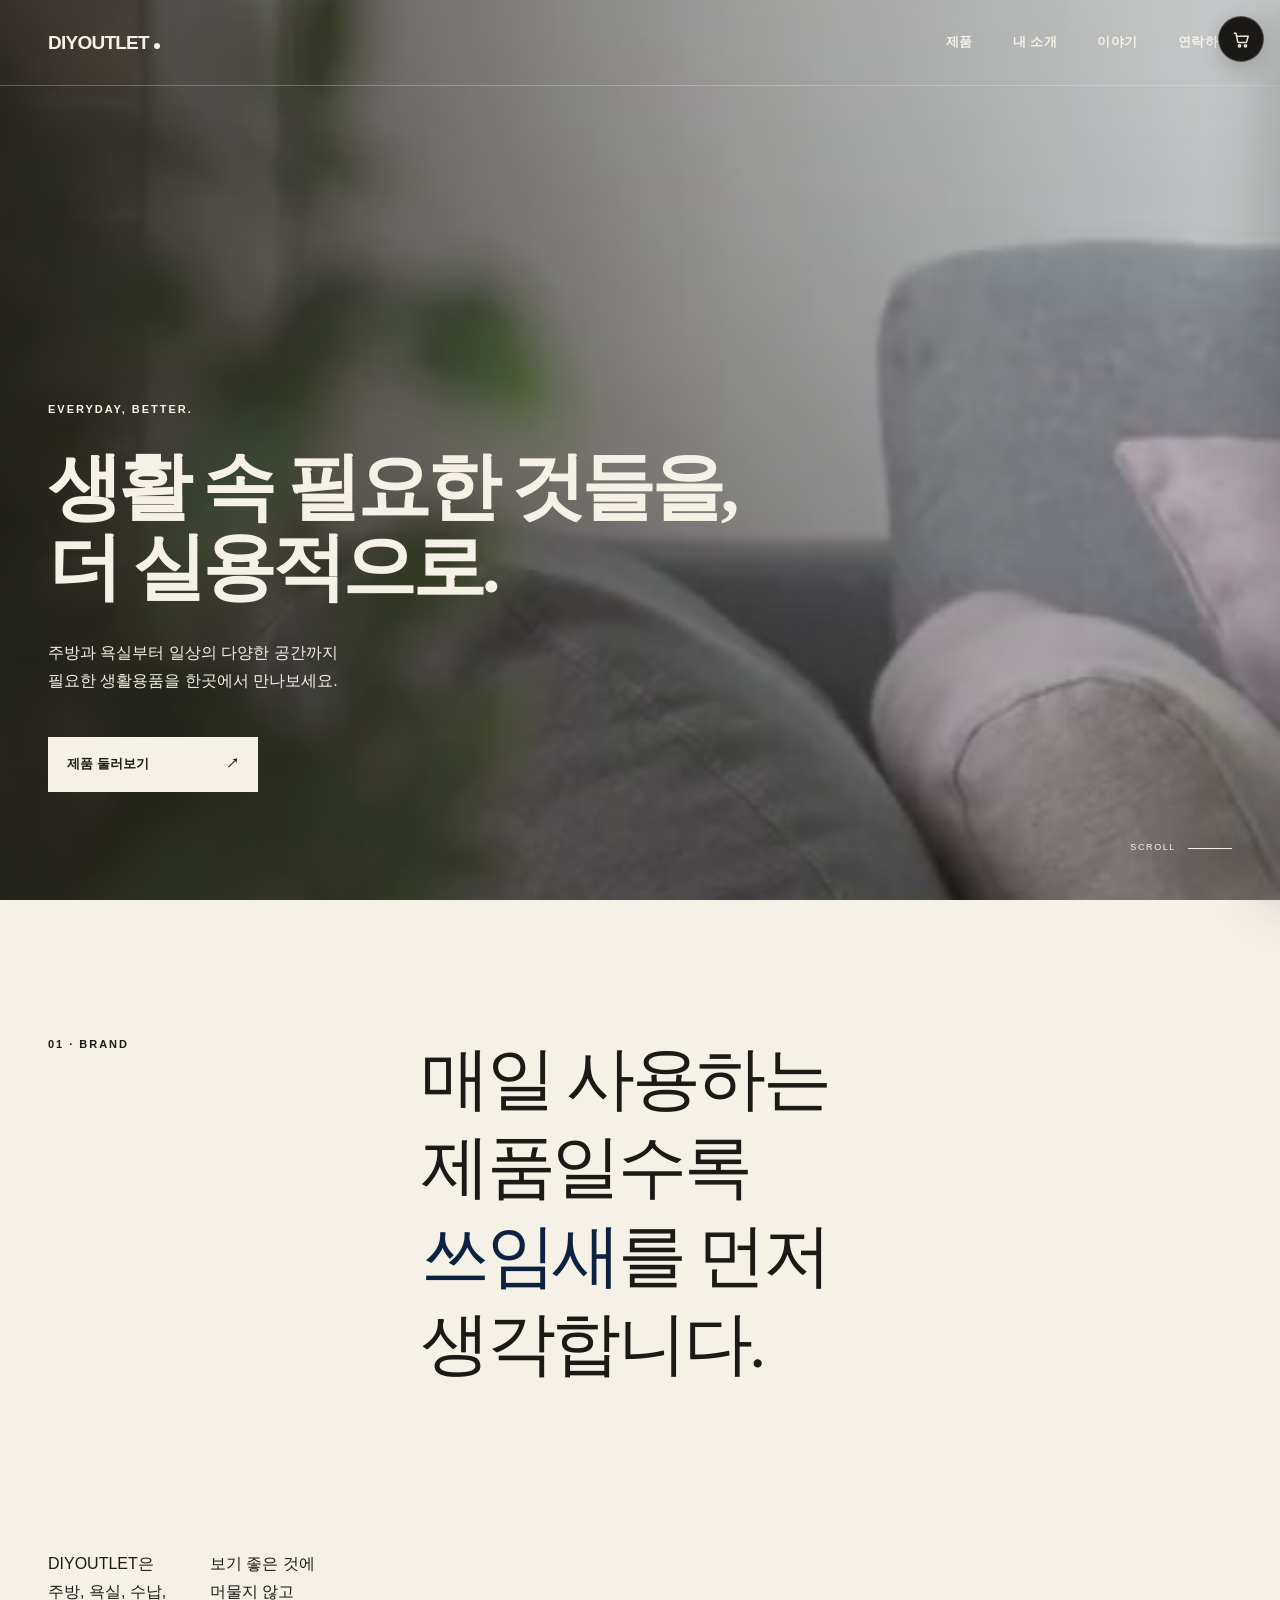
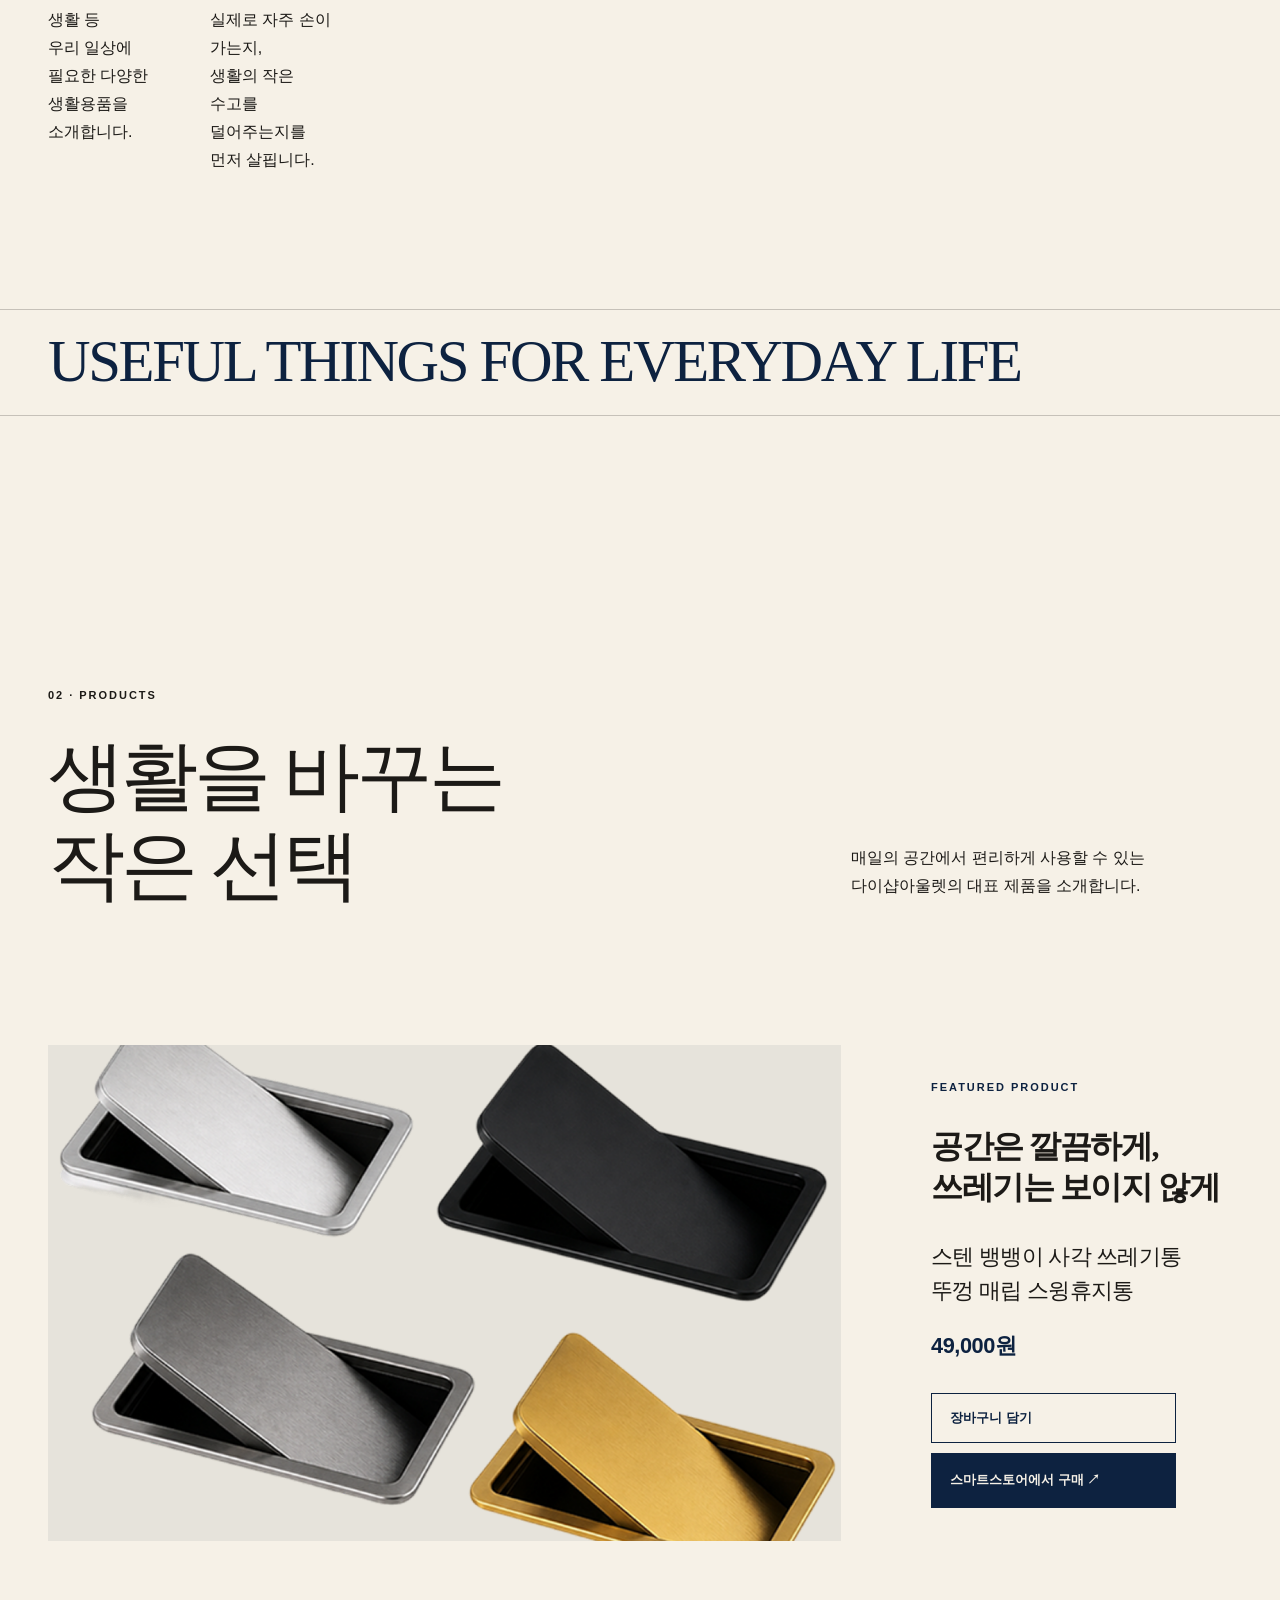
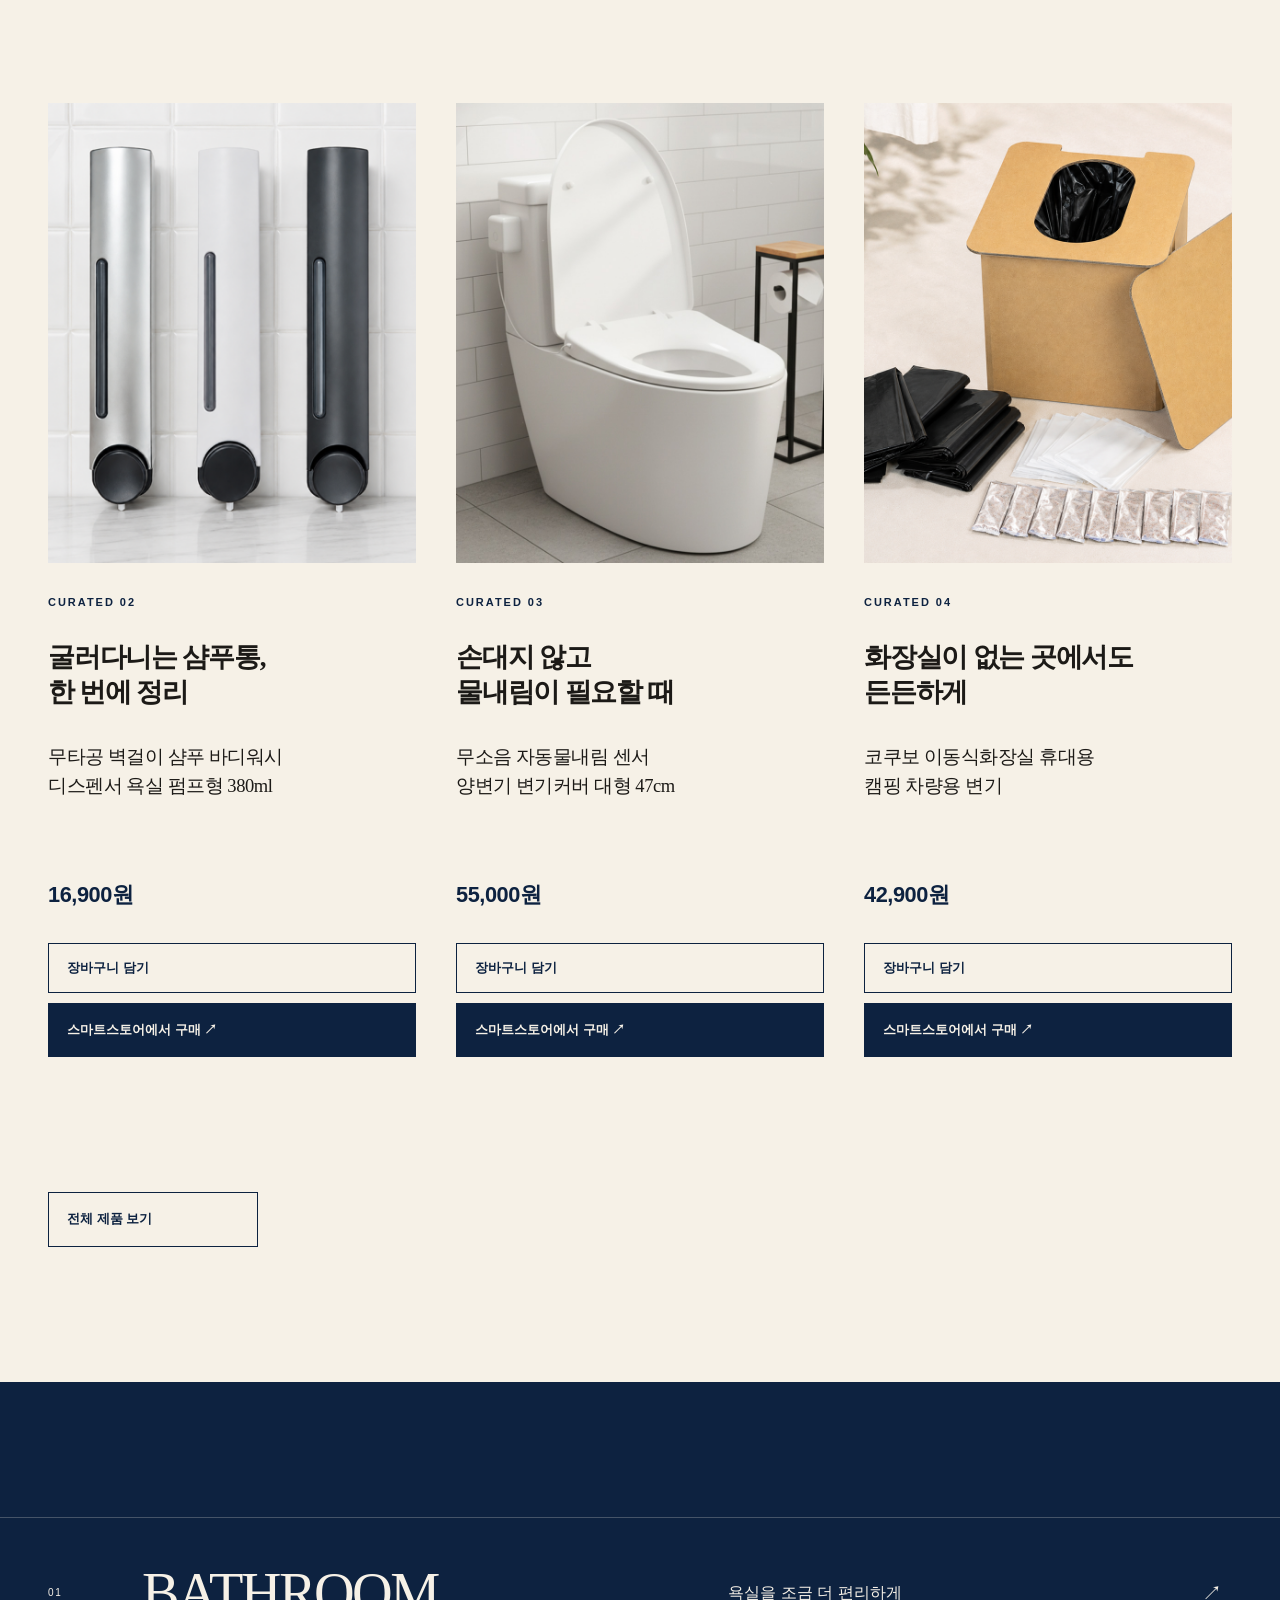
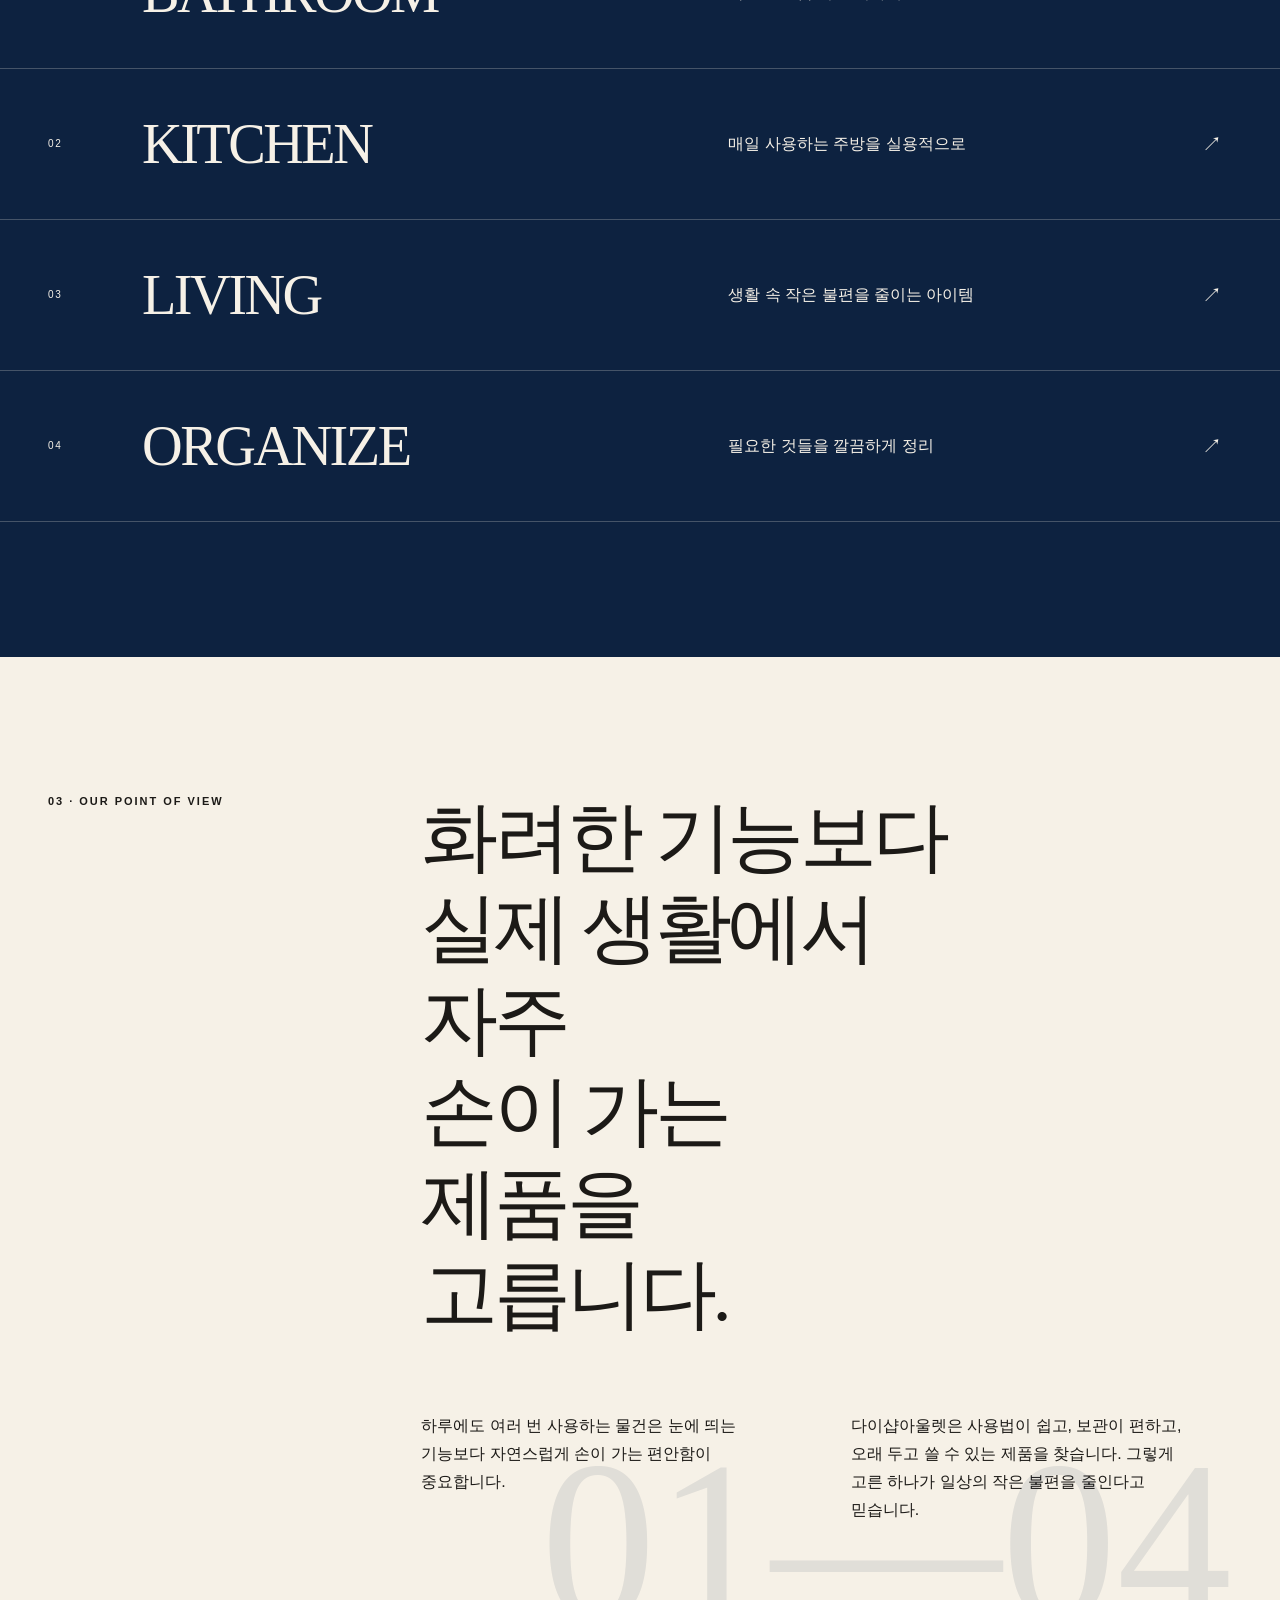
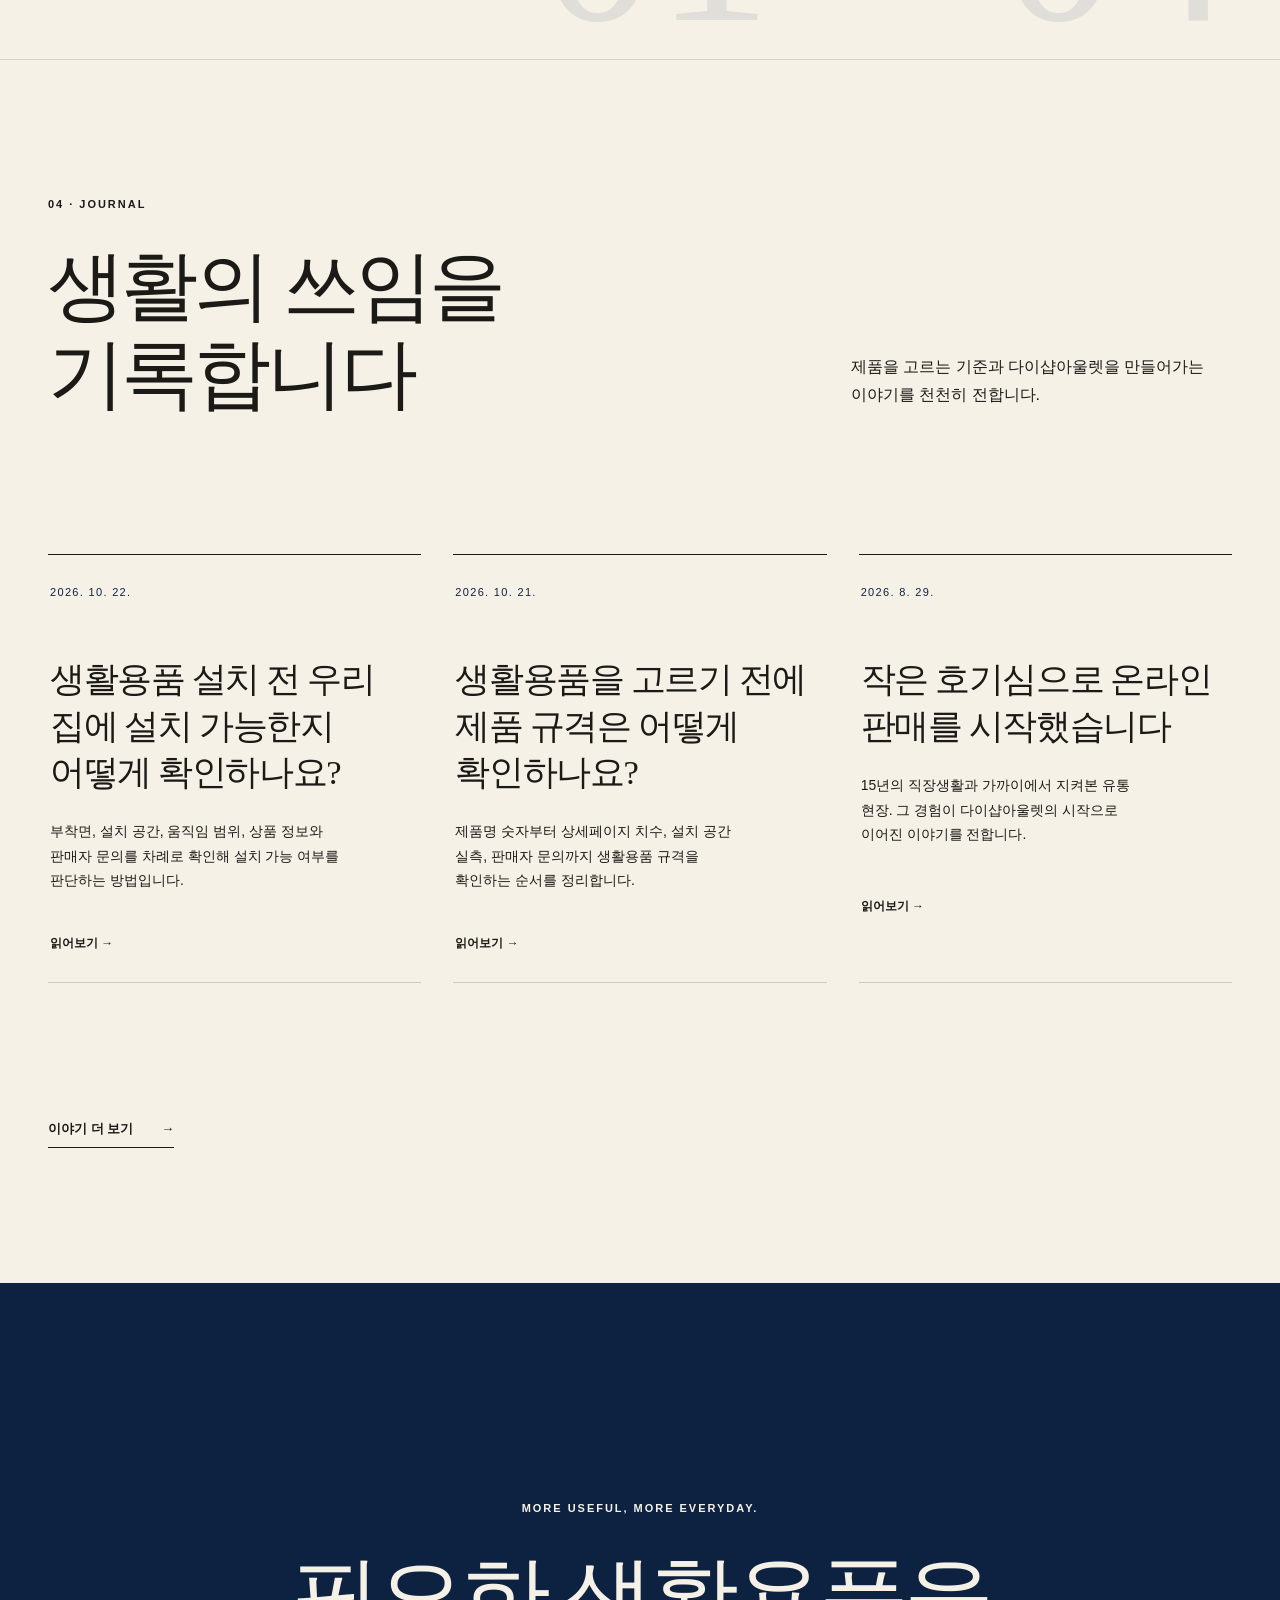
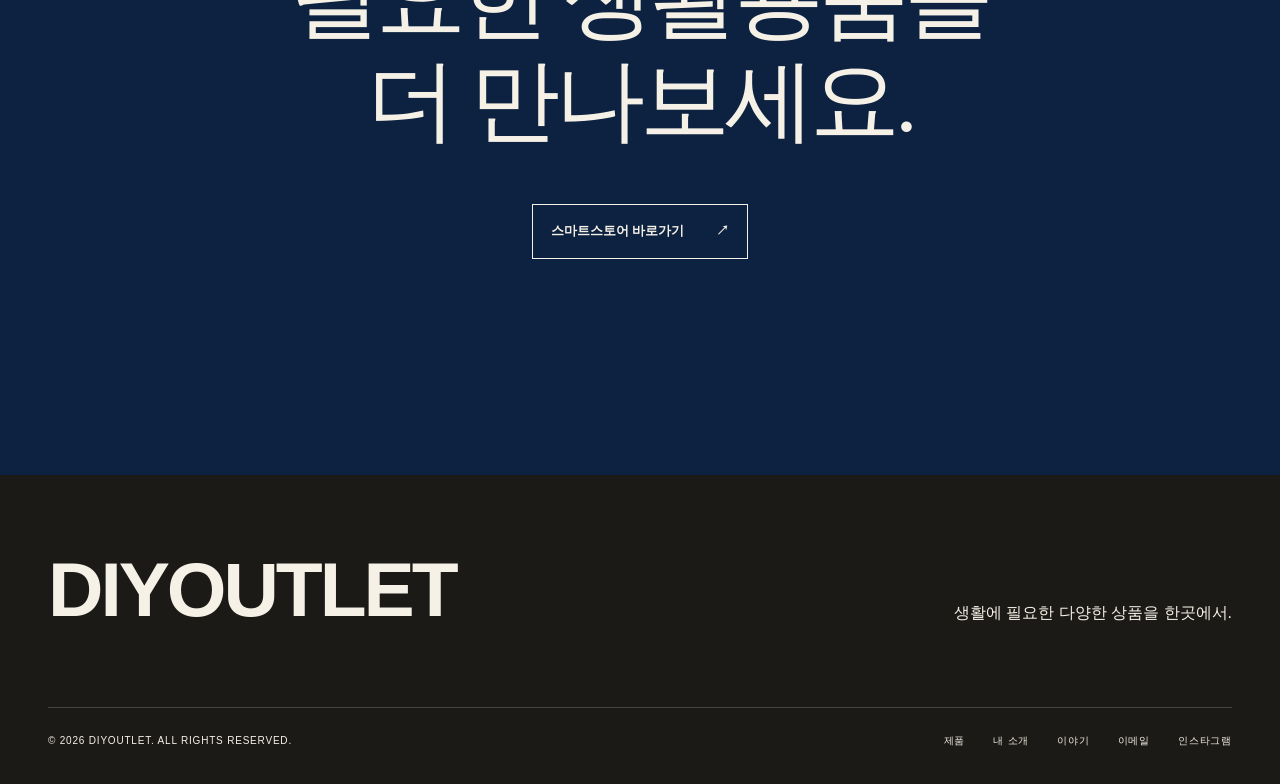
<file: index.html>
<!doctype html>
<html lang="ko">
<head>
  <meta charset="utf-8">
  <meta name="viewport" content="width=device-width, initial-scale=1">
  <meta name="description" content="생활 속 필요한 다양한 제품을 실용적으로 소개하는 생활용품 브랜드, 다이샵아울렛입니다.">
  <meta name="theme-color" content="#F6F1E7">
  <title>다이샵아울렛 | DIYOUTLET</title>
  <link rel="canonical" href="https://diyoutlet-homepage.vercel.app/">
  <meta property="og:type" content="website">
  <meta property="og:title" content="다이샵아울렛 | DIYOUTLET">
  <meta property="og:description" content="생활 속 필요한 다양한 제품을 실용적으로 소개하는 생활용품 브랜드, 다이샵아울렛입니다.">
  <meta property="og:url" content="https://diyoutlet-homepage.vercel.app/">
  <meta property="og:image" content="https://diyoutlet-homepage.vercel.app/assets/hero-poster.jpg">
  <script type="application/ld+json">
  {
    "@context": "https://schema.org",
    "@graph": [
      {
        "@type": "Organization",
        "@id": "https://diyoutlet-homepage.vercel.app/#organization",
        "name": "DIYOUTLET",
        "alternateName": "다이샵아울렛",
        "url": "https://diyoutlet-homepage.vercel.app/",
        "email": "bnt1195@naver.com",
        "sameAs": [
          "https://smartstore.naver.com/diyoutlet",
          "https://www.instagram.com/bntheim_1195/"
        ]
      },
      {
        "@type": "WebSite",
        "@id": "https://diyoutlet-homepage.vercel.app/#website",
        "name": "DIYOUTLET",
        "alternateName": "다이샵아울렛",
        "url": "https://diyoutlet-homepage.vercel.app/",
        "publisher": { "@id": "https://diyoutlet-homepage.vercel.app/#organization" },
        "inLanguage": "ko-KR"
      }
    ]
  }
  </script>
  <link rel="stylesheet" href="styles.css">
  <link rel="stylesheet" href="assets/cart.css">
  <script src="script.js?v=20260829-3" defer></script>
</head>
<body>
  <a class="skip-link" href="#main">본문으로 바로가기</a>

  <!-- 상단 네비게이션 -->
  <header class="site-header">
    <div class="container nav-inner">
      <a class="logo" href="#home" aria-label="DIYOUTLET 홈">
        <span>DIY</span>OUTLET<i aria-hidden="true"></i>
      </a>
      <button class="menu-toggle" type="button" aria-expanded="false" aria-controls="main-menu">
        <span class="sr-only">메뉴 열기</span>
        <span></span><span></span>
      </button>
      <nav class="main-menu" id="main-menu" aria-label="주 메뉴">
        <a href="products.html">제품</a>
        <a href="about.html">내 소개</a>
        <a href="story/">이야기</a>
        <a href="contact.html">연락하기</a>
      </nav>
    </div>
  </header>

  <main id="main">
    <!-- HERO: 스크롤 위치에 따라 영상 프레임이 움직입니다 -->
    <section class="hero" id="home">
      <div class="hero-image" aria-hidden="true">
        <picture class="hero-poster">
          <source media="(max-width: 580px)" srcset="assets/hero-poster-m.jpg?v=20260829-restore">
          <img src="assets/hero-poster.jpg?v=20260829-restore" alt="">
        </picture>
        <video class="hero-scrub-video" muted playsinline preload="auto" disablepictureinpicture tabindex="-1">
          <source media="(max-width: 580px)" src="assets/hero-scrub-m.mp4?v=20260829-restore" type="video/mp4">
          <source src="assets/hero-scrub.mp4?v=20260829-restore" type="video/mp4">
        </video>
      </div>
      <div class="hero-shade" aria-hidden="true"></div>
      <div class="container hero-content reveal">
        <p class="kicker">EVERYDAY, BETTER.</p>
        <h1><span>생활 속 필요한 것들을,</span><span>더 실용적으로.</span></h1>
        <p class="hero-description">주방과 욕실부터 일상의 다양한 공간까지<br>필요한 생활용품을 한곳에서 만나보세요.</p>
        <a class="button button-solid" href="#products">제품 둘러보기 <span aria-hidden="true">↗</span></a>
      </div>
      <div class="scroll-mark"><span>SCROLL</span><i></i></div>
    </section>

    <!-- 브랜드 소개 -->
    <section class="brand-section section" id="brand">
      <div class="container brand-intro">
        <p class="section-label reveal">01 · BRAND</p>
        <h2 class="statement reveal">매일 사용하는 제품일수록<br><em>쓰임새</em>를 먼저 생각합니다.</h2>
        <div class="brand-description reveal">
          <p>DIYOUTLET은 주방, 욕실, 수납, 생활 등<br>우리 일상에 필요한 다양한 생활용품을 소개합니다.</p>
          <p>보기 좋은 것에 머물지 않고 실제로 자주 손이 가는지,<br>생활의 작은 수고를 덜어주는지를 먼저 살핍니다.</p>
        </div>
      </div>
      <div class="marquee" aria-hidden="true">
        <div>USEFUL THINGS FOR EVERYDAY LIFE</div>
      </div>
    </section>

    <!-- 대표 제품: assets/product01~04.png 교체 가능 -->
    <section class="products section" id="products">
      <div class="container">
        <div class="section-heading reveal">
          <div><p class="section-label">02 · PRODUCTS</p><h2>생활을 바꾸는<br>작은 선택</h2></div>
          <p>매일의 공간에서 편리하게 사용할 수 있는<br>다이샵아울렛의 대표 제품을 소개합니다.</p>
        </div>

        <!-- products.json의 첫 제품은 대표 상품, 나머지는 큐레이션 카드로 표시됩니다 -->
        <div class="curated-products" data-product-curation>
          <p class="product-status">제품을 불러오는 중입니다.</p>
        </div>
        <a class="button curated-store-link" href="https://smartstore.naver.com/diyoutlet" target="_blank" rel="noopener noreferrer">전체 제품 보기</a>
      </div>
    </section>

    <!-- 카테고리 -->
    <section class="categories" aria-label="제품 카테고리">
      <div class="category category-bath reveal"><div class="container"><span>01</span><h2>BATHROOM</h2><p>욕실을 조금 더 편리하게</p><i aria-hidden="true">↗</i></div></div>
      <div class="category category-kitchen reveal"><div class="container"><span>02</span><h2>KITCHEN</h2><p>매일 사용하는 주방을 실용적으로</p><i aria-hidden="true">↗</i></div></div>
      <div class="category category-living reveal"><div class="container"><span>03</span><h2>LIVING</h2><p>생활 속 작은 불편을 줄이는 아이템</p><i aria-hidden="true">↗</i></div></div>
      <div class="category category-organize reveal"><div class="container"><span>04</span><h2>ORGANIZE</h2><p>필요한 것들을 깔끔하게 정리</p><i aria-hidden="true">↗</i></div></div>
    </section>

    <!-- 브랜드 이야기 -->
    <section class="story section" id="story">
      <div class="container story-grid">
        <p class="section-label reveal">03 · OUR POINT OF VIEW</p>
        <div>
          <h2 class="story-title reveal">화려한 기능보다<br>실제 생활에서 자주<br>손이 가는 제품을<br>고릅니다.</h2>
          <div class="story-body reveal">
            <p>하루에도 여러 번 사용하는 물건은 눈에 띄는 기능보다 자연스럽게 손이 가는 편안함이 중요합니다.</p>
            <p>다이샵아울렛은 사용법이 쉽고, 보관이 편하고, 오래 두고 쓸 수 있는 제품을 찾습니다. 그렇게 고른 하나가 일상의 작은 불편을 줄인다고 믿습니다.</p>
          </div>
        </div>
      </div>
      <div class="story-number" aria-hidden="true">01—04</div>
    </section>

    <!-- 최신 이야기는 story/posts.json에서 날짜순으로 3개를 불러옵니다 -->
    <section class="home-journal section" aria-labelledby="home-journal-title">
      <div class="container">
        <div class="section-heading reveal">
          <div><p class="section-label">04 · JOURNAL</p><h2 id="home-journal-title">생활의 쓰임을<br>기록합니다</h2></div>
          <p>제품을 고르는 기준과 다이샵아울렛을 만들어가는 이야기를 천천히 전합니다.</p>
        </div>
        <div class="home-story-grid" data-story-list data-limit="3">
          <p class="story-status">이야기를 불러오는 중입니다.</p>
        </div>
        <a class="text-link story-more-link" href="story/">이야기 더 보기 <span aria-hidden="true">→</span></a>
      </div>
    </section>

    <!-- 마지막 CTA / 문의 -->
    <section class="final-cta" id="contact">
      <div class="container reveal">
        <p>MORE USEFUL, MORE EVERYDAY.</p>
        <h2>필요한 생활용품을<br>더 만나보세요.</h2>
        <!-- 실제 스마트스토어 주소로 href를 교체하세요 -->
        <a class="button button-outline" href="#contact">스마트스토어 바로가기 <span aria-hidden="true">↗</span></a>
      </div>
    </section>
  </main>

  <!-- 푸터 -->
  <footer class="site-footer">
    <div class="container footer-top">
      <a class="footer-logo" href="#home"><span>DIY</span>OUTLET</a>
      <p>생활에 필요한 다양한 상품을 한곳에서.</p>
    </div>
    <div class="container footer-bottom">
      <p>© <span id="year"></span> DIYOUTLET. ALL RIGHTS RESERVED.</p>
      <div><a href="products.html">제품</a><a href="about.html">내 소개</a><a href="story/">이야기</a><a href="mailto:bnt1195@naver.com" target="_blank" rel="noopener noreferrer">이메일</a><a href="https://www.instagram.com/bntheim_1195/" target="_blank" rel="noopener noreferrer">인스타그램</a></div>
    </div>
  </footer>
  <script src="assets/cart.js" defer></script>
</body>
</html>
</file>
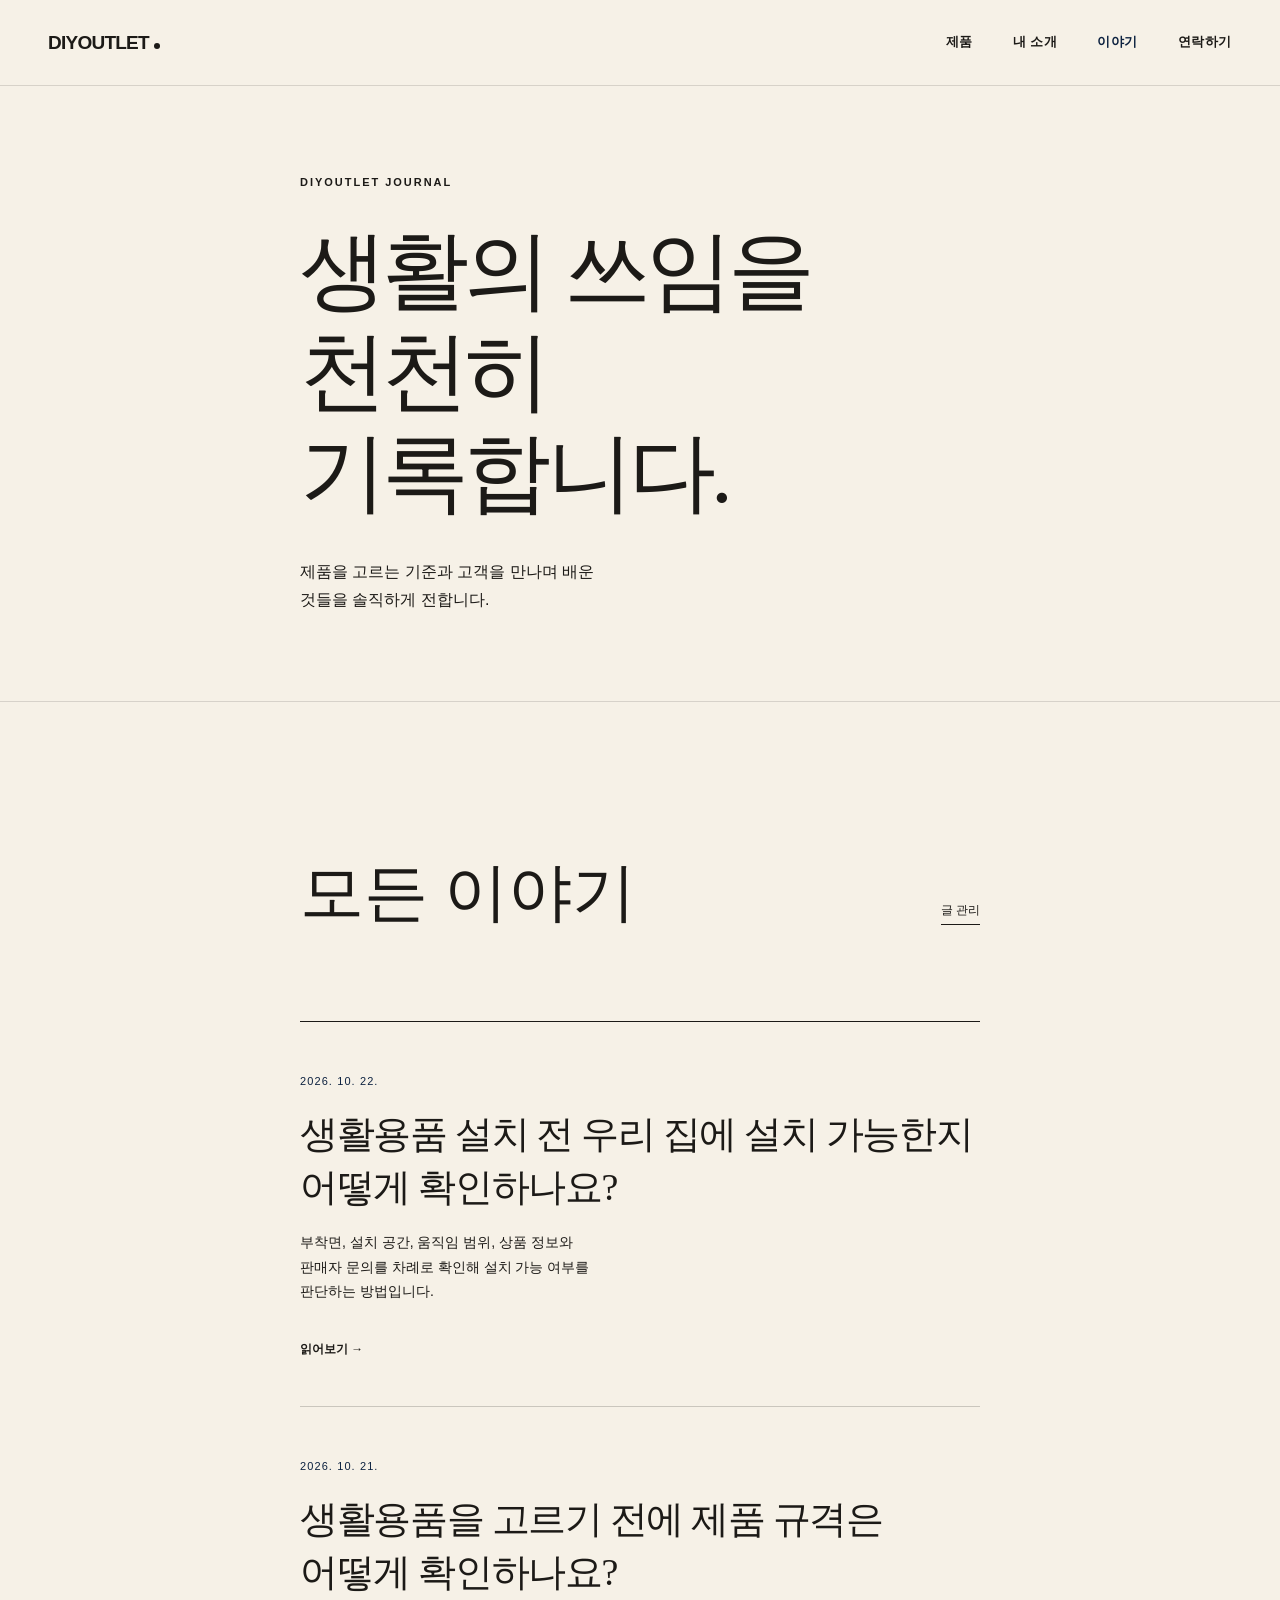
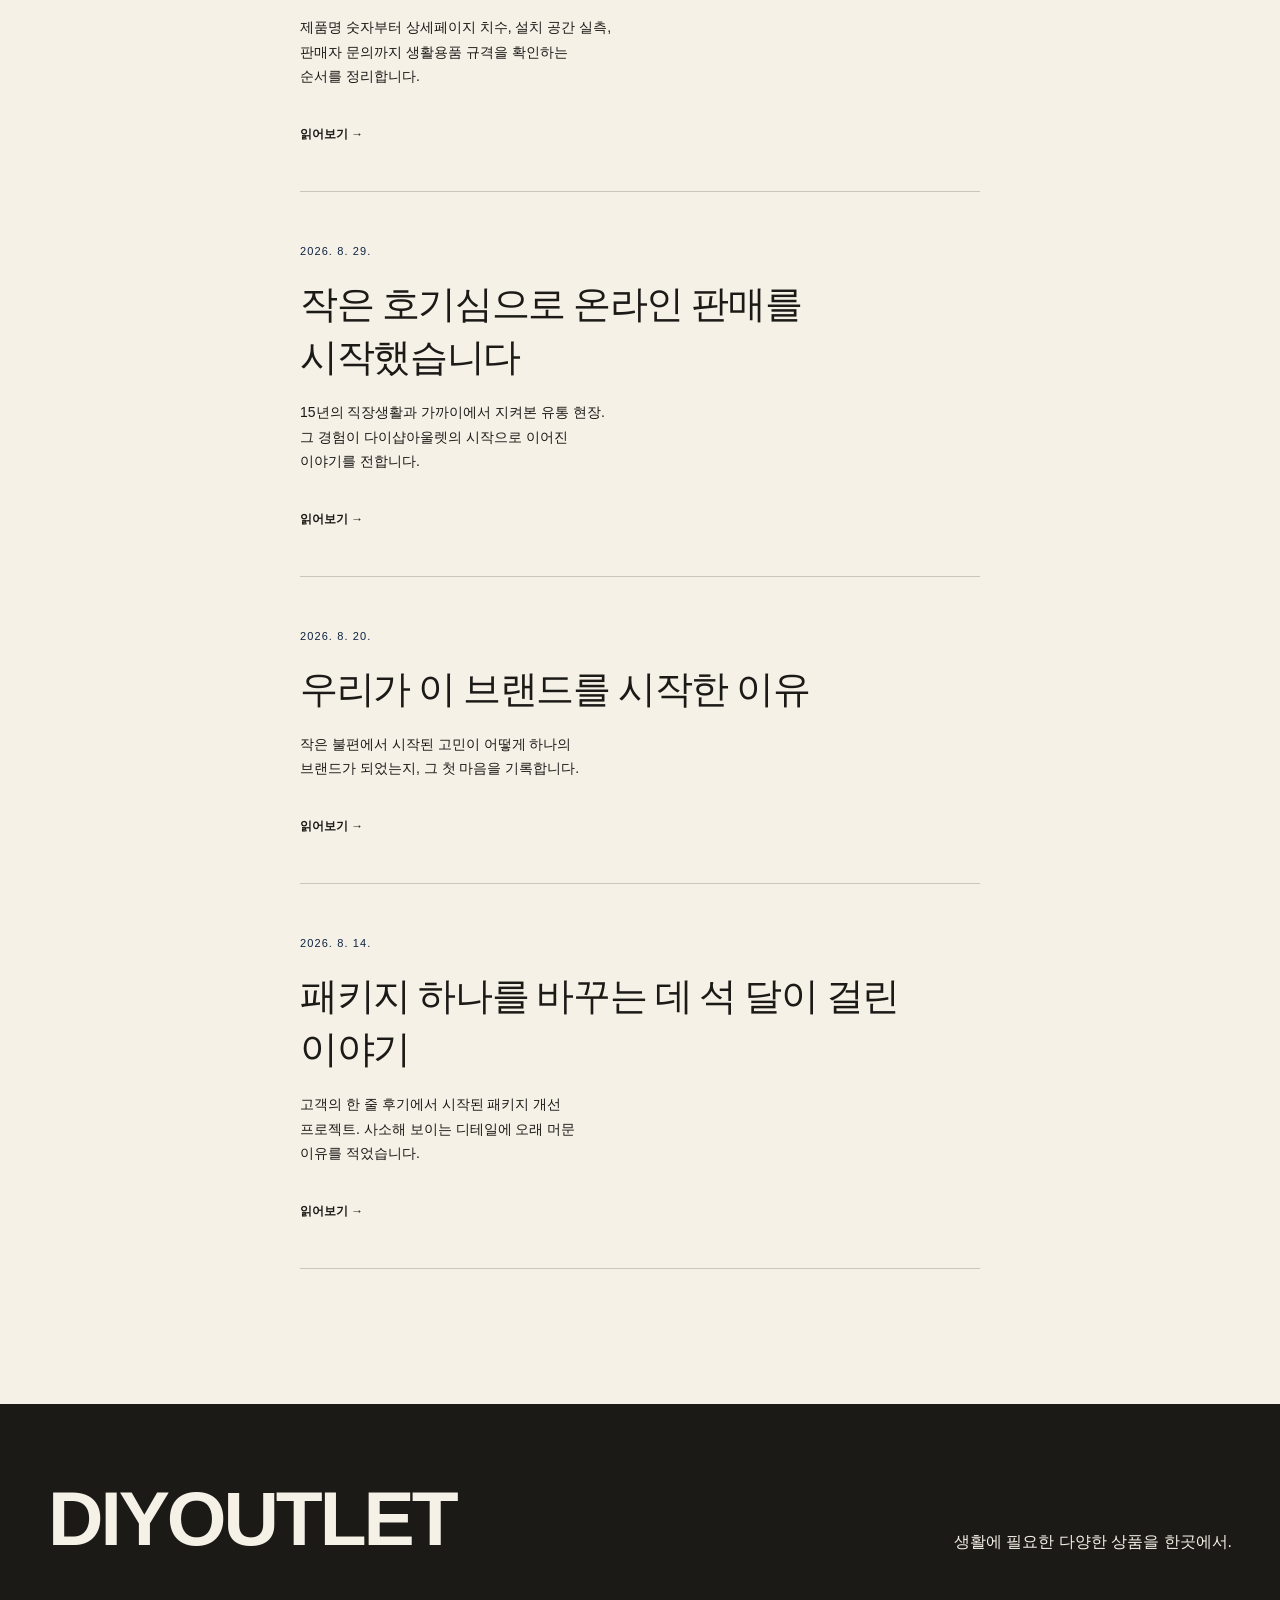
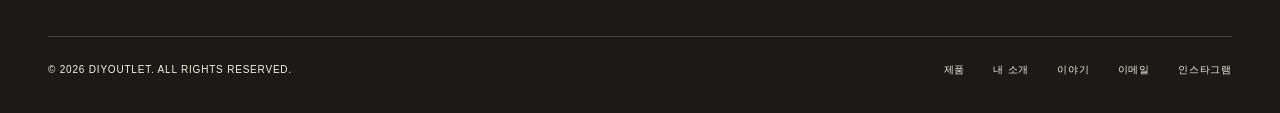
<file: story/index.html>
<!doctype html>
<html lang="ko">
<head>
  <meta charset="utf-8">
  <meta name="viewport" content="width=device-width, initial-scale=1">
  <meta name="description" content="다이샵아울렛이 제품을 고르고 고객을 만나는 이야기를 기록합니다.">
  <meta name="theme-color" content="#F6F1E7">
  <title>이야기 | DIYOUTLET</title>
  <link rel="canonical" href="https://diyoutlet-homepage.vercel.app/story/">
  <meta property="og:type" content="website">
  <meta property="og:title" content="이야기 | DIYOUTLET">
  <meta property="og:description" content="다이샵아울렛이 제품을 고르고 고객을 만나는 이야기를 기록합니다.">
  <meta property="og:url" content="https://diyoutlet-homepage.vercel.app/story/">
  <link rel="stylesheet" href="../styles.css">
  <script src="../script.js" defer></script>
</head>
<body class="story-page">
  <a class="skip-link" href="#main">본문으로 바로가기</a>

  <header class="site-header">
    <div class="container nav-inner">
      <a class="logo" href="../index.html" aria-label="DIYOUTLET 홈">
        <span>DIY</span>OUTLET<i aria-hidden="true"></i>
      </a>
      <button class="menu-toggle" type="button" aria-expanded="false" aria-controls="main-menu">
        <span class="sr-only">메뉴 열기</span>
        <span></span><span></span>
      </button>
      <nav class="main-menu" id="main-menu" aria-label="주 메뉴">
        <a href="../products.html">제품</a>
        <a href="../about.html">내 소개</a>
        <a href="index.html" aria-current="page">이야기</a>
        <a href="../contact.html">연락하기</a>
      </nav>
    </div>
  </header>

  <main id="main">
    <section class="story-archive-hero">
      <div class="story-wrap reveal">
        <p class="section-label">DIYOUTLET JOURNAL</p>
        <h1>생활의 쓰임을<br>천천히 기록합니다.</h1>
        <p>제품을 고르는 기준과 고객을 만나며 배운 것들을 솔직하게 전합니다.</p>
      </div>
    </section>

    <section class="story-archive section" aria-labelledby="story-list-title">
      <div class="story-wrap">
        <div class="story-list-heading reveal">
          <h2 id="story-list-title">모든 이야기</h2>
          <a href="admin.html">글 관리</a>
        </div>
        <ul class="story-list" id="story-list">
          <li class="story-status">이야기를 불러오는 중입니다.</li>
        </ul>
      </div>
    </section>
  </main>

  <footer class="site-footer">
    <div class="container footer-top">
      <a class="footer-logo" href="../index.html"><span>DIY</span>OUTLET</a>
      <p>생활에 필요한 다양한 상품을 한곳에서.</p>
    </div>
    <div class="container footer-bottom">
      <p>© <span id="year"></span> DIYOUTLET. ALL RIGHTS RESERVED.</p>
      <div><a href="../products.html">제품</a><a href="../about.html">내 소개</a><a href="index.html">이야기</a><a href="mailto:bnt1195@naver.com" target="_blank" rel="noopener noreferrer">이메일</a><a href="https://www.instagram.com/bntheim_1195/" target="_blank" rel="noopener noreferrer">인스타그램</a></div>
    </div>
  </footer>

  <script>
  (function () {
    var list = document.getElementById('story-list');

    function element(tag, className, text) {
      var node = document.createElement(tag);
      if (className) node.className = className;
      if (text != null) node.textContent = text;
      return node;
    }

    function formatDate(value) {
      var date = new Date(value + 'T00:00:00');
      if (isNaN(date)) return value || '';
      return date.getFullYear() + '. ' + (date.getMonth() + 1) + '. ' + date.getDate() + '.';
    }

    function postUrl(post) {
      return post.url ? String(post.url) : 'post.html?id=' + encodeURIComponent(post.id || '');
    }

    function render(posts) {
      if (!Array.isArray(posts) || posts.length === 0) {
        list.replaceChildren(element('li', 'story-status', '아직 올라온 이야기가 없습니다.'));
        return;
      }

      list.replaceChildren();
      posts.slice().sort(function (a, b) {
        return String(b.date || '').localeCompare(String(a.date || ''));
      }).forEach(function (post) {
        var item = element('li', 'story-list-card');
        var link = element('a');
        link.href = postUrl(post);

        var time = element('time', null, formatDate(post.date));
        time.setAttribute('datetime', String(post.date || ''));
        link.appendChild(time);
        link.appendChild(element('h2', null, String(post.title || '(제목 없음)')));
        if (post.summary) link.appendChild(element('p', 'story-summary', String(post.summary)));
        link.appendChild(element('span', 'story-card-arrow', '읽어보기 →'));
        item.appendChild(link);
        list.appendChild(item);
      });
    }

    fetch('posts.json', { cache: 'no-store' })
      .then(function (response) {
        if (!response.ok) throw new Error(response.status);
        return response.json();
      })
      .then(render)
      .catch(function () {
        list.replaceChildren(element('li', 'story-status', '이야기를 불러오지 못했습니다. 잠시 후 다시 확인해주세요.'));
      });
  })();
  </script>
</body>
</html>
</file>
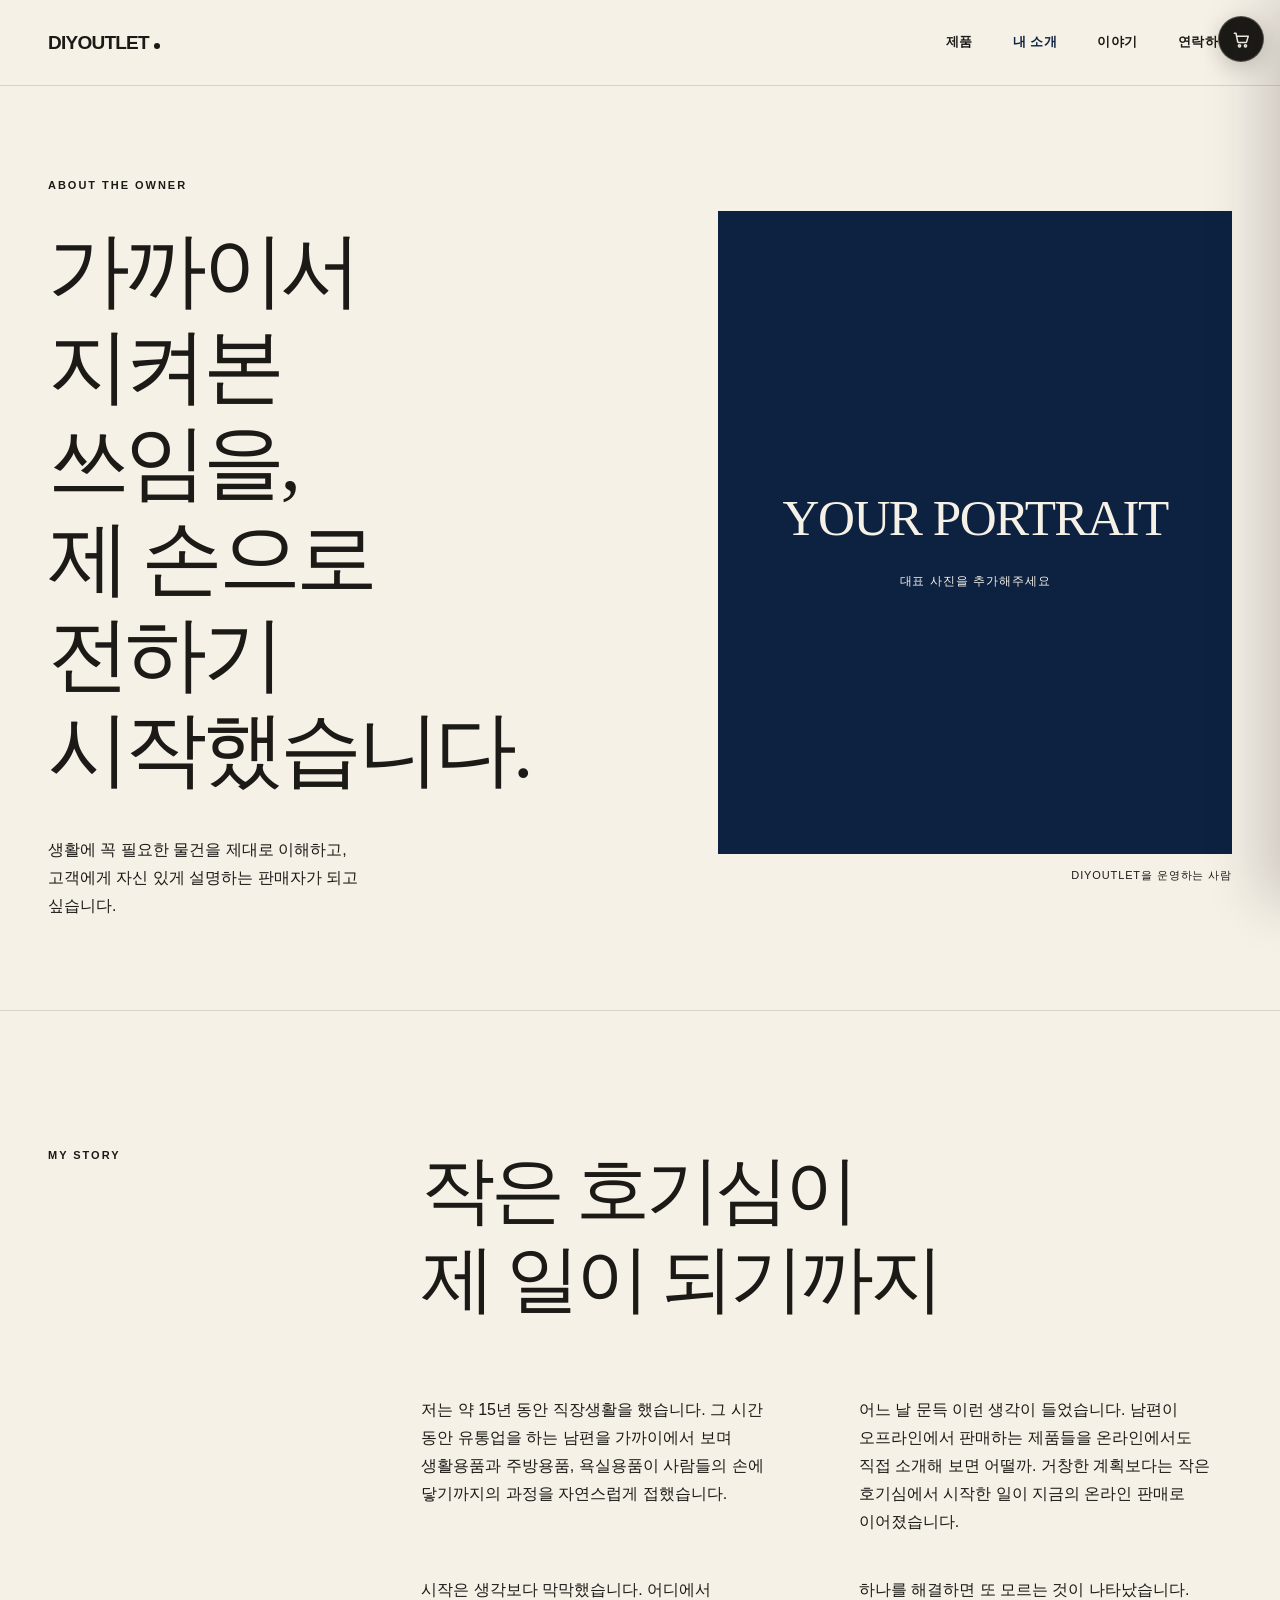
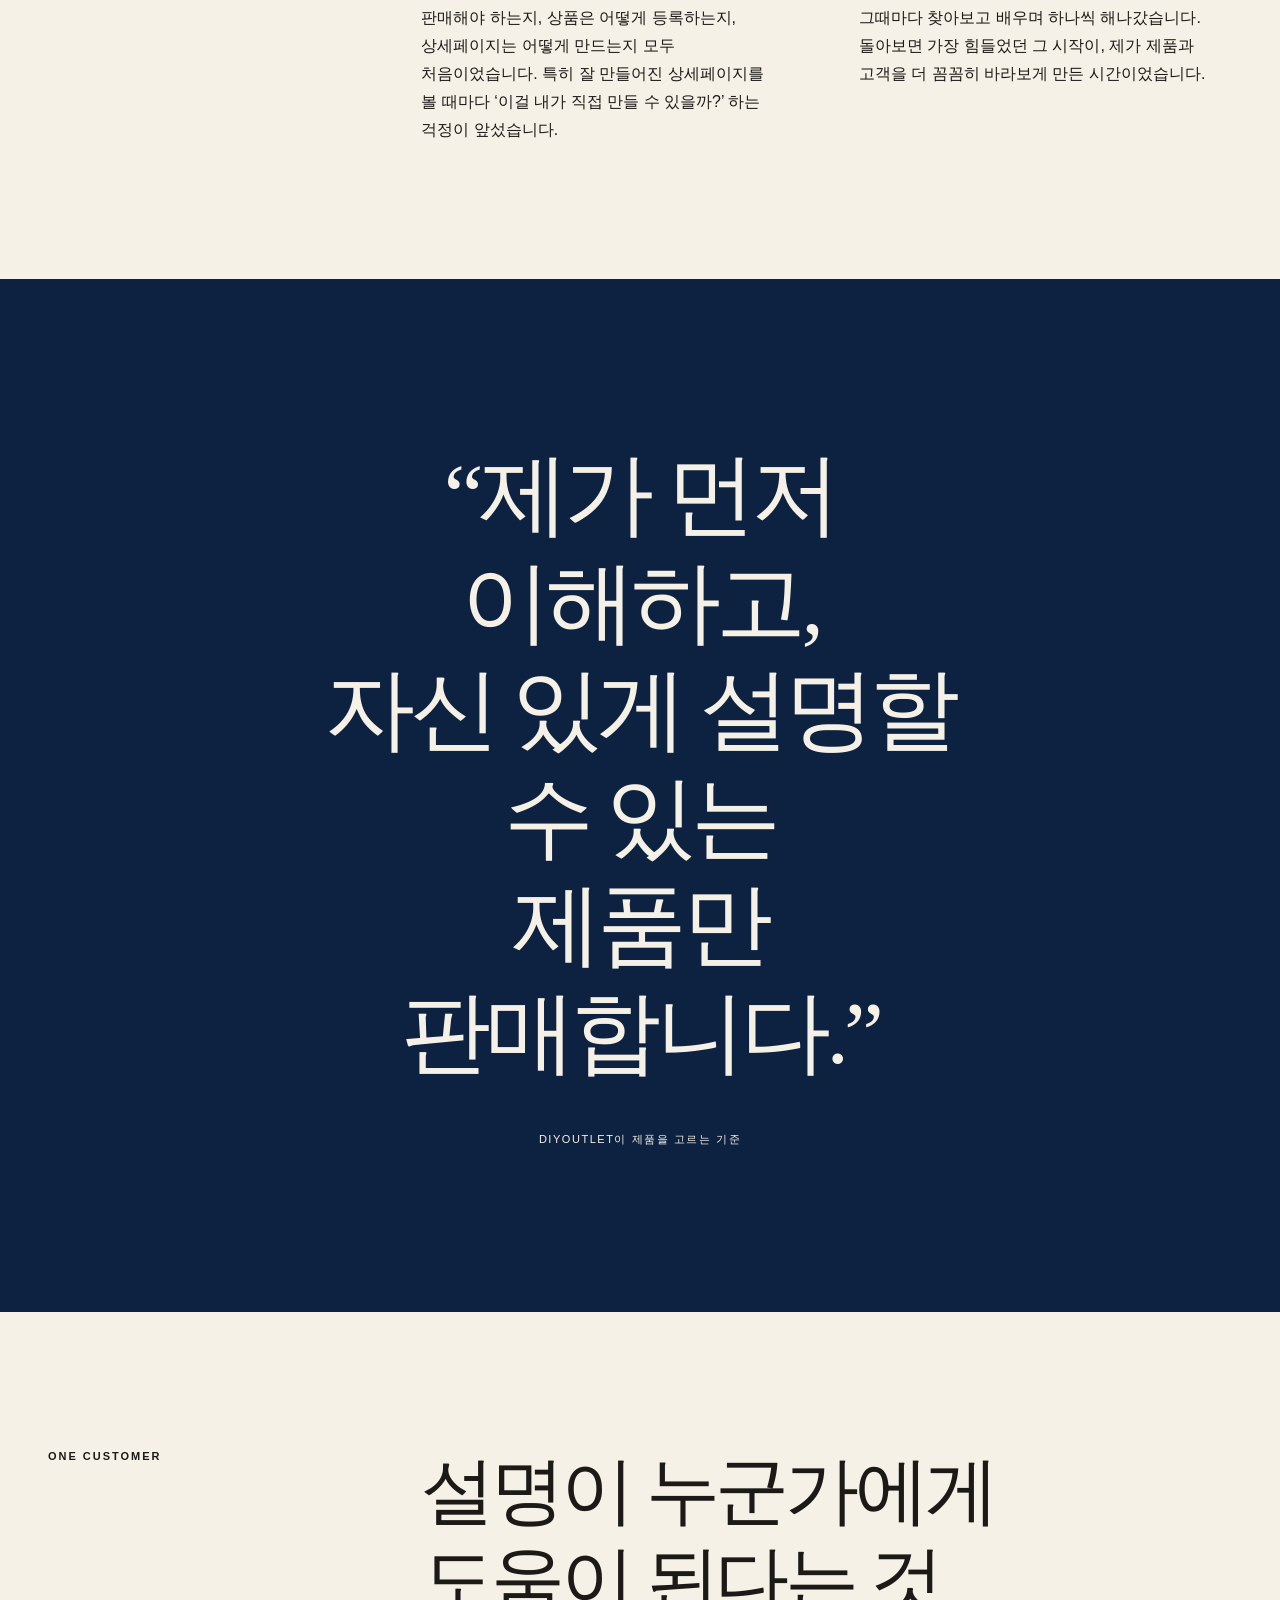
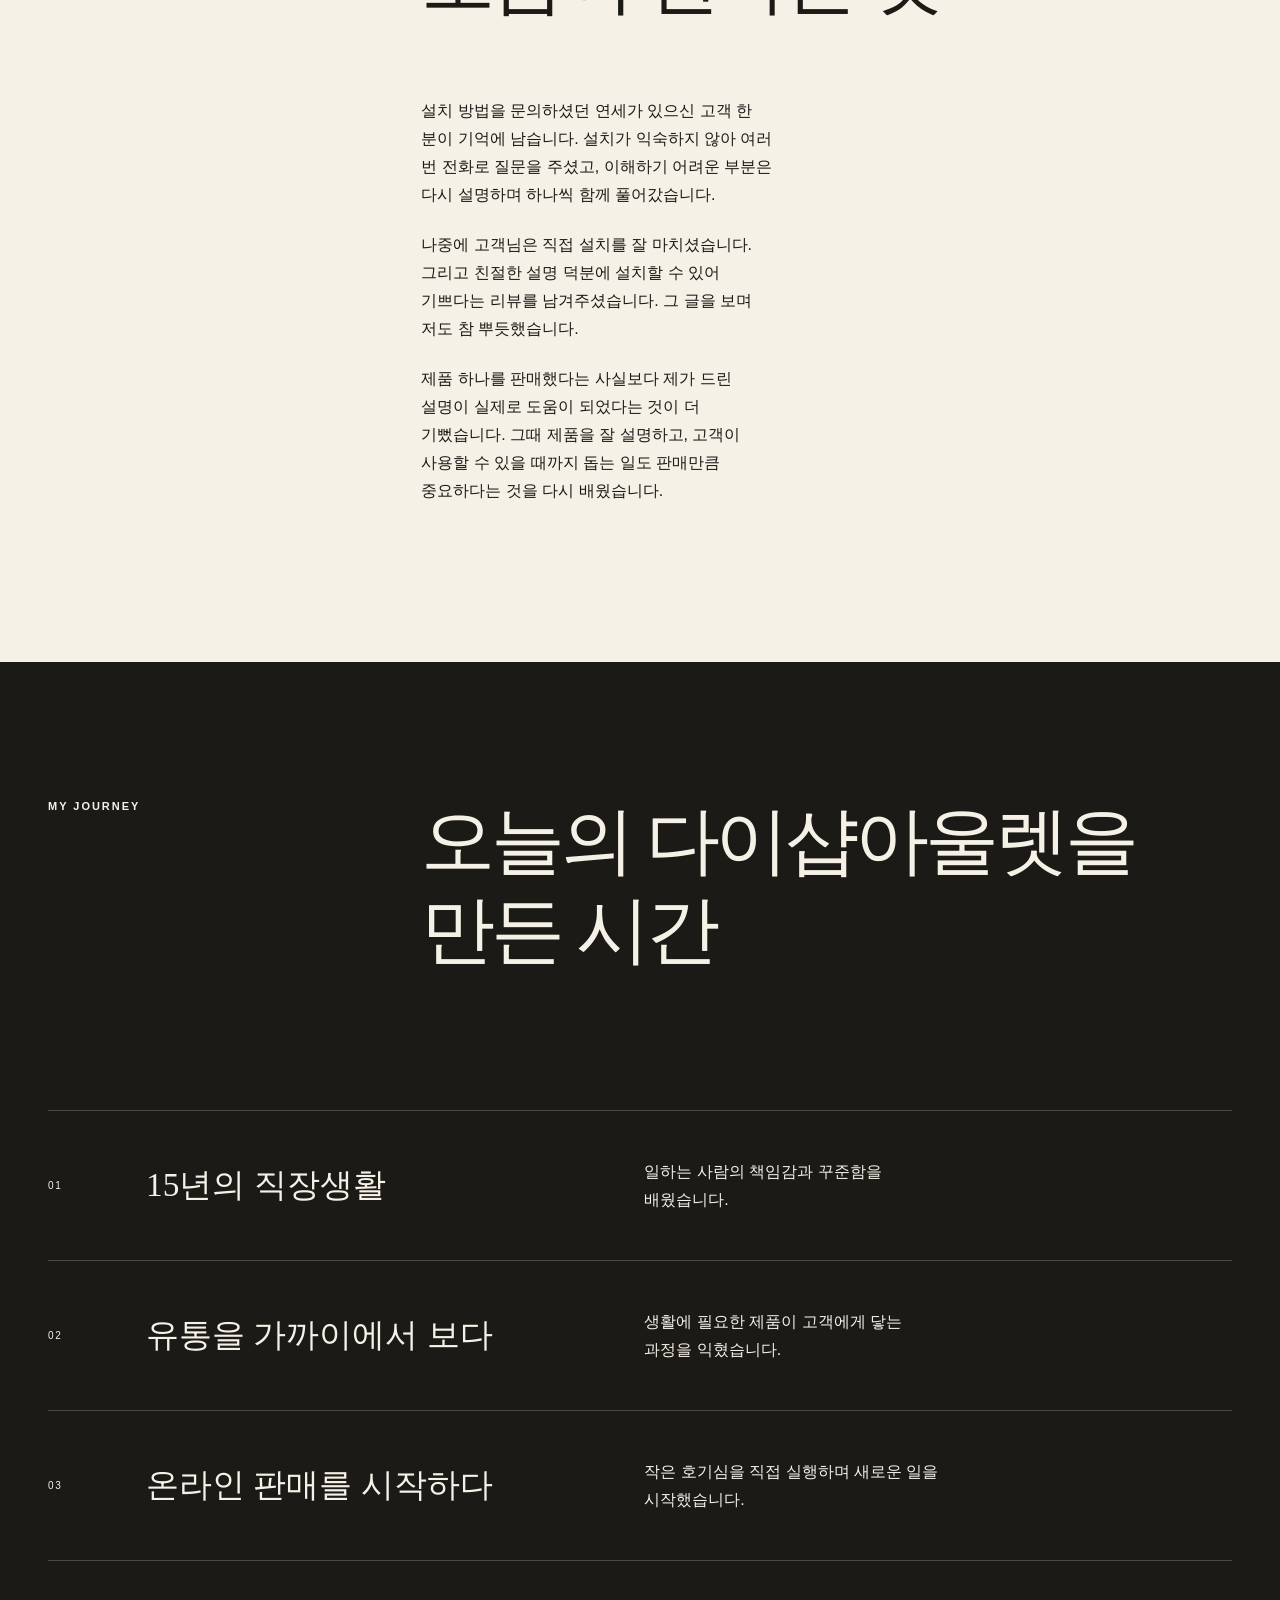
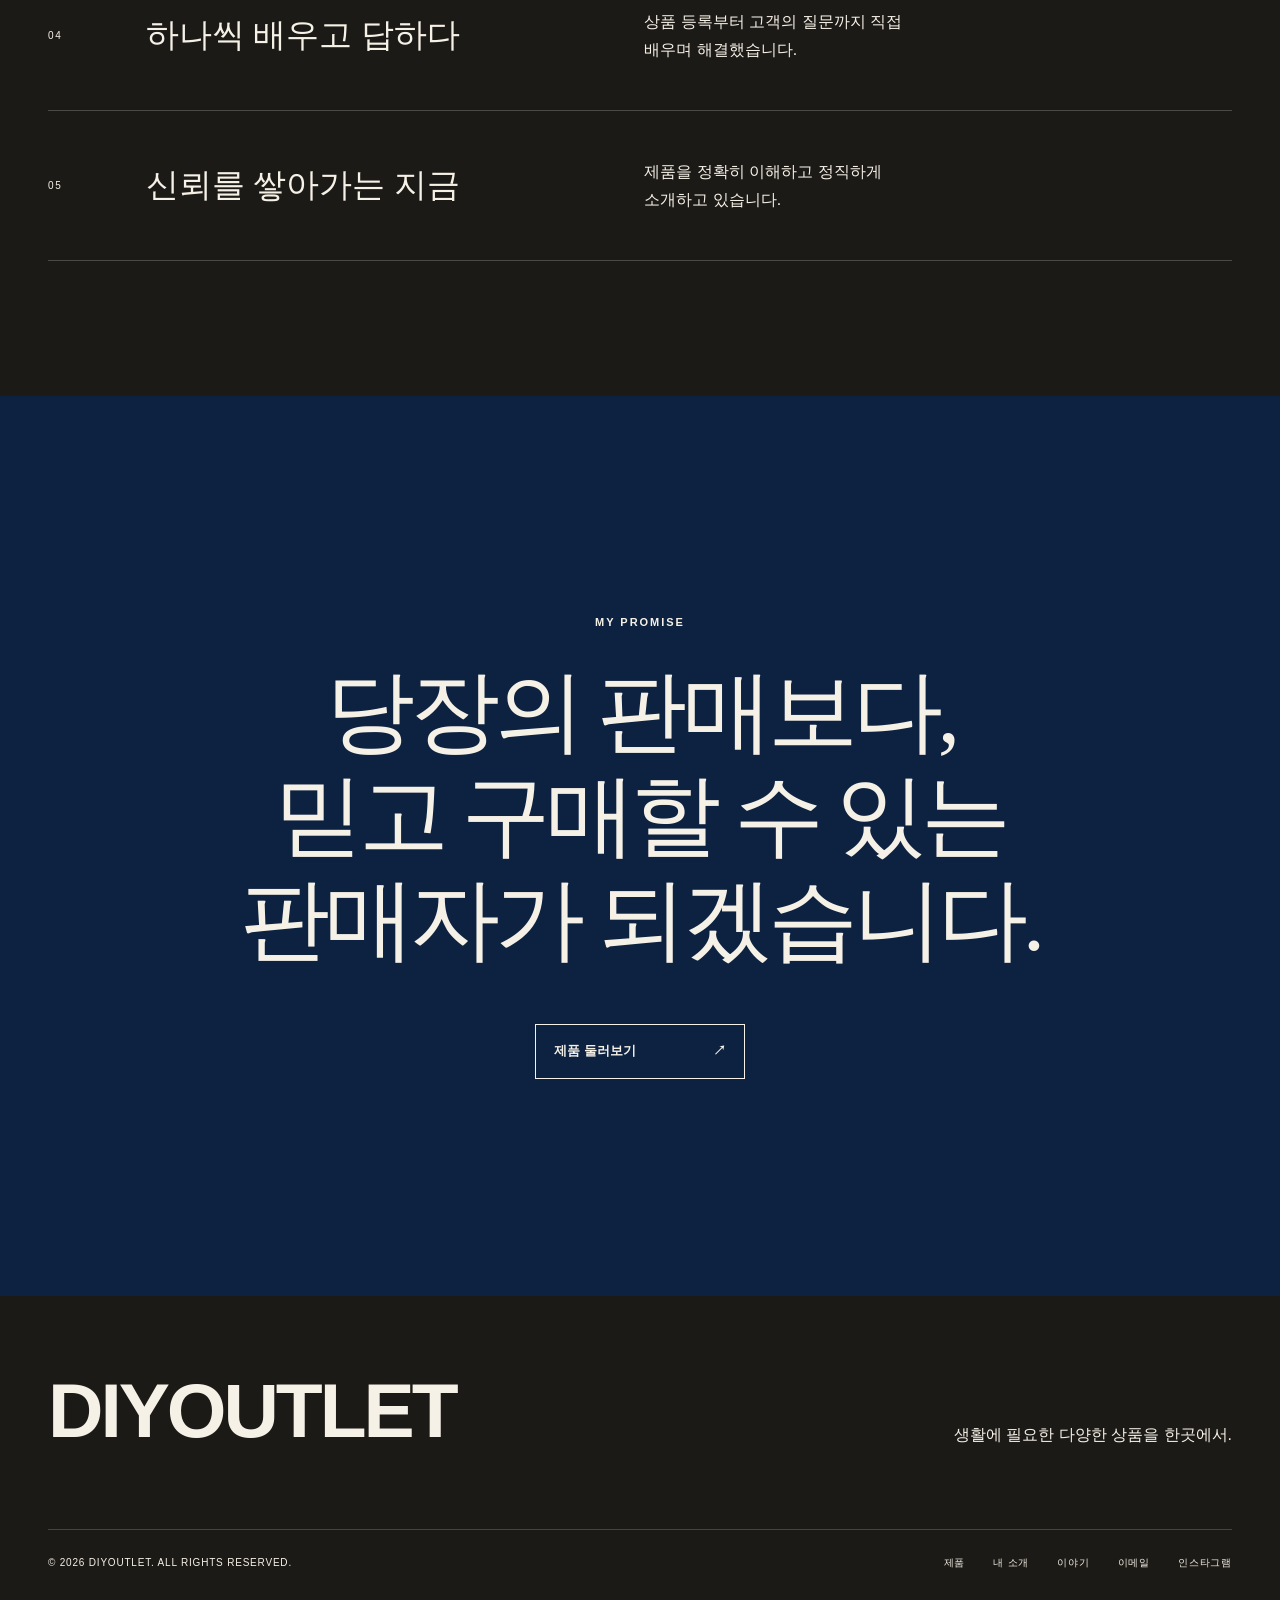
<file: about.html>
<!doctype html>
<html lang="ko">
<head>
  <meta charset="utf-8">
  <meta name="viewport" content="width=device-width, initial-scale=1">
  <meta name="description" content="생활의 쓰임을 이해하고 정직하게 소개하는 다이샵아울렛 운영자의 이야기입니다.">
  <meta name="theme-color" content="#F6F1E7">
  <title>내 소개 | DIYOUTLET</title>
  <link rel="canonical" href="https://diyoutlet-homepage.vercel.app/about.html">
  <meta property="og:type" content="website">
  <meta property="og:title" content="내 소개 | DIYOUTLET">
  <meta property="og:description" content="생활의 쓰임을 이해하고 정직하게 소개하는 다이샵아울렛 운영자의 이야기입니다.">
  <meta property="og:url" content="https://diyoutlet-homepage.vercel.app/about.html">
  <link rel="stylesheet" href="styles.css">
  <link rel="stylesheet" href="assets/cart.css">
  <script src="script.js" defer></script>
</head>
<body class="about-page">
  <a class="skip-link" href="#main">본문으로 바로가기</a>

  <!-- 소개 페이지 상단 네비게이션 -->
  <header class="site-header">
    <div class="container nav-inner">
      <a class="logo" href="index.html" aria-label="DIYOUTLET 홈">
        <span>DIY</span>OUTLET<i aria-hidden="true"></i>
      </a>
      <button class="menu-toggle" type="button" aria-expanded="false" aria-controls="main-menu">
        <span class="sr-only">메뉴 열기</span>
        <span></span><span></span>
      </button>
      <nav class="main-menu" id="main-menu" aria-label="주 메뉴">
        <a href="products.html">제품</a>
        <a href="about.html" aria-current="page">내 소개</a>
        <a href="story/">이야기</a>
        <a href="contact.html">연락하기</a>
      </nav>
    </div>
  </header>

  <main id="main">
    <!-- 대표 사진을 준비하면 아래 영역의 내용을 사진으로 교체하세요 -->
    <section class="about-hero">
      <div class="container about-hero-grid">
        <div class="about-hero-copy reveal">
          <p class="section-label">ABOUT THE OWNER</p>
          <h1>가까이서 지켜본 쓰임을,<br>제 손으로 전하기<br>시작했습니다.</h1>
          <p>생활에 꼭 필요한 물건을 제대로 이해하고, 고객에게 자신 있게 설명하는 판매자가 되고 싶습니다.</p>
        </div>
        <figure class="about-portrait reveal">
          <div class="photo-placeholder">
            <span>YOUR PORTRAIT</span>
            <p>대표 사진을 추가해주세요</p>
          </div>
          <figcaption>DIYOUTLET을 운영하는 사람</figcaption>
        </figure>
      </div>
    </section>

    <!-- 인터뷰 답변을 바탕으로 정리한 1인칭 이야기 -->
    <section class="about-story section">
      <div class="container about-story-grid">
        <p class="section-label reveal">MY STORY</p>
        <div class="about-prose">
          <h2 class="reveal">작은 호기심이<br>제 일이 되기까지</h2>
          <div class="about-prose-columns reveal">
            <p>저는 약 15년 동안 직장생활을 했습니다. 그 시간 동안 유통업을 하는 남편을 가까이에서 보며 생활용품과 주방용품, 욕실용품이 사람들의 손에 닿기까지의 과정을 자연스럽게 접했습니다.</p>
            <p>어느 날 문득 이런 생각이 들었습니다. 남편이 오프라인에서 판매하는 제품들을 온라인에서도 직접 소개해 보면 어떨까. 거창한 계획보다는 작은 호기심에서 시작한 일이 지금의 온라인 판매로 이어졌습니다.</p>
            <p>시작은 생각보다 막막했습니다. 어디에서 판매해야 하는지, 상품은 어떻게 등록하는지, 상세페이지는 어떻게 만드는지 모두 처음이었습니다. 특히 잘 만들어진 상세페이지를 볼 때마다 ‘이걸 내가 직접 만들 수 있을까?’ 하는 걱정이 앞섰습니다.</p>
            <p>하나를 해결하면 또 모르는 것이 나타났습니다. 그때마다 찾아보고 배우며 하나씩 해나갔습니다. 돌아보면 가장 힘들었던 그 시작이, 제가 제품과 고객을 더 꼼꼼히 바라보게 만든 시간이었습니다.</p>
          </div>
        </div>
      </div>
    </section>

    <!-- 운영 원칙 -->
    <blockquote class="owner-quote">
      <div class="container reveal">
        <p>“제가 먼저 이해하고,<br>자신 있게 설명할 수 있는<br>제품만 판매합니다.”</p>
        <cite>DIYOUTLET이 제품을 고르는 기준</cite>
      </div>
    </blockquote>

    <!-- 기억에 남는 고객 이야기 -->
    <section class="customer-story section">
      <div class="container customer-story-grid">
        <p class="section-label reveal">ONE CUSTOMER</p>
        <div class="reveal">
          <h2>설명이 누군가에게<br>도움이 된다는 것</h2>
          <p>설치 방법을 문의하셨던 연세가 있으신 고객 한 분이 기억에 남습니다. 설치가 익숙하지 않아 여러 번 전화로 질문을 주셨고, 이해하기 어려운 부분은 다시 설명하며 하나씩 함께 풀어갔습니다.</p>
          <p>나중에 고객님은 직접 설치를 잘 마치셨습니다. 그리고 친절한 설명 덕분에 설치할 수 있어 기쁘다는 리뷰를 남겨주셨습니다. 그 글을 보며 저도 참 뿌듯했습니다.</p>
          <p>제품 하나를 판매했다는 사실보다 제가 드린 설명이 실제로 도움이 되었다는 것이 더 기뻤습니다. 그때 제품을 잘 설명하고, 고객이 사용할 수 있을 때까지 돕는 일도 판매만큼 중요하다는 것을 다시 배웠습니다.</p>
        </div>
      </div>
    </section>

    <!-- 연혁: 정확한 연도 대신 실제 여정의 순서로 구성했습니다 -->
    <section class="owner-timeline section" aria-labelledby="timeline-title">
      <div class="container">
        <div class="timeline-heading reveal">
          <p class="section-label">MY JOURNEY</p>
          <h2 id="timeline-title">오늘의 다이샵아울렛을<br>만든 시간</h2>
        </div>
        <ol class="timeline-list">
          <li class="reveal"><span>01</span><h3>15년의 직장생활</h3><p>일하는 사람의 책임감과 꾸준함을 배웠습니다.</p></li>
          <li class="reveal"><span>02</span><h3>유통을 가까이에서 보다</h3><p>생활에 필요한 제품이 고객에게 닿는 과정을 익혔습니다.</p></li>
          <li class="reveal"><span>03</span><h3>온라인 판매를 시작하다</h3><p>작은 호기심을 직접 실행하며 새로운 일을 시작했습니다.</p></li>
          <li class="reveal"><span>04</span><h3>하나씩 배우고 답하다</h3><p>상품 등록부터 고객의 질문까지 직접 배우며 해결했습니다.</p></li>
          <li class="reveal"><span>05</span><h3>신뢰를 쌓아가는 지금</h3><p>제품을 정확히 이해하고 정직하게 소개하고 있습니다.</p></li>
        </ol>
      </div>
    </section>

    <!-- 앞으로의 약속 -->
    <section class="owner-promise">
      <div class="container reveal">
        <p>MY PROMISE</p>
        <h2>당장의 판매보다,<br>믿고 구매할 수 있는<br>판매자가 되겠습니다.</h2>
        <a class="button button-outline" href="products.html">제품 둘러보기 <span aria-hidden="true">↗</span></a>
      </div>
    </section>
  </main>

  <footer class="site-footer">
    <div class="container footer-top">
      <a class="footer-logo" href="index.html"><span>DIY</span>OUTLET</a>
      <p>생활에 필요한 다양한 상품을 한곳에서.</p>
    </div>
    <div class="container footer-bottom">
      <p>© <span id="year"></span> DIYOUTLET. ALL RIGHTS RESERVED.</p>
      <div><a href="products.html">제품</a><a href="about.html">내 소개</a><a href="story/">이야기</a><a href="mailto:bnt1195@naver.com" target="_blank" rel="noopener noreferrer">이메일</a><a href="https://www.instagram.com/bntheim_1195/" target="_blank" rel="noopener noreferrer">인스타그램</a></div>
    </div>
  </footer>
  <script src="assets/cart.js" defer></script>
</body>
</html>
</file>
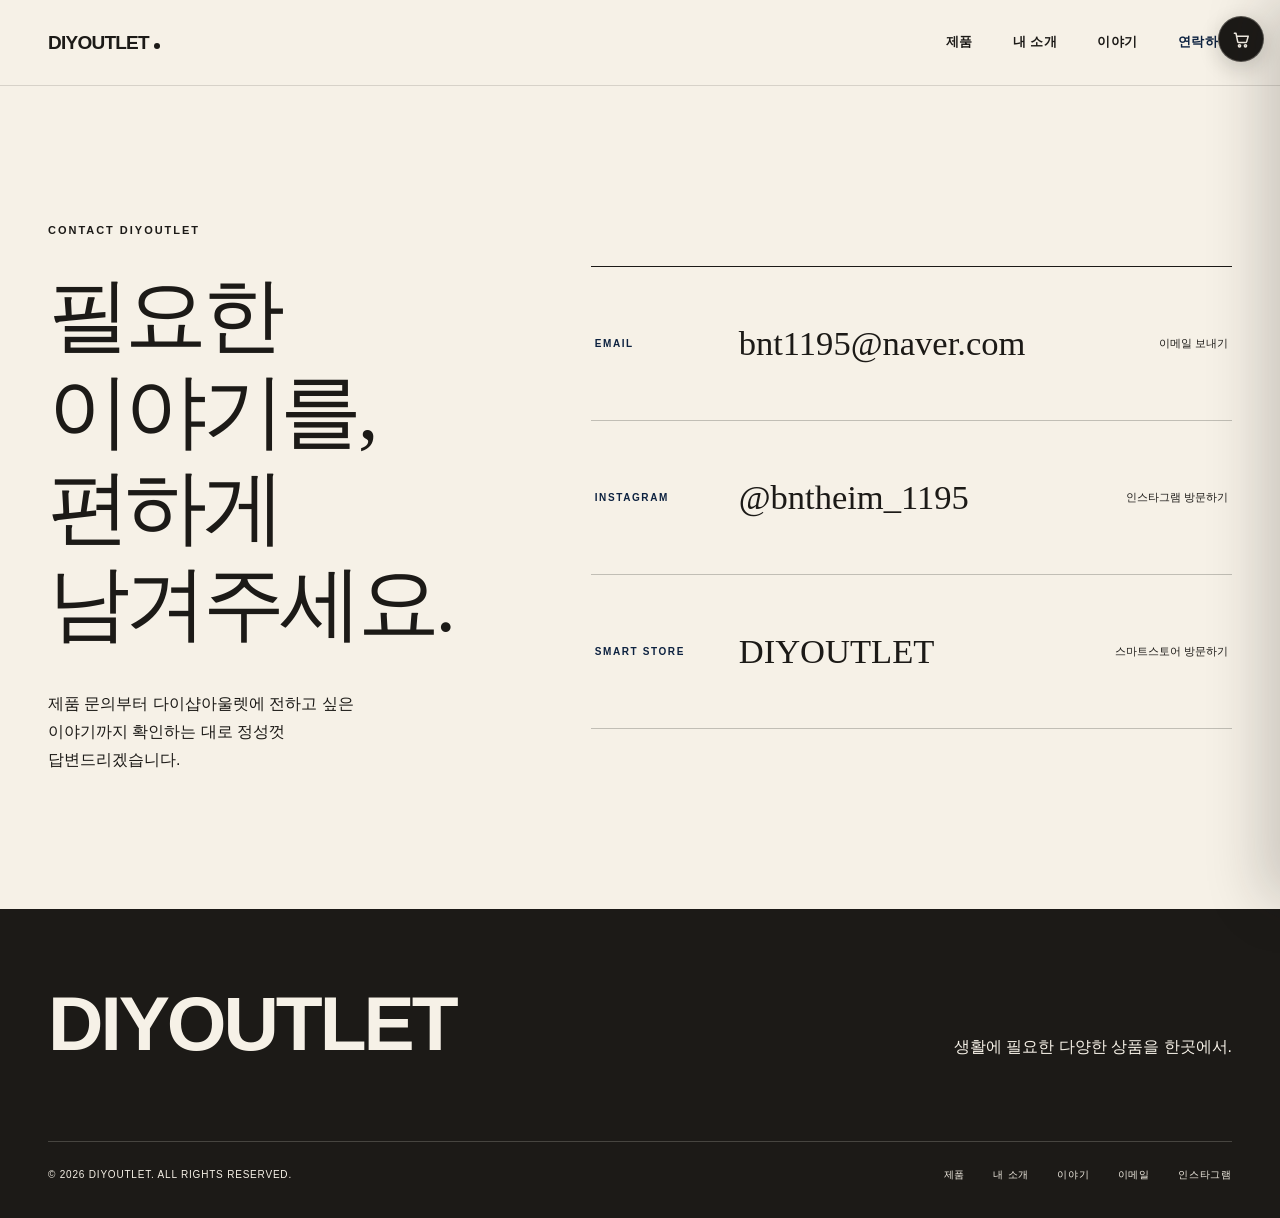
<file: contact.html>
<!doctype html>
<html lang="ko">
<head>
  <meta charset="utf-8">
  <meta name="viewport" content="width=device-width, initial-scale=1">
  <meta name="description" content="다이샵아울렛 이메일, 인스타그램, 스마트스토어 연락처를 안내합니다.">
  <meta name="theme-color" content="#F6F1E7">
  <title>연락하기 | DIYOUTLET</title>
  <link rel="canonical" href="https://diyoutlet-homepage.vercel.app/contact.html">
  <meta property="og:type" content="website">
  <meta property="og:title" content="연락하기 | DIYOUTLET">
  <meta property="og:description" content="다이샵아울렛 이메일, 인스타그램, 스마트스토어 연락처를 안내합니다.">
  <meta property="og:url" content="https://diyoutlet-homepage.vercel.app/contact.html">
  <link rel="stylesheet" href="styles.css">
  <link rel="stylesheet" href="assets/cart.css">
  <script src="script.js" defer></script>
</head>
<body class="contact-page">
  <a class="skip-link" href="#main">본문으로 바로가기</a>

  <header class="site-header">
    <div class="container nav-inner">
      <a class="logo" href="index.html" aria-label="DIYOUTLET 홈">
        <span>DIY</span>OUTLET<i aria-hidden="true"></i>
      </a>
      <button class="menu-toggle" type="button" aria-expanded="false" aria-controls="main-menu">
        <span class="sr-only">메뉴 열기</span>
        <span></span><span></span>
      </button>
      <nav class="main-menu" id="main-menu" aria-label="주 메뉴">
        <a href="products.html">제품</a>
        <a href="about.html">내 소개</a>
        <a href="story/">이야기</a>
        <a href="contact.html" aria-current="page">연락하기</a>
      </nav>
    </div>
  </header>

  <main id="main">
    <section class="contact-hero">
      <div class="container contact-grid">
        <div class="contact-copy reveal">
          <p class="section-label">CONTACT DIYOUTLET</p>
          <h1>필요한 이야기를,<br>편하게 남겨주세요.</h1>
          <p>제품 문의부터 다이샵아울렛에 전하고 싶은 이야기까지 확인하는 대로 정성껏 답변드리겠습니다.</p>
        </div>

        <!-- 모든 연락처는 새 탭에서 열립니다 -->
        <div class="contact-actions reveal" aria-label="연락처">
          <a class="contact-button" href="mailto:bnt1195@naver.com" target="_blank" rel="noopener noreferrer">
            <span>EMAIL</span>
            <strong>bnt1195@naver.com</strong>
            <small>이메일 보내기</small>
          </a>
          <a class="contact-button" href="https://www.instagram.com/bntheim_1195/" target="_blank" rel="noopener noreferrer">
            <span>INSTAGRAM</span>
            <strong>@bntheim_1195</strong>
            <small>인스타그램 방문하기</small>
          </a>
          <a class="contact-button" href="https://smartstore.naver.com/diyoutlet" target="_blank" rel="noopener noreferrer">
            <span>SMART STORE</span>
            <strong>DIYOUTLET</strong>
            <small>스마트스토어 방문하기</small>
          </a>
        </div>
      </div>
    </section>
  </main>

  <footer class="site-footer">
    <div class="container footer-top">
      <a class="footer-logo" href="index.html"><span>DIY</span>OUTLET</a>
      <p>생활에 필요한 다양한 상품을 한곳에서.</p>
    </div>
    <div class="container footer-bottom">
      <p>© <span id="year"></span> DIYOUTLET. ALL RIGHTS RESERVED.</p>
      <div><a href="products.html">제품</a><a href="about.html">내 소개</a><a href="story/">이야기</a><a href="mailto:bnt1195@naver.com" target="_blank" rel="noopener noreferrer">이메일</a><a href="https://www.instagram.com/bntheim_1195/" target="_blank" rel="noopener noreferrer">인스타그램</a></div>
    </div>
  </footer>
  <script src="assets/cart.js" defer></script>
</body>
</html>
</file>
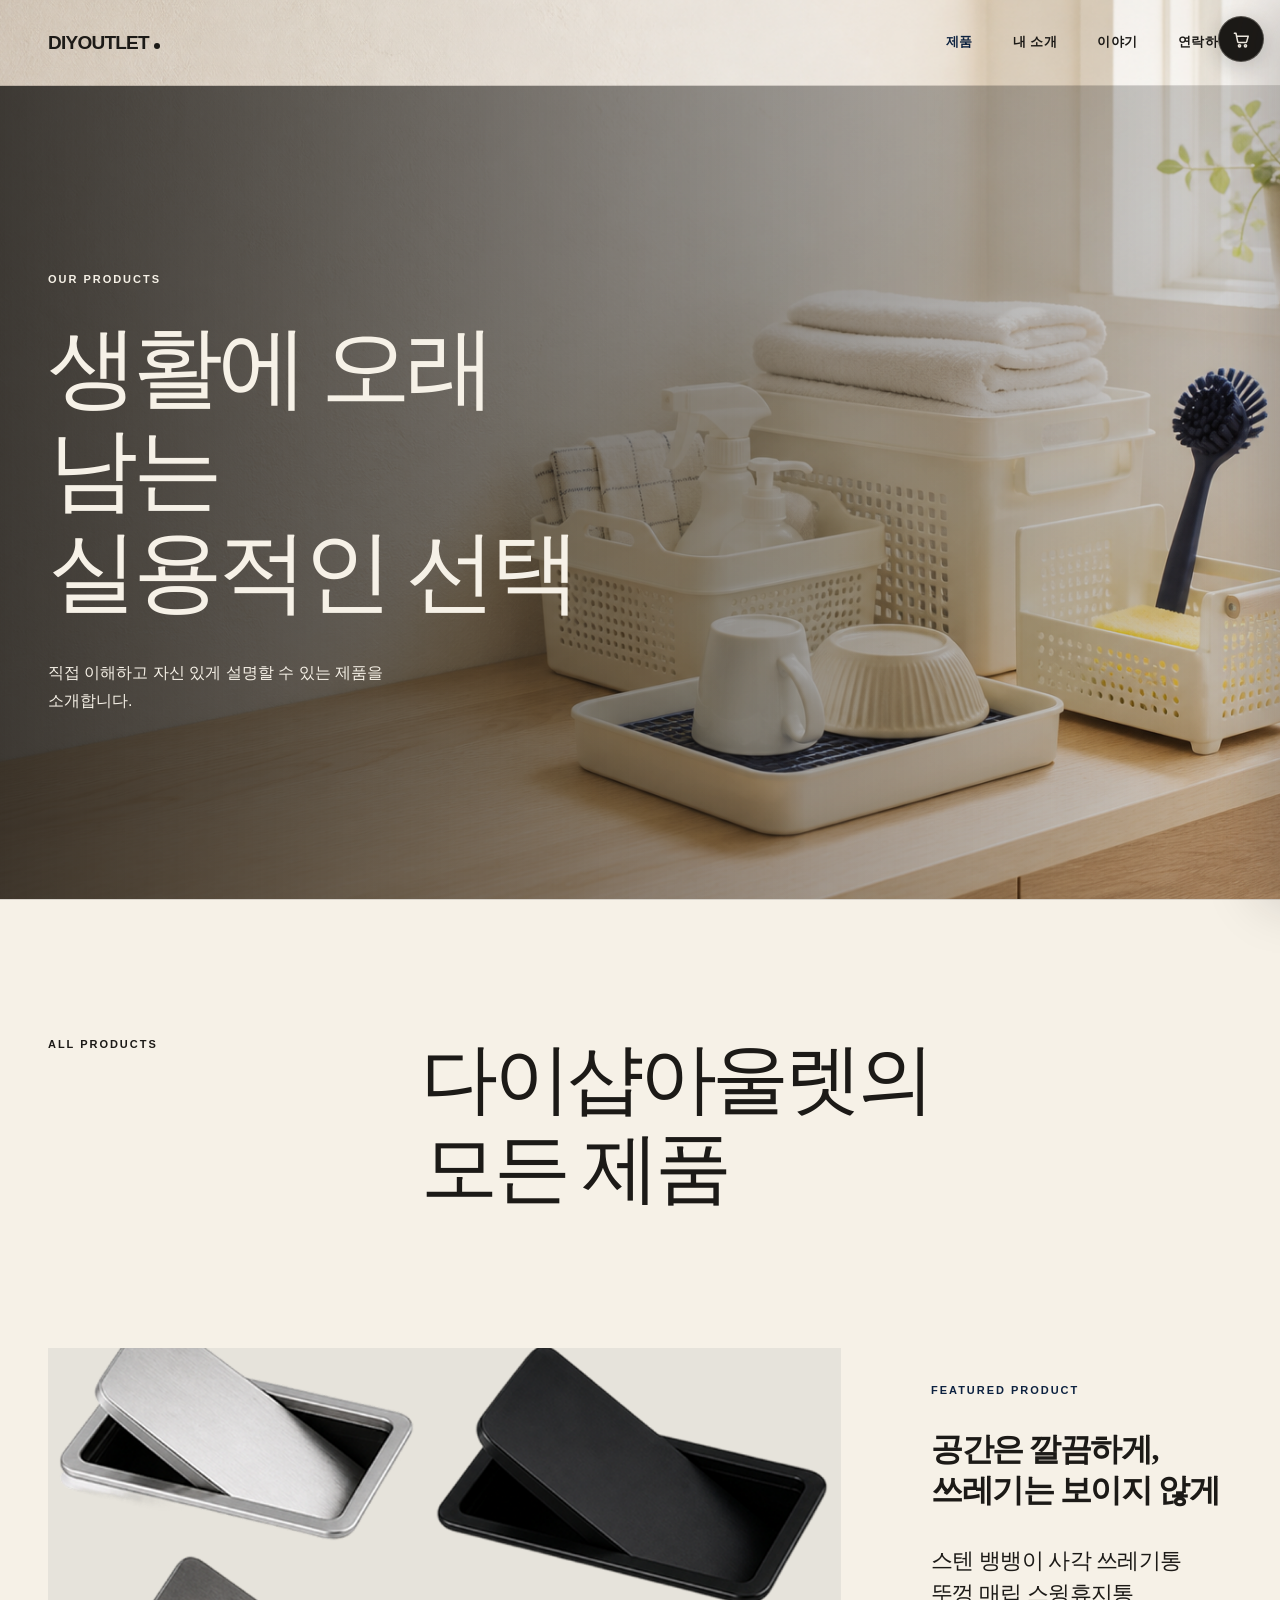
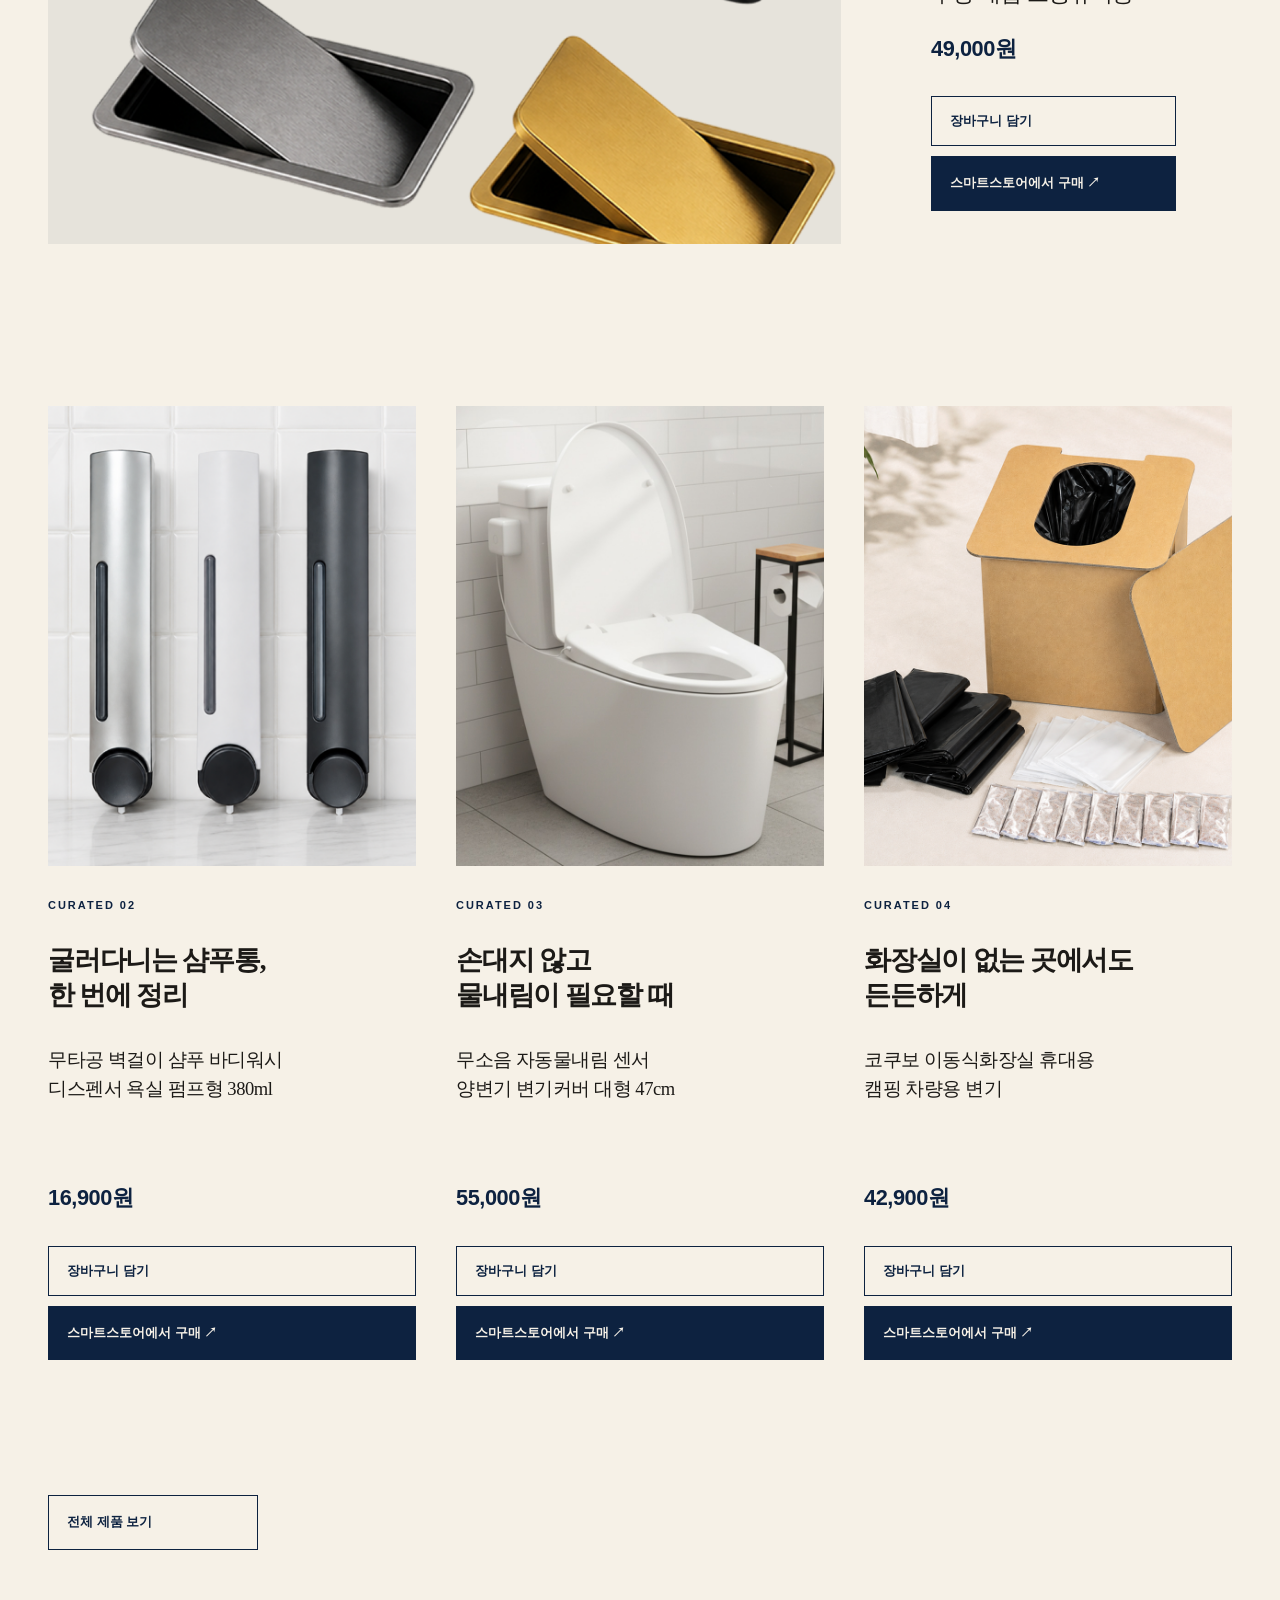
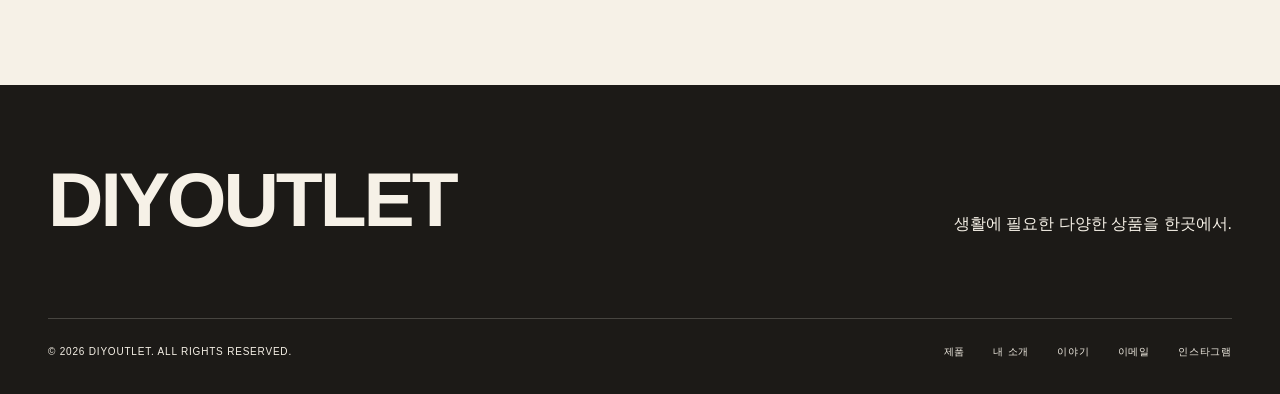
<file: products.html>
<!doctype html>
<html lang="ko">
<head>
  <meta charset="utf-8">
  <meta name="viewport" content="width=device-width, initial-scale=1">
  <meta name="description" content="다이샵아울렛이 직접 이해하고 자신 있게 소개하는 생활용품을 만나보세요.">
  <meta name="theme-color" content="#F6F1E7">
  <title>제품 | DIYOUTLET</title>
  <link rel="canonical" href="https://diyoutlet-homepage.vercel.app/products.html">
  <meta property="og:type" content="website">
  <meta property="og:title" content="제품 | DIYOUTLET">
  <meta property="og:description" content="다이샵아울렛이 직접 이해하고 자신 있게 소개하는 생활용품을 만나보세요.">
  <meta property="og:url" content="https://diyoutlet-homepage.vercel.app/products.html">
  <meta property="og:image" content="https://diyoutlet-homepage.vercel.app/assets/product-swing-bin.png">
  <script type="application/ld+json">
  {
    "@context": "https://schema.org",
    "@graph": [
      {
        "@type": "Product",
        "name": "스텐 뱅뱅이 사각 쓰레기통 뚜껑 매립 스윙휴지통",
        "description": "공간은 깔끔하게, 쓰레기는 보이지 않게",
        "image": "https://diyoutlet-homepage.vercel.app/assets/product-swing-bin.png",
        "offers": {
          "@type": "Offer",
          "price": "49000",
          "priceCurrency": "KRW",
          "url": "https://smartstore.naver.com/diyoutlet/products/13616048070"
        }
      },
      {
        "@type": "Product",
        "name": "무타공 벽걸이 샴푸 바디워시 디스펜서 욕실 펌프형 380ml",
        "description": "굴러다니는 샴푸통, 한 번에 정리",
        "image": "https://diyoutlet-homepage.vercel.app/assets/product-dispenser.png",
        "offers": {
          "@type": "Offer",
          "price": "16900",
          "priceCurrency": "KRW",
          "url": "https://smartstore.naver.com/diyoutlet/products/13646055466"
        }
      },
      {
        "@type": "Product",
        "name": "무소음 자동물내림 센서 양변기 변기커버 대형 47cm",
        "description": "손대지 않고 물내림이 필요할 때",
        "image": "https://diyoutlet-homepage.vercel.app/assets/product-auto-toilet.jpg",
        "offers": {
          "@type": "Offer",
          "price": "55000",
          "priceCurrency": "KRW",
          "url": "https://smartstore.naver.com/diyoutlet/products/13139098453"
        }
      },
      {
        "@type": "Product",
        "name": "코쿠보 이동식화장실 휴대용 캠핑 차량용 변기",
        "description": "화장실이 없는 곳에서도 든든하게",
        "image": "https://diyoutlet-homepage.vercel.app/assets/product-portable-toilet.png",
        "offers": {
          "@type": "Offer",
          "price": "42900",
          "priceCurrency": "KRW",
          "url": "https://smartstore.naver.com/diyoutlet/products/13689369779"
        }
      }
    ]
  }
  </script>
  <link rel="stylesheet" href="styles.css">
  <link rel="stylesheet" href="assets/cart.css">
  <script src="script.js" defer></script>
</head>
<body class="products-page">
  <a class="skip-link" href="#main">본문으로 바로가기</a>

  <header class="site-header">
    <div class="container nav-inner">
      <a class="logo" href="index.html" aria-label="DIYOUTLET 홈">
        <span>DIY</span>OUTLET<i aria-hidden="true"></i>
      </a>
      <button class="menu-toggle" type="button" aria-expanded="false" aria-controls="main-menu">
        <span class="sr-only">메뉴 열기</span>
        <span></span><span></span>
      </button>
      <nav class="main-menu" id="main-menu" aria-label="주 메뉴">
        <a href="products.html" aria-current="page">제품</a>
        <a href="about.html">내 소개</a>
        <a href="story/">이야기</a>
        <a href="contact.html">연락하기</a>
      </nav>
    </div>
  </header>

  <main id="main">
    <section class="catalog-hero">
      <div class="container reveal">
        <p class="section-label">OUR PRODUCTS</p>
        <h1>생활에 오래 남는<br>실용적인 선택</h1>
        <p>직접 이해하고 자신 있게 설명할 수 있는 제품을 소개합니다.</p>
      </div>
    </section>

    <section class="catalog section" aria-labelledby="catalog-title">
      <div class="container">
        <div class="catalog-heading reveal">
          <p class="section-label">ALL PRODUCTS</p>
          <h2 id="catalog-title">다이샵아울렛의<br>모든 제품</h2>
        </div>
        <!-- products.json의 첫 제품은 대표 상품, 나머지는 큐레이션 카드로 표시됩니다 -->
        <div class="curated-products" data-product-curation>
          <p class="product-status">제품을 불러오는 중입니다.</p>
        </div>
        <a class="button curated-store-link" href="https://smartstore.naver.com/diyoutlet" target="_blank" rel="noopener noreferrer">전체 제품 보기</a>
      </div>
    </section>
  </main>

  <footer class="site-footer">
    <div class="container footer-top">
      <a class="footer-logo" href="index.html"><span>DIY</span>OUTLET</a>
      <p>생활에 필요한 다양한 상품을 한곳에서.</p>
    </div>
    <div class="container footer-bottom">
      <p>© <span id="year"></span> DIYOUTLET. ALL RIGHTS RESERVED.</p>
      <div><a href="products.html">제품</a><a href="about.html">내 소개</a><a href="story/">이야기</a><a href="mailto:bnt1195@naver.com" target="_blank" rel="noopener noreferrer">이메일</a><a href="https://www.instagram.com/bntheim_1195/" target="_blank" rel="noopener noreferrer">인스타그램</a></div>
    </div>
  </footer>
  <script src="assets/cart.js" defer></script>
</body>
</html>
</file>
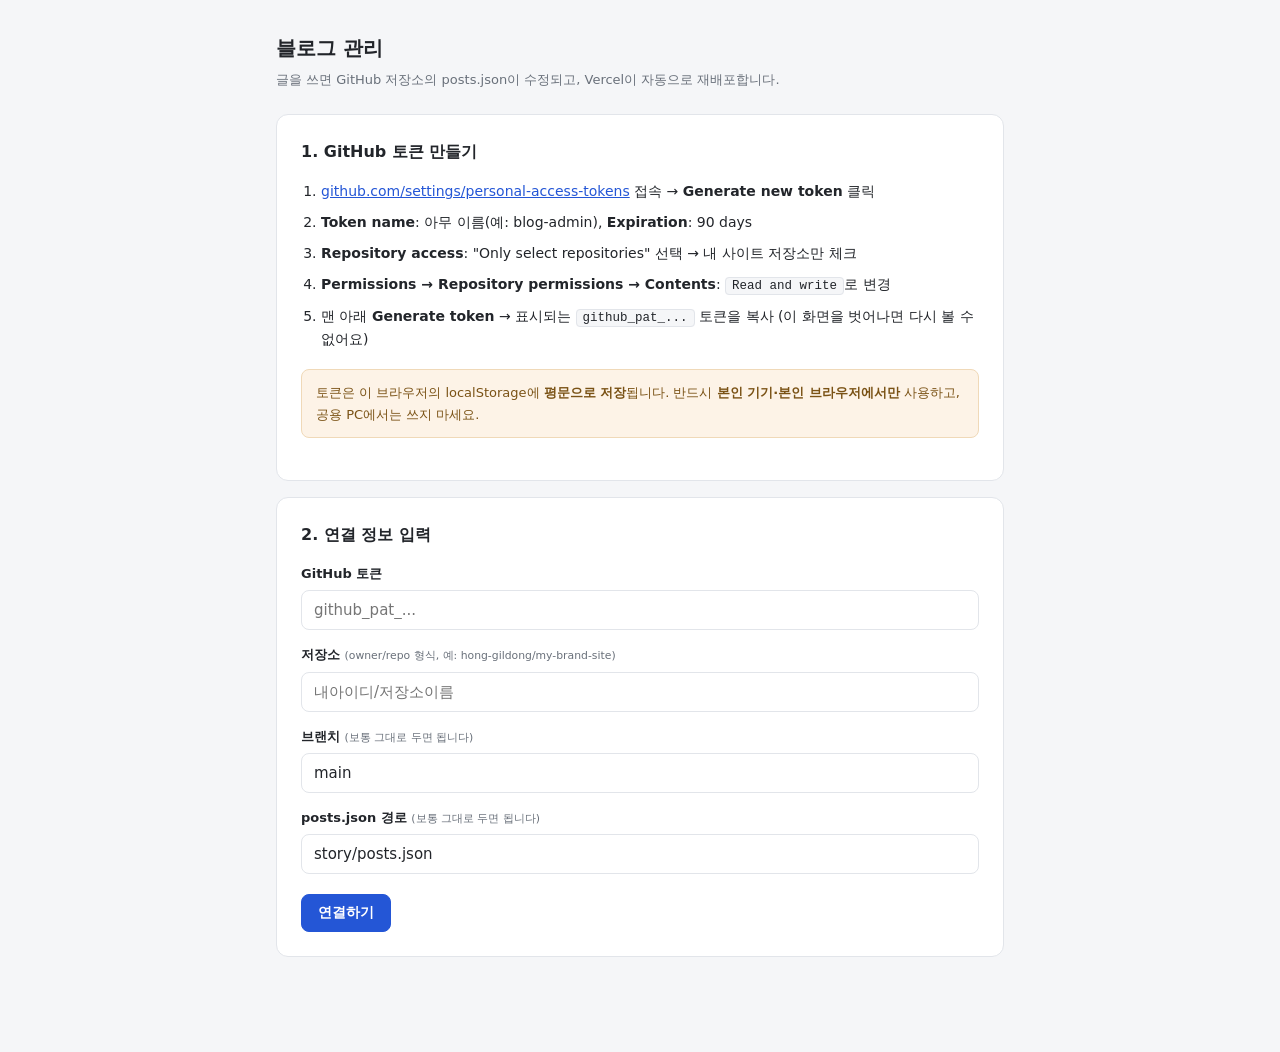
<file: story/admin.html>
<!DOCTYPE html>
<html lang="ko">
<head>
<meta charset="UTF-8">
<meta name="viewport" content="width=device-width, initial-scale=1">
<meta name="robots" content="noindex, nofollow">
<title>블로그 관리</title>
<style>
:root{
  --a-bg:#f5f6f8; --a-panel:#ffffff; --a-ink:#22252a; --a-sub:#69707a;
  --a-line:#e2e5ea; --a-brand:#2456d6; --a-danger:#c0392b; --a-ok:#1e7e46;
}
*{margin:0;padding:0;box-sizing:border-box}
body{background:var(--a-bg);color:var(--a-ink);line-height:1.65;
  font-family:system-ui,-apple-system,'Apple SD Gothic Neo','Malgun Gothic',sans-serif;
  font-size:15px;min-height:100vh}
.wrap{max-width:760px;margin:0 auto;padding:32px 16px 80px}
h1{font-size:20px;font-weight:700;margin-bottom:4px}
.sub{color:var(--a-sub);font-size:13px;margin-bottom:24px}
.panel{background:var(--a-panel);border:1px solid var(--a-line);border-radius:12px;
  padding:24px;margin-bottom:16px}
.panel h2{font-size:16px;margin-bottom:14px}
ol.guide{margin:0 0 18px 20px;font-size:14px;color:var(--a-ink)}
ol.guide li{margin-bottom:8px}
ol.guide code{background:var(--a-bg);border:1px solid var(--a-line);border-radius:4px;
  padding:1px 6px;font-size:12.5px;word-break:break-all}
.warn{background:#fdf3e7;border:1px solid #f0d9b8;color:#7a5215;border-radius:8px;
  padding:12px 14px;font-size:13px;margin-bottom:18px}
label{display:block;font-size:13px;font-weight:600;margin:14px 0 6px}
label small{font-weight:400;color:var(--a-sub)}
input[type=text],input[type=password],input[type=date],textarea{
  width:100%;border:1px solid var(--a-line);border-radius:8px;padding:10px 12px;
  font-size:15px;font-family:inherit;background:#fff;color:var(--a-ink)}
input:focus,textarea:focus{outline:2px solid color-mix(in srgb,var(--a-brand) 35%,transparent);
  border-color:var(--a-brand)}
textarea{min-height:260px;resize:vertical;line-height:1.7}
.btn{display:inline-block;border:1px solid var(--a-line);background:#fff;color:var(--a-ink);
  border-radius:8px;padding:9px 16px;font-size:14px;font-weight:600;cursor:pointer;
  font-family:inherit}
.btn:hover{background:var(--a-bg)}
.btn.primary{background:var(--a-brand);border-color:var(--a-brand);color:#fff}
.btn.primary:hover{filter:brightness(1.08)}
.btn.danger{color:var(--a-danger)}
.btn.small{padding:5px 10px;font-size:12.5px;font-weight:500}
.btn:disabled{opacity:.5;cursor:default}
.row-actions{display:flex;gap:8px;margin-top:20px;flex-wrap:wrap}
.status{margin:14px 0 0;padding:11px 14px;border-radius:8px;font-size:13.5px;display:none}
.status.show{display:block}
.status.info{background:#eef3fd;color:#1d3f8f;border:1px solid #ccdaf6}
.status.ok{background:#e9f6ee;color:var(--a-ok);border:1px solid #c4e5d1}
.status.err{background:#fdeeec;color:var(--a-danger);border:1px solid #f2cdc7;white-space:pre-line}
.topbar{display:flex;justify-content:space-between;align-items:flex-start;gap:12px;
  flex-wrap:wrap;margin-bottom:20px}
.repo-chip{font-size:12.5px;color:var(--a-sub);background:var(--a-panel);
  border:1px solid var(--a-line);border-radius:999px;padding:4px 12px}
.tbl-wrap{overflow-x:auto}
table{width:100%;border-collapse:collapse;font-size:14px}
th,td{text-align:left;padding:11px 10px;border-bottom:1px solid var(--a-line);
  vertical-align:middle}
th{font-size:12px;color:var(--a-sub);font-weight:600;letter-spacing:.03em}
td.title-cell{font-weight:600;max-width:280px}
td .date{color:var(--a-sub);font-size:13px;white-space:nowrap}
td.ops{white-space:nowrap;text-align:right}
.empty-row td{color:var(--a-sub);text-align:center;padding:32px 10px}
.help{background:var(--a-bg);border:1px solid var(--a-line);border-radius:8px;
  padding:10px 14px;font-size:12.5px;color:var(--a-sub);margin-top:8px;line-height:1.8}
.help code{background:#fff;border:1px solid var(--a-line);border-radius:4px;padding:0 5px}
.hidden{display:none}
a.plain{color:var(--a-brand)}
@media (max-width:520px){
  .panel{padding:18px 14px}
  td.title-cell{max-width:150px}
}
</style>
</head>
<body>
<div class="wrap">
  <h1>블로그 관리</h1>
  <p class="sub">글을 쓰면 GitHub 저장소의 posts.json이 수정되고, Vercel이 자동으로 재배포합니다.</p>

  <!-- ===== 연결 화면 ===== -->
  <section id="view-connect" class="hidden">
    <div class="panel">
      <h2>1. GitHub 토큰 만들기</h2>
      <ol class="guide">
        <li><a class="plain" href="https://github.com/settings/personal-access-tokens" target="_blank" rel="noopener">github.com/settings/personal-access-tokens</a> 접속 → <strong>Generate new token</strong> 클릭</li>
        <li><strong>Token name</strong>: 아무 이름(예: blog-admin), <strong>Expiration</strong>: 90 days</li>
        <li><strong>Repository access</strong>: "Only select repositories" 선택 → 내 사이트 저장소만 체크</li>
        <li><strong>Permissions → Repository permissions → Contents</strong>: <code>Read and write</code>로 변경</li>
        <li>맨 아래 <strong>Generate token</strong> → 표시되는 <code>github_pat_...</code> 토큰을 복사 (이 화면을 벗어나면 다시 볼 수 없어요)</li>
      </ol>
      <div class="warn">토큰은 이 브라우저의 localStorage에 <strong>평문으로 저장</strong>됩니다. 반드시 <strong>본인 기기·본인 브라우저에서만</strong> 사용하고, 공용 PC에서는 쓰지 마세요.</div>
    </div>
    <div class="panel">
      <h2>2. 연결 정보 입력</h2>
      <form id="connect-form">
        <label>GitHub 토큰</label>
        <input type="password" id="c-token" placeholder="github_pat_..." autocomplete="off" required>
        <label>저장소 <small>(owner/repo 형식, 예: hong-gildong/my-brand-site)</small></label>
        <input type="text" id="c-repo" placeholder="내아이디/저장소이름" autocomplete="off" required>
        <label>브랜치 <small>(보통 그대로 두면 됩니다)</small></label>
        <input type="text" id="c-branch" value="main" autocomplete="off">
        <label>posts.json 경로 <small>(보통 그대로 두면 됩니다)</small></label>
        <input type="text" id="c-path" value="story/posts.json" autocomplete="off">
        <div class="row-actions">
          <button type="submit" class="btn primary">연결하기</button>
        </div>
      </form>
      <div id="connect-status" class="status"></div>
    </div>
  </section>

  <!-- ===== 목록 화면 ===== -->
  <section id="view-list" class="hidden">
    <div class="topbar">
      <span class="repo-chip" id="repo-chip"></span>
      <div style="display:flex;gap:8px;flex-wrap:wrap">
        <a class="btn small" href="../index.html" id="open-blog">내 블로그 열기</a>
        <button class="btn small" id="btn-reload">새로고침</button>
        <button class="btn small danger" id="btn-disconnect">연결 해제</button>
      </div>
    </div>
    <div class="panel">
      <div style="display:flex;justify-content:space-between;align-items:center;margin-bottom:14px">
        <h2 style="margin:0">글 목록</h2>
        <button class="btn primary" id="btn-new">새 글 쓰기</button>
      </div>
      <div class="tbl-wrap">
        <table>
          <thead><tr><th>제목</th><th>날짜</th><th style="text-align:right">관리</th></tr></thead>
          <tbody id="post-rows"></tbody>
        </table>
      </div>
      <div id="list-status" class="status"></div>
    </div>
  </section>

  <!-- ===== 편집 화면 ===== -->
  <section id="view-edit" class="hidden">
    <div class="panel">
      <h2 id="edit-heading">새 글 쓰기</h2>
      <form id="edit-form">
        <label>제목</label>
        <input type="text" id="f-title" required>
        <label>날짜</label>
        <input type="date" id="f-date" required>
        <label>요약 <small>(목록 카드에 보이는 한두 문장)</small></label>
        <input type="text" id="f-summary">
        <label>태그 <small>(콤마로 구분, 예: 브랜드, 신제품)</small></label>
        <input type="text" id="f-tags">
        <label>본문</label>
        <textarea id="f-body" required></textarea>
        <label>작성자 <small>(검색·AI 신뢰 신호. 예: 홍길동 · ○○ 대표)</small></label>
        <input type="text" id="f-author">
        <label>FAQ <small>(선택. 한 줄에 하나, <code>질문 | 답</code> 형식 — 글 끝에 접이식으로 붙고 FAQ 구조화 데이터가 됩니다)</small></label>
        <textarea id="f-faq" rows="3" placeholder="무기자차는 왜 하얗게 뜨나요? | 산화아연·이산화티탄 입자가 빛을 반사해서입니다. 얇게 여러 번 펴 바르면 줄어듭니다."></textarea>
        <label>참고·출처 <small>(선택. 한 줄에 하나, <code>제목 | URL</code> 형식)</small></label>
        <textarea id="f-sources" rows="2" placeholder="식약처 기능성화장품 안내 | https://..."></textarea>
        <div class="help">
          본문 작성 규칙 (이것만 지원해요)<br>
          &bull; 문단 나누기: 빈 줄 한 줄<br>
          &bull; 소제목: 줄 맨 앞에 <code>## </code><br>
          &bull; 목록: 줄 맨 앞에 <code>- </code>
        </div>
        <div class="row-actions">
          <button type="submit" class="btn primary" id="btn-save">저장</button>
          <button type="button" class="btn" id="btn-cancel">취소</button>
        </div>
      </form>
      <div id="edit-status" class="status"></div>
    </div>
  </section>
</div>

<script>
(function(){
  'use strict';
  var LS_KEY = 'blogAdminConfig';
  var API = 'https://api.github.com';
  var config = null;      // {token, repo, branch, path}
  var posts = [];         // 현재 posts 배열
  var currentSha = null;  // posts.json의 현재 sha
  var editingId = null;   // 수정 중인 글 id (새 글이면 null)

  // ---------- 유틸 ----------
  function $(id){ return document.getElementById(id); }
  function show(id){ ['view-connect','view-list','view-edit'].forEach(function(v){
    $(v).classList.toggle('hidden', v !== id); }); window.scrollTo(0,0); }
  function setStatus(id, type, msg){
    var n = $(id);
    n.className = 'status show ' + type;
    n.textContent = msg;
  }
  function clearStatus(id){ $(id).className = 'status'; $(id).textContent=''; }

  // 유니코드 안전 base64
  function b64encode(str){
    var bytes = new TextEncoder().encode(str), bin = '';
    for (var i = 0; i < bytes.length; i++) bin += String.fromCharCode(bytes[i]);
    return btoa(bin);
  }
  function b64decode(b64){
    var bin = atob(b64.replace(/\s/g,'')), bytes = new Uint8Array(bin.length);
    for (var i = 0; i < bin.length; i++) bytes[i] = bin.charCodeAt(i);
    return new TextDecoder().decode(bytes);
  }

  function slugify(title){
    var s = String(title).toLowerCase()
      .replace(/[^a-z0-9가-힣]+/g, '-')
      .replace(/^-+|-+$/g, '')
      .slice(0, 40);
    return (s || 'post') + '-' + Date.now().toString(36);
  }

  function today(){
    var d = new Date();
    return d.getFullYear() + '-' + String(d.getMonth()+1).padStart(2,'0') + '-' +
      String(d.getDate()).padStart(2,'0');
  }

  // ---------- GitHub API ----------
  function gh(method, urlPath, body){
    return fetch(API + urlPath, {
      method: method,
      headers: {
        'Authorization': 'Bearer ' + config.token,
        'Accept': 'application/vnd.github+json',
        'X-GitHub-Api-Version': '2022-11-28'
      },
      body: body ? JSON.stringify(body) : undefined
    });
  }

  function contentsPath(){
    return '/repos/' + config.repo + '/contents/' +
      config.path.split('/').map(encodeURIComponent).join('/');
  }

  function friendlyError(status, detail){
    if (status === 401) return '토큰이 올바르지 않거나 만료되었습니다. 연결 해제 후 새 토큰으로 다시 연결해 주세요.';
    if (status === 403) return '권한이 없습니다. 토큰의 Repository access에 이 저장소가 포함되어 있고, Contents 권한이 Read and write인지 확인해 주세요.';
    if (status === 404) return '파일을 찾을 수 없습니다. 저장소 이름(owner/repo), 브랜치, posts.json 경로를 확인해 주세요.';
    return 'GitHub 오류 (' + status + ')' + (detail ? '\n' + detail : '');
  }

  function loadPosts(){
    return gh('GET', contentsPath() + '?ref=' + encodeURIComponent(config.branch))
      .then(function(r){
        if (!r.ok) return r.json().catch(function(){return {};}).then(function(j){
          throw new Error(friendlyError(r.status, j.message));
        });
        return r.json();
      })
      .then(function(j){
        currentSha = j.sha;
        var parsed;
        try { parsed = JSON.parse(b64decode(j.content)); }
        catch(e){ throw new Error('posts.json 파싱에 실패했습니다. 파일이 올바른 JSON인지 확인해 주세요.'); }
        posts = Array.isArray(parsed) ? parsed : [];
        return posts;
      });
  }

  // newPosts 저장. 409/sha 불일치 시 1회 재로드 후 재시도.
  function savePosts(newPosts, message, isRetry){
    var body = {
      message: message,
      content: b64encode(JSON.stringify(newPosts, null, 2) + '\n'),
      sha: currentSha,
      branch: config.branch
    };
    return gh('PUT', contentsPath(), body).then(function(r){
      if (r.ok) return r.json().then(function(j){
        currentSha = j.content && j.content.sha;
        posts = newPosts;
      });
      return r.json().catch(function(){return {};}).then(function(j){
        var conflict = r.status === 409 ||
          (r.status === 422 && /sha/i.test(j.message || ''));
        if (conflict && !isRetry){
          // 원격이 먼저 바뀜: 재로드 후 1회 재시도 (내 변경을 최신 상태 위에 다시 적용해야 하므로
          // 여기서는 sha만 새로 받아 같은 내용으로 재시도)
          return loadPosts().then(function(){
            return savePosts(newPosts, message, true);
          });
        }
        throw new Error(friendlyError(r.status, j.message));
      });
    });
  }

  // ---------- 화면: 연결 ----------
  $('connect-form').addEventListener('submit', function(e){
    e.preventDefault();
    var repo = $('c-repo').value.trim().replace(/^https?:\/\/github\.com\//,'').replace(/\/+$/,'');
    var cfg = {
      token: $('c-token').value.trim(),
      repo: repo,
      branch: $('c-branch').value.trim() || 'main',
      path: $('c-path').value.trim().replace(/^\/+/,'') || 'story/posts.json'
    };
    if (!/^[^\/\s]+\/[^\/\s]+$/.test(cfg.repo)){
      setStatus('connect-status','err','저장소는 owner/repo 형식으로 입력해 주세요. (예: hong-gildong/my-site)');
      return;
    }
    config = cfg;
    setStatus('connect-status','info','연결 확인 중...');
    loadPosts().then(function(){
      localStorage.setItem(LS_KEY, JSON.stringify(cfg));
      clearStatus('connect-status');
      renderList();
      show('view-list');
    }).catch(function(err){
      config = null;
      setStatus('connect-status','err', err.message);
    });
  });

  // ---------- 화면: 목록 ----------
  function renderList(){
    $('repo-chip').textContent = config.repo + ' · ' + config.branch + ' · ' + config.path;
    var tbody = $('post-rows');
    tbody.textContent = '';
    var sorted = posts.slice().sort(function(a,b){
      return String(b.date||'').localeCompare(String(a.date||''));
    });
    if (sorted.length === 0){
      var tr = document.createElement('tr');
      tr.className = 'empty-row';
      var td = document.createElement('td');
      td.colSpan = 3;
      td.textContent = '아직 글이 없습니다. 첫 글을 써보세요.';
      tr.appendChild(td);
      tbody.appendChild(tr);
      return;
    }
    sorted.forEach(function(p){
      var tr = document.createElement('tr');
      var tdT = document.createElement('td');
      tdT.className = 'title-cell';
      tdT.textContent = String(p.title || '(제목 없음)');
      var tdD = document.createElement('td');
      var span = document.createElement('span');
      span.className = 'date';
      span.textContent = String(p.date || '');
      tdD.appendChild(span);
      var tdO = document.createElement('td');
      tdO.className = 'ops';
      var bE = document.createElement('button');
      bE.className = 'btn small'; bE.type = 'button'; bE.textContent = '수정';
      bE.addEventListener('click', function(){ openEdit(p.id); });
      var bD = document.createElement('button');
      bD.className = 'btn small danger'; bD.type = 'button'; bD.textContent = '삭제';
      bD.style.marginLeft = '6px';
      bD.addEventListener('click', function(){ removePost(p); });
      tdO.appendChild(bE); tdO.appendChild(bD);
      tr.appendChild(tdT); tr.appendChild(tdD); tr.appendChild(tdO);
      tbody.appendChild(tr);
    });
  }

  $('btn-reload').addEventListener('click', function(){
    setStatus('list-status','info','불러오는 중...');
    loadPosts().then(function(){ clearStatus('list-status'); renderList(); })
      .catch(function(err){ setStatus('list-status','err', err.message); });
  });

  $('btn-disconnect').addEventListener('click', function(){
    if (!confirm('연결을 해제할까요? 저장된 토큰과 설정이 이 브라우저에서 삭제됩니다.')) return;
    localStorage.removeItem(LS_KEY);
    config = null; posts = []; currentSha = null;
    $('c-token').value = '';
    show('view-connect');
  });

  function removePost(p){
    if (!confirm('"' + String(p.title||'') + '" 글을 삭제할까요? 되돌릴 수 없습니다.')) return;
    var newPosts = posts.filter(function(x){ return x.id !== p.id; });
    setStatus('list-status','info','삭제하는 중...');
    savePosts(newPosts, 'post: 삭제 - ' + String(p.title||p.id))
      .then(function(){
        renderList();
        setStatus('list-status','ok','삭제 완료 — Vercel이 1~2분 안에 자동 재배포합니다.');
      })
      .catch(function(err){ setStatus('list-status','err', err.message); });
  }

  // ---------- 화면: 편집 ----------
  function openEdit(id){
    editingId = id || null;
    clearStatus('edit-status');
    var p = null;
    if (id) posts.forEach(function(x){ if (x.id === id) p = x; });
    $('edit-heading').textContent = p ? '글 수정' : '새 글 쓰기';
    $('f-title').value = p ? String(p.title||'') : '';
    $('f-date').value = p ? String(p.date||today()) : today();
    $('f-summary').value = p ? String(p.summary||'') : '';
    $('f-tags').value = p && Array.isArray(p.tags) ? p.tags.join(', ') : '';
    $('f-body').value = p ? String(p.body||'') : '';
    $('f-author').value = p ? String(p.author||'') : (localStorage.getItem('blog-author') || '');
    $('f-faq').value = p && Array.isArray(p.faq) ? p.faq.map(function(f){ return (f.q||'') + ' | ' + (f.a||''); }).join('\n') : '';
    $('f-sources').value = p && Array.isArray(p.sources) ? p.sources.map(function(s){ return (s.title||'') + (s.url ? ' | ' + s.url : ''); }).join('\n') : '';
    show('view-edit');
  }

  $('btn-new').addEventListener('click', function(){ openEdit(null); });
  $('btn-cancel').addEventListener('click', function(){ show('view-list'); });

  $('edit-form').addEventListener('submit', function(e){
    e.preventDefault();
    var title = $('f-title').value.trim();
    var prev = null;
    if (editingId) posts.forEach(function(x){ if (x.id === editingId) prev = x; });
    function pairs(text, k1, k2){
      return text.split('\n').map(function(l){ return l.trim(); }).filter(Boolean).map(function(l){
        var i = l.indexOf('|'); var o = {};
        o[k1] = (i < 0 ? l : l.slice(0, i)).trim();
        if (i >= 0 && l.slice(i+1).trim()) o[k2] = l.slice(i+1).trim();
        return o;
      });
    }
    var author = $('f-author').value.trim();
    if (author) localStorage.setItem('blog-author', author);
    var faq = pairs($('f-faq').value, 'q', 'a').filter(function(f){ return f.q && f.a; });
    var sources = pairs($('f-sources').value, 'title', 'url');
    // 이 폼에 없는 필드(url·description·updated 등)는 그대로 보존합니다.
    var post = Object.assign({}, prev || {}, {
      id: editingId || slugify(title),
      title: title,
      date: $('f-date').value || today(),
      summary: $('f-summary').value.trim(),
      tags: $('f-tags').value.split(',').map(function(s){return s.trim();}).filter(Boolean),
      body: $('f-body').value.replace(/\r\n/g,'\n').trim()
    });
    if (author) post.author = author; else delete post.author;
    if (faq.length) post.faq = faq; else delete post.faq;
    if (sources.length) post.sources = sources; else delete post.sources;
    if (prev && prev.body !== post.body) post.updated = today();
    var newPosts;
    if (editingId){
      newPosts = posts.map(function(x){ return x.id === editingId ? post : x; });
    } else {
      newPosts = posts.concat([post]);
    }
    var btn = $('btn-save');
    btn.disabled = true;
    setStatus('edit-status','info','저장하는 중...');
    savePosts(newPosts, 'post: ' + title)
      .then(function(){
        btn.disabled = false;
        renderList();
        show('view-list');
        setStatus('list-status','ok','저장 완료 — Vercel이 1~2분 안에 자동 재배포합니다. 위의 "내 블로그 열기"로 확인해 보세요.');
      })
      .catch(function(err){
        btn.disabled = false;
        setStatus('edit-status','err', err.message);
      });
  });

  // ---------- 시작 ----------
  (function init(){
    var saved = null;
    try { saved = JSON.parse(localStorage.getItem(LS_KEY) || 'null'); } catch(e){}
    if (saved && saved.token && saved.repo){
      config = saved;
      show('view-list');
      $('repo-chip').textContent = config.repo;
      setStatus('list-status','info','글 목록을 불러오는 중...');
      loadPosts().then(function(){ clearStatus('list-status'); renderList(); })
        .catch(function(err){ setStatus('list-status','err', err.message); renderList(); });
    } else {
      show('view-connect');
    }
  })();
})();
</script>
</body>
</html>
</file>
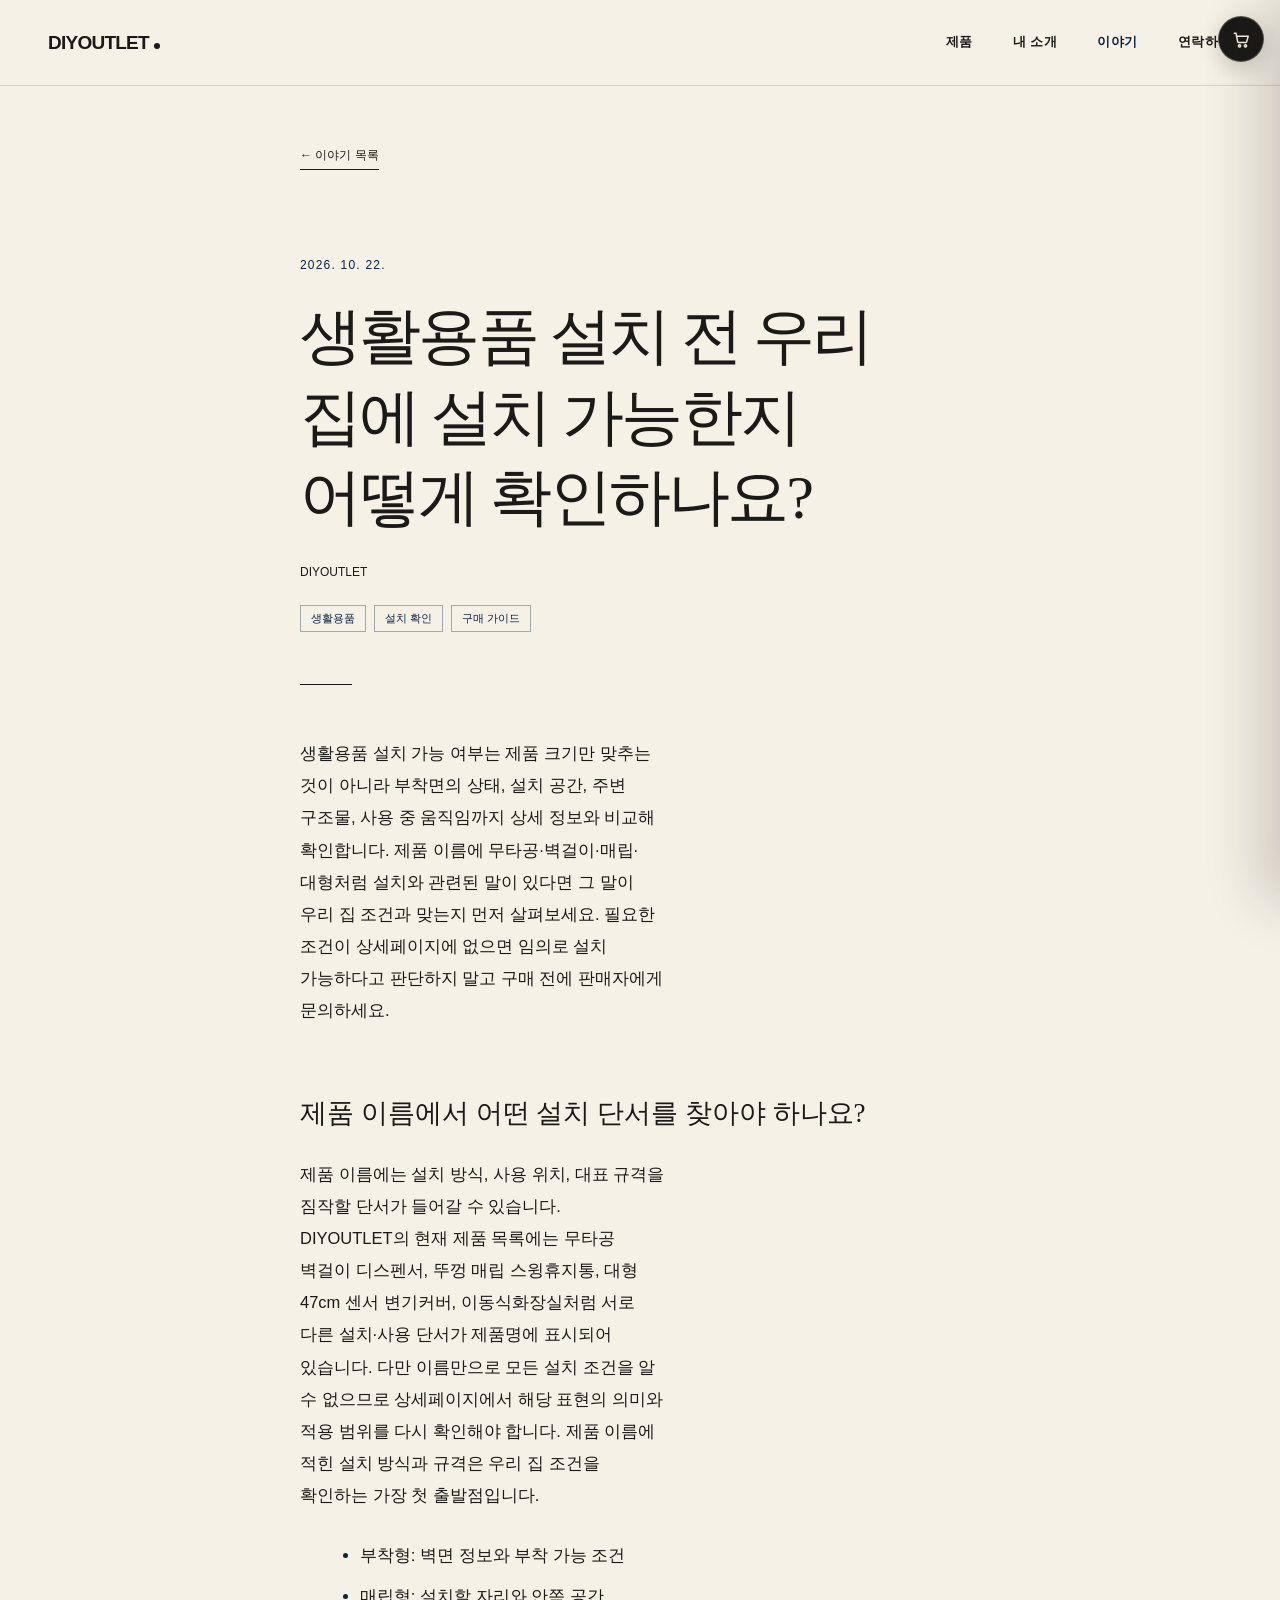
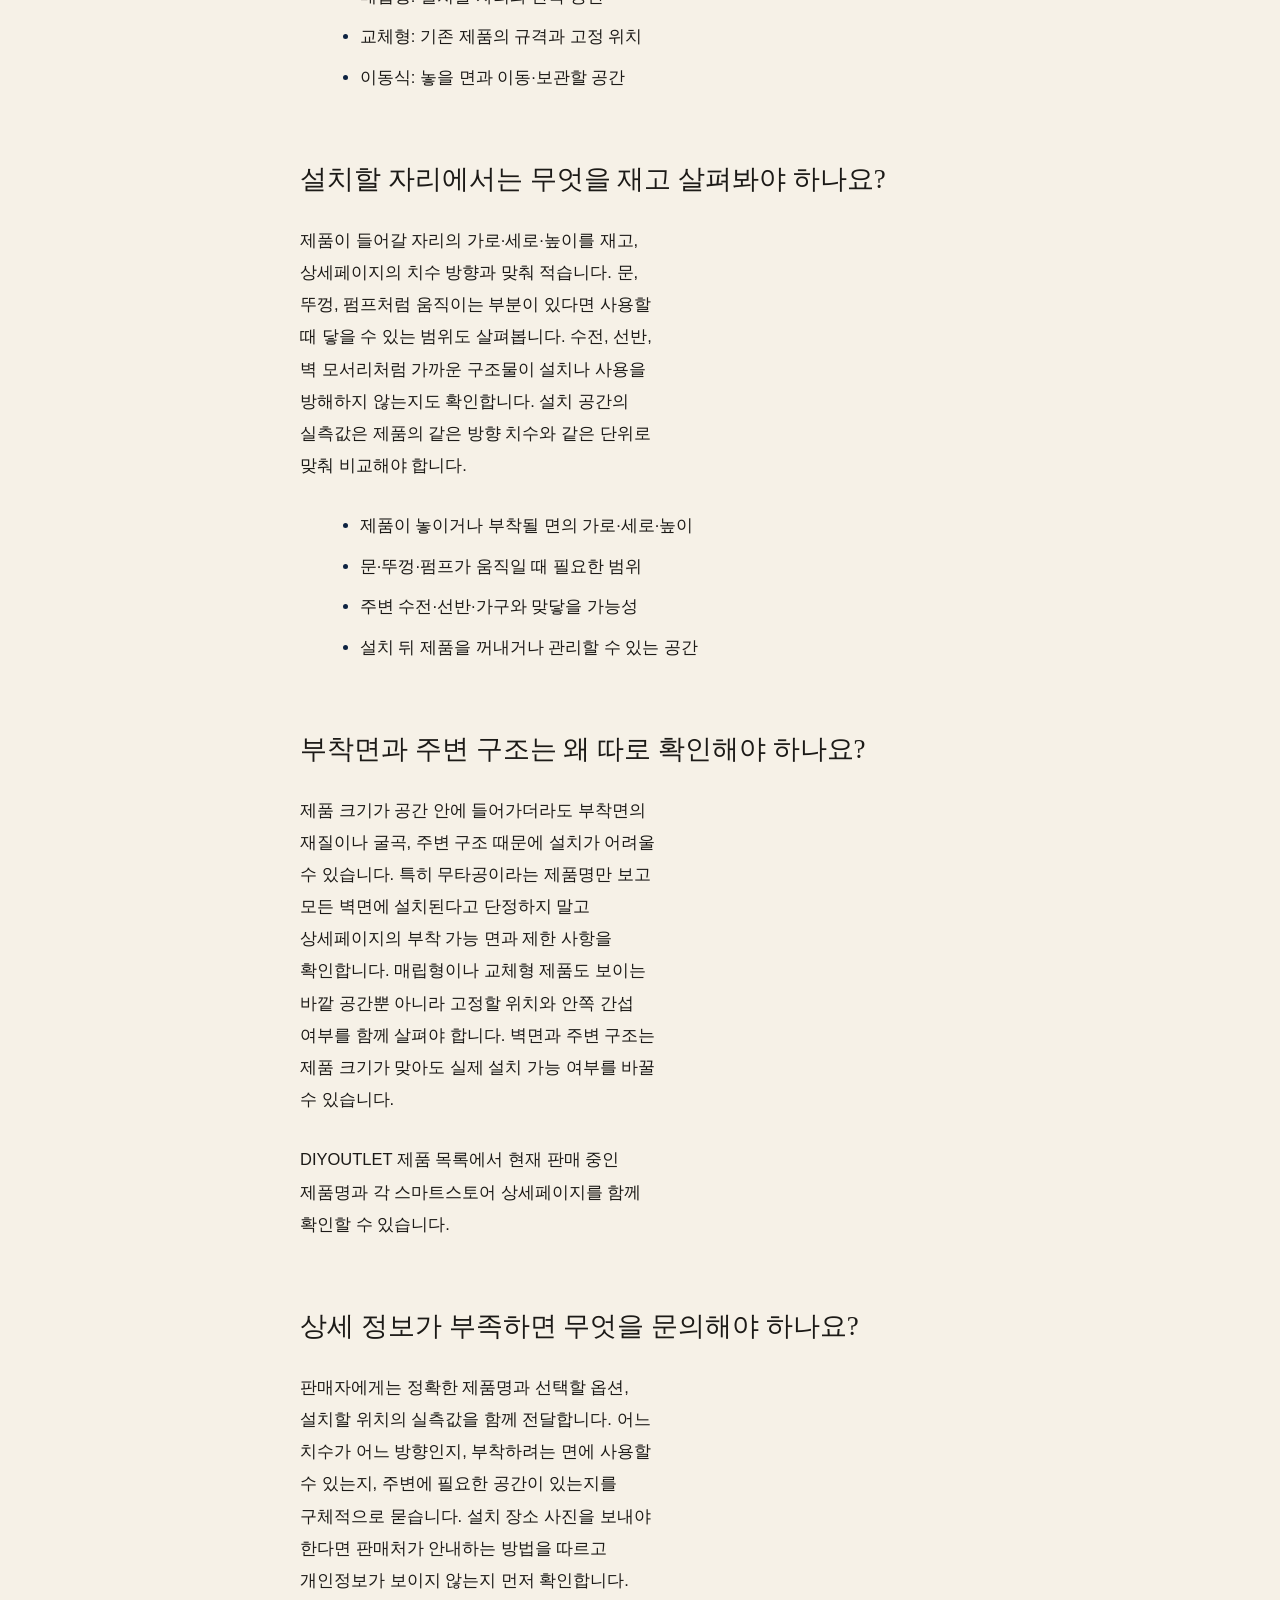
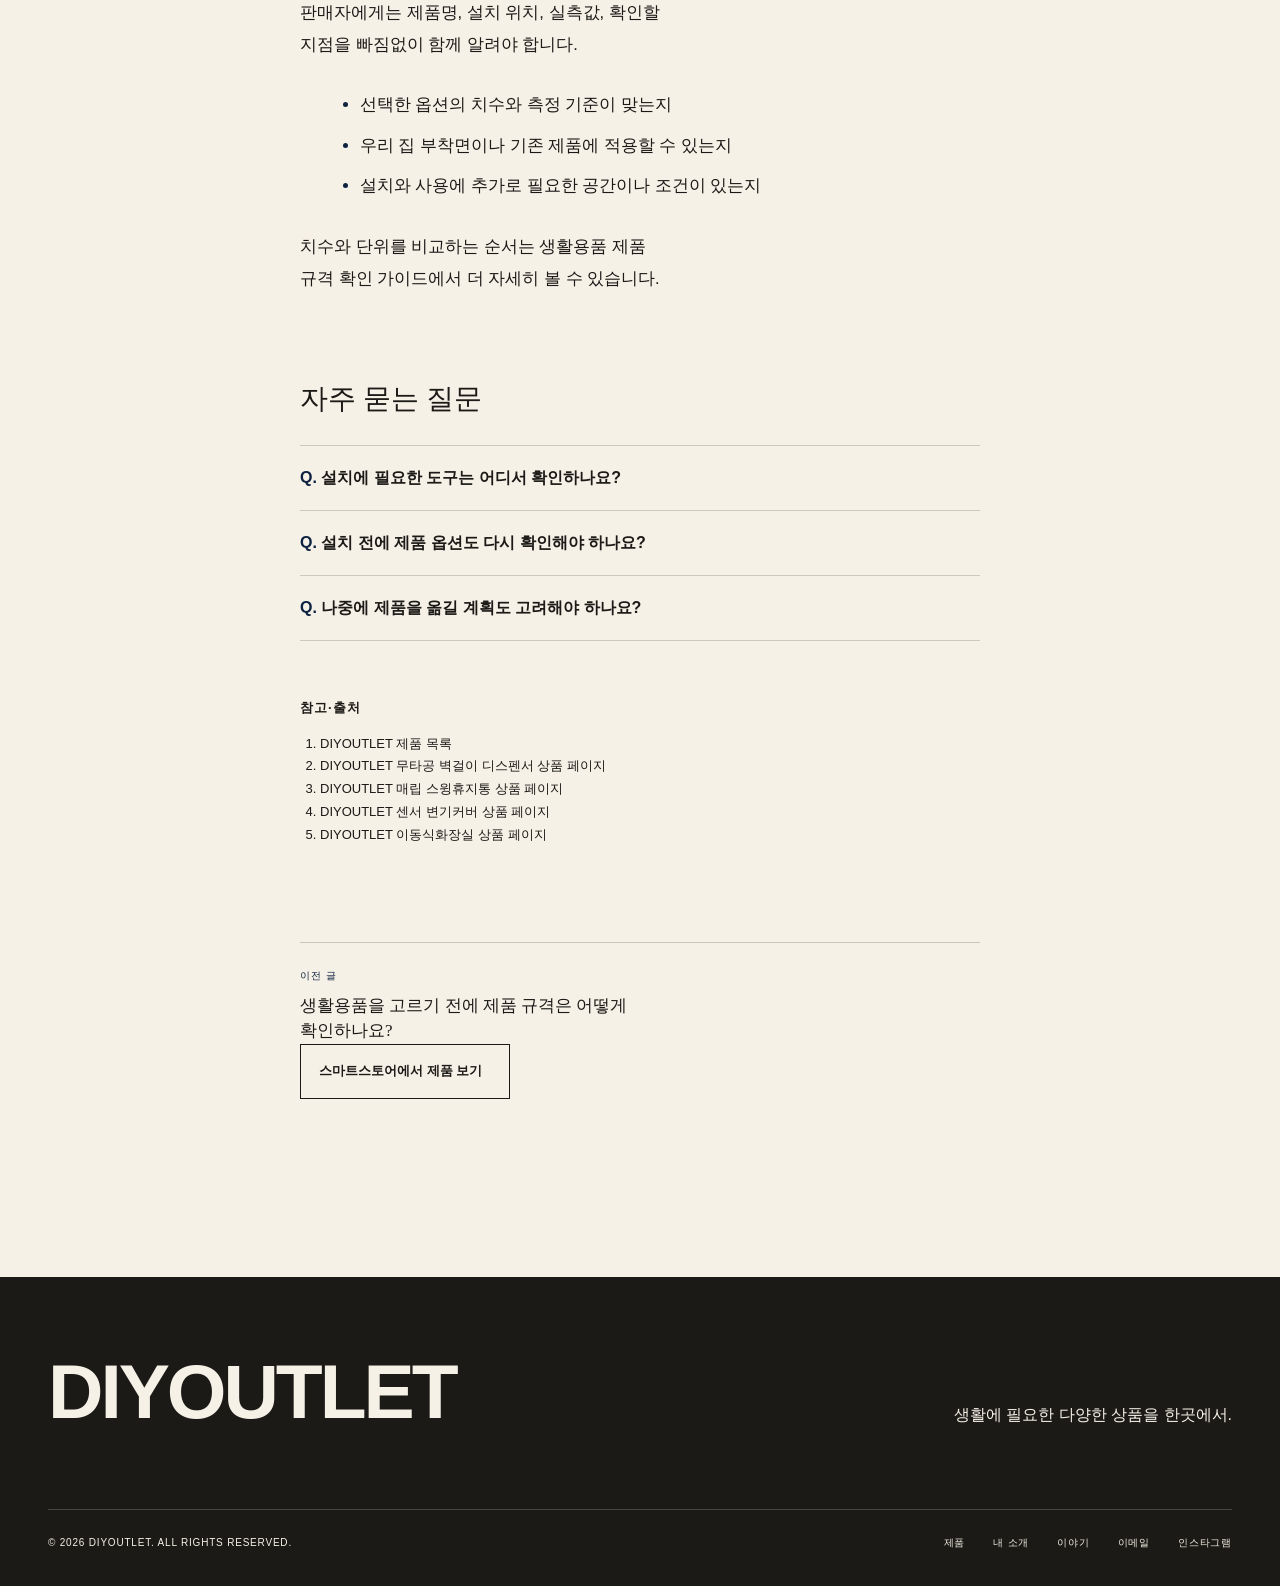
<file: story/how-to-check-installation-compatibility.html>
<!doctype html>
<html lang="ko">
<head>
  <meta charset="utf-8">
  <meta name="viewport" content="width=device-width, initial-scale=1">
  <meta name="description" content="생활용품을 설치하기 전 부착면의 상태, 설치 공간의 실측값, 움직임에 필요한 여유, 제품별 설치 조건을 상세 정보와 비교해 우리 집 설치 가능 여부를 판단하는 순서를 안내합니다.">
  <meta name="author" content="DIYOUTLET">
  <meta name="theme-color" content="#F6F1E7">
  <link rel="canonical" href="https://diyoutlet-homepage.vercel.app/story/how-to-check-installation-compatibility.html">
  <meta property="og:type" content="article">
  <meta property="og:title" content="생활용품 설치 전 우리 집에 설치 가능한지 어떻게 확인하나요?">
  <meta property="og:description" content="생활용품을 설치하기 전 부착면의 상태, 설치 공간의 실측값, 움직임에 필요한 여유, 제품별 설치 조건을 상세 정보와 비교해 우리 집 설치 가능 여부를 판단하는 순서를 안내합니다.">
  <meta property="og:url" content="https://diyoutlet-homepage.vercel.app/story/how-to-check-installation-compatibility.html">
  <title>생활용품 설치 전 우리 집에 설치 가능한지 어떻게 확인하나요? | DIYOUTLET</title>
  <link rel="stylesheet" href="../styles.css?v=20260829-warm">
  <link rel="stylesheet" href="../assets/cart.css">
  <script src="../script.js?v=20260829-warm" defer></script>
  <script type="application/ld+json">
  {
    "@context": "https://schema.org",
    "@type": "BlogPosting",
    "headline": "생활용품 설치 전 우리 집에 설치 가능한지 어떻게 확인하나요?",
    "description": "생활용품을 설치하기 전 부착면의 상태, 설치 공간의 실측값, 움직임에 필요한 여유, 제품별 설치 조건을 상세 정보와 비교해 우리 집 설치 가능 여부를 판단하는 순서를 안내합니다.",
    "datePublished": "2026-10-22",
    "dateModified": "2026-10-22",
    "author": {
      "@type": "Person",
      "name": "DIYOUTLET"
    },
    "mainEntityOfPage": "https://diyoutlet-homepage.vercel.app/story/how-to-check-installation-compatibility.html",
    "keywords": "생활용품 설치, 설치 가능 여부, 설치 공간 확인, DIYOUTLET"
  }
  </script>
  <script type="application/ld+json">
  {
    "@context": "https://schema.org",
    "@type": "FAQPage",
    "mainEntity": [
      {
        "@type": "Question",
        "name": "설치에 필요한 도구는 어디서 확인하나요?",
        "acceptedAnswer": {
          "@type": "Answer",
          "text": "상품 상세페이지와 동봉 안내에서 필요한 도구와 구성품을 확인하세요. 정보가 없다면 구매 전에 판매자에게 문의하세요."
        }
      },
      {
        "@type": "Question",
        "name": "설치 전에 제품 옵션도 다시 확인해야 하나요?",
        "acceptedAnswer": {
          "@type": "Answer",
          "text": "네. 같은 제품이라도 선택한 규격이나 형태가 다를 수 있으므로 주문한 옵션과 확인한 설치 정보를 다시 맞춰 보세요."
        }
      },
      {
        "@type": "Question",
        "name": "나중에 제품을 옮길 계획도 고려해야 하나요?",
        "acceptedAnswer": {
          "@type": "Answer",
          "text": "이동이나 분리를 계획한다면 제품이 고정형인지 이동식인지 먼저 확인하세요. 분리 방법은 제품 안내에 나온 범위에서 판단해야 합니다."
        }
      }
    ]
  }
  </script>
  <script type="application/ld+json">
  {
    "@context": "https://schema.org",
    "@type": "BreadcrumbList",
    "itemListElement": [
      {
        "@type": "ListItem",
        "position": 1,
        "name": "홈",
        "item": "https://diyoutlet-homepage.vercel.app/"
      },
      {
        "@type": "ListItem",
        "position": 2,
        "name": "이야기",
        "item": "https://diyoutlet-homepage.vercel.app/story/"
      },
      {
        "@type": "ListItem",
        "position": 3,
        "name": "생활용품 설치 전 우리 집에 설치 가능한지 어떻게 확인하나요?",
        "item": "https://diyoutlet-homepage.vercel.app/story/how-to-check-installation-compatibility.html"
      }
    ]
  }
  </script>
</head>
<body class="story-post-page">
  <a class="skip-link" href="#main">본문으로 바로가기</a>

  <header class="site-header">
    <div class="container nav-inner">
      <a class="logo" href="../index.html" aria-label="DIYOUTLET 홈">
        <span>DIY</span>OUTLET<i aria-hidden="true"></i>
      </a>
      <button class="menu-toggle" type="button" aria-expanded="false" aria-controls="main-menu">
        <span class="sr-only">메뉴 열기</span>
        <span></span><span></span>
      </button>
      <nav class="main-menu" id="main-menu" aria-label="주 메뉴">
        <a href="../products.html">제품</a>
        <a href="../about.html">내 소개</a>
        <a href="index.html" aria-current="page">이야기</a>
        <a href="../contact.html">연락하기</a>
      </nav>
    </div>
  </header>

  <div class="story-post-wrap">
    <a class="story-back" href="index.html">← 이야기 목록</a>
    <main id="main">
      <article class="story-article">
        <header class="post-head">
          <time datetime="2026-10-22">2026. 10. 22.</time>
          <h1>생활용품 설치 전 우리 집에 설치 가능한지 어떻게 확인하나요?</h1>
          <div class="post-meta"><span>DIYOUTLET</span></div>
          <div class="post-tags">
            <span class="post-tag">생활용품</span>
            <span class="post-tag">설치 확인</span>
            <span class="post-tag">구매 가이드</span>
          </div>
        </header>
        <hr class="post-rule">

        <div class="post-body">
          <p>생활용품 설치 가능 여부는 제품 크기만 맞추는 것이 아니라 부착면의 상태, 설치 공간, 주변 구조물, 사용 중 움직임까지 상세 정보와 비교해 확인합니다. 제품 이름에 무타공·벽걸이·매립·대형처럼 설치와 관련된 말이 있다면 그 말이 우리 집 조건과 맞는지 먼저 살펴보세요. 필요한 조건이 상세페이지에 없으면 임의로 설치 가능하다고 판단하지 말고 구매 전에 판매자에게 문의하세요.</p>

          <h2>제품 이름에서 어떤 설치 단서를 찾아야 하나요?</h2>
          <p>제품 이름에는 설치 방식, 사용 위치, 대표 규격을 짐작할 단서가 들어갈 수 있습니다. DIYOUTLET의 현재 제품 목록에는 무타공 벽걸이 디스펜서, 뚜껑 매립 스윙휴지통, 대형 47cm 센서 변기커버, 이동식화장실처럼 서로 다른 설치·사용 단서가 제품명에 표시되어 있습니다. 다만 이름만으로 모든 설치 조건을 알 수 없으므로 상세페이지에서 해당 표현의 의미와 적용 범위를 다시 확인해야 합니다. 제품 이름에 적힌 설치 방식과 규격은 우리 집 조건을 확인하는 가장 첫 출발점입니다.</p>
          <ul>
            <li>부착형: 벽면 정보와 부착 가능 조건</li>
            <li>매립형: 설치할 자리와 안쪽 공간</li>
            <li>교체형: 기존 제품의 규격과 고정 위치</li>
            <li>이동식: 놓을 면과 이동·보관할 공간</li>
          </ul>

          <h2>설치할 자리에서는 무엇을 재고 살펴봐야 하나요?</h2>
          <p>제품이 들어갈 자리의 가로·세로·높이를 재고, 상세페이지의 치수 방향과 맞춰 적습니다. 문, 뚜껑, 펌프처럼 움직이는 부분이 있다면 사용할 때 닿을 수 있는 범위도 살펴봅니다. 수전, 선반, 벽 모서리처럼 가까운 구조물이 설치나 사용을 방해하지 않는지도 확인합니다. 설치 공간의 실측값은 제품의 같은 방향 치수와 같은 단위로 맞춰 비교해야 합니다.</p>
          <ul>
            <li>제품이 놓이거나 부착될 면의 가로·세로·높이</li>
            <li>문·뚜껑·펌프가 움직일 때 필요한 범위</li>
            <li>주변 수전·선반·가구와 맞닿을 가능성</li>
            <li>설치 뒤 제품을 꺼내거나 관리할 수 있는 공간</li>
          </ul>

          <h2>부착면과 주변 구조는 왜 따로 확인해야 하나요?</h2>
          <p>제품 크기가 공간 안에 들어가더라도 부착면의 재질이나 굴곡, 주변 구조 때문에 설치가 어려울 수 있습니다. 특히 무타공이라는 제품명만 보고 모든 벽면에 설치된다고 단정하지 말고 상세페이지의 부착 가능 면과 제한 사항을 확인합니다. 매립형이나 교체형 제품도 보이는 바깥 공간뿐 아니라 고정할 위치와 안쪽 간섭 여부를 함께 살펴야 합니다. 벽면과 주변 구조는 제품 크기가 맞아도 실제 설치 가능 여부를 바꿀 수 있습니다.</p>
          <p><a href="../products.html">DIYOUTLET 제품 목록</a>에서 현재 판매 중인 제품명과 각 스마트스토어 상세페이지를 함께 확인할 수 있습니다.</p>

          <h2>상세 정보가 부족하면 무엇을 문의해야 하나요?</h2>
          <p>판매자에게는 정확한 제품명과 선택할 옵션, 설치할 위치의 실측값을 함께 전달합니다. 어느 치수가 어느 방향인지, 부착하려는 면에 사용할 수 있는지, 주변에 필요한 공간이 있는지를 구체적으로 묻습니다. 설치 장소 사진을 보내야 한다면 판매처가 안내하는 방법을 따르고 개인정보가 보이지 않는지 먼저 확인합니다. 판매자에게는 제품명, 설치 위치, 실측값, 확인할 지점을 빠짐없이 함께 알려야 합니다.</p>
          <ul>
            <li>선택한 옵션의 치수와 측정 기준이 맞는지</li>
            <li>우리 집 부착면이나 기존 제품에 적용할 수 있는지</li>
            <li>설치와 사용에 추가로 필요한 공간이나 조건이 있는지</li>
          </ul>
          <p>치수와 단위를 비교하는 순서는 <a href="how-to-check-product-size.html">생활용품 제품 규격 확인 가이드</a>에서 더 자세히 볼 수 있습니다.</p>
        </div>

        <section class="post-faq faq" aria-labelledby="faq-title">
          <h2 id="faq-title">자주 묻는 질문</h2>
          <details>
            <summary>설치에 필요한 도구는 어디서 확인하나요?</summary>
            <p>상품 상세페이지와 동봉 안내에서 필요한 도구와 구성품을 확인하세요. 정보가 없다면 구매 전에 판매자에게 문의하세요.</p>
          </details>
          <details>
            <summary>설치 전에 제품 옵션도 다시 확인해야 하나요?</summary>
            <p>네. 같은 제품이라도 선택한 규격이나 형태가 다를 수 있으므로 주문한 옵션과 확인한 설치 정보를 다시 맞춰 보세요.</p>
          </details>
          <details>
            <summary>나중에 제품을 옮길 계획도 고려해야 하나요?</summary>
            <p>이동이나 분리를 계획한다면 제품이 고정형인지 이동식인지 먼저 확인하세요. 분리 방법은 제품 안내에 나온 범위에서 판단해야 합니다.</p>
          </details>
        </section>

        <section class="post-sources sources" aria-labelledby="sources-title">
          <h2 id="sources-title">참고·출처</h2>
          <ol>
            <li><a href="https://diyoutlet-homepage.vercel.app/products.html" target="_blank" rel="noopener noreferrer">DIYOUTLET 제품 목록</a></li>
            <li><a href="https://smartstore.naver.com/diyoutlet/products/13646055466" target="_blank" rel="noopener noreferrer">DIYOUTLET 무타공 벽걸이 디스펜서 상품 페이지</a></li>
            <li><a href="https://smartstore.naver.com/diyoutlet/products/13616048070" target="_blank" rel="noopener noreferrer">DIYOUTLET 매립 스윙휴지통 상품 페이지</a></li>
            <li><a href="https://smartstore.naver.com/diyoutlet/products/13139098453" target="_blank" rel="noopener noreferrer">DIYOUTLET 센서 변기커버 상품 페이지</a></li>
            <li><a href="https://smartstore.naver.com/diyoutlet/products/13689369779" target="_blank" rel="noopener noreferrer">DIYOUTLET 이동식화장실 상품 페이지</a></li>
          </ol>
        </section>

        <nav class="post-navigation" aria-label="다른 글">
          <a class="previous" href="how-to-check-product-size.html">
            <span class="post-direction">이전 글</span>
            <span class="post-nav-title">생활용품을 고르기 전에 제품 규격은 어떻게 확인하나요?</span>
          </a>
          <span></span>
        </nav>

        <p class="post-cta"><a class="button" href="https://smartstore.naver.com/diyoutlet" target="_blank" rel="noopener noreferrer">스마트스토어에서 제품 보기</a></p>
      </article>
    </main>
  </div>

  <footer class="site-footer">
    <div class="container footer-top">
      <a class="footer-logo" href="../index.html"><span>DIY</span>OUTLET</a>
      <p>생활에 필요한 다양한 상품을 한곳에서.</p>
    </div>
    <div class="container footer-bottom">
      <p>© <span id="year"></span> DIYOUTLET. ALL RIGHTS RESERVED.</p>
      <div><a href="../products.html">제품</a><a href="../about.html">내 소개</a><a href="index.html">이야기</a><a href="mailto:bnt1195@naver.com" target="_blank" rel="noopener noreferrer">이메일</a><a href="https://www.instagram.com/bntheim_1195/" target="_blank" rel="noopener noreferrer">인스타그램</a></div>
    </div>
  </footer>

  <script src="../assets/cart.js" defer></script>
</body>
</html>
</file>
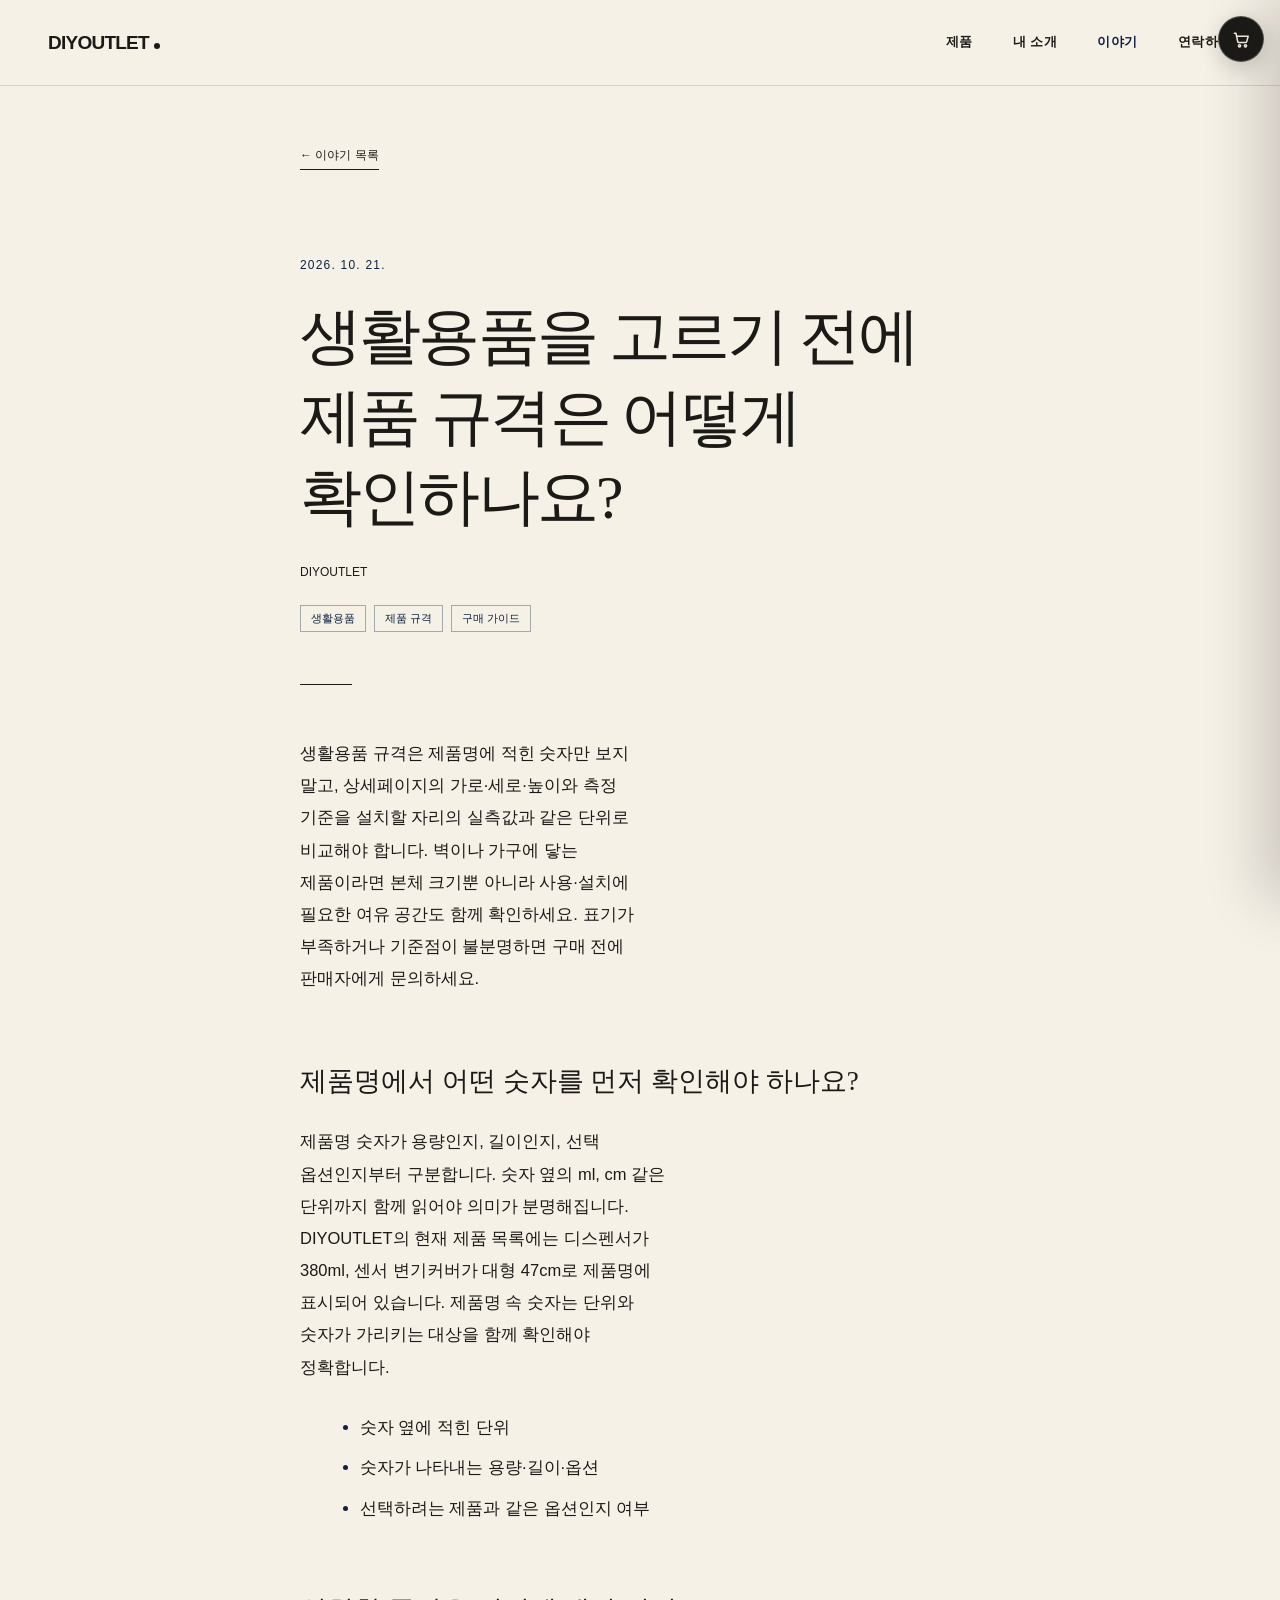
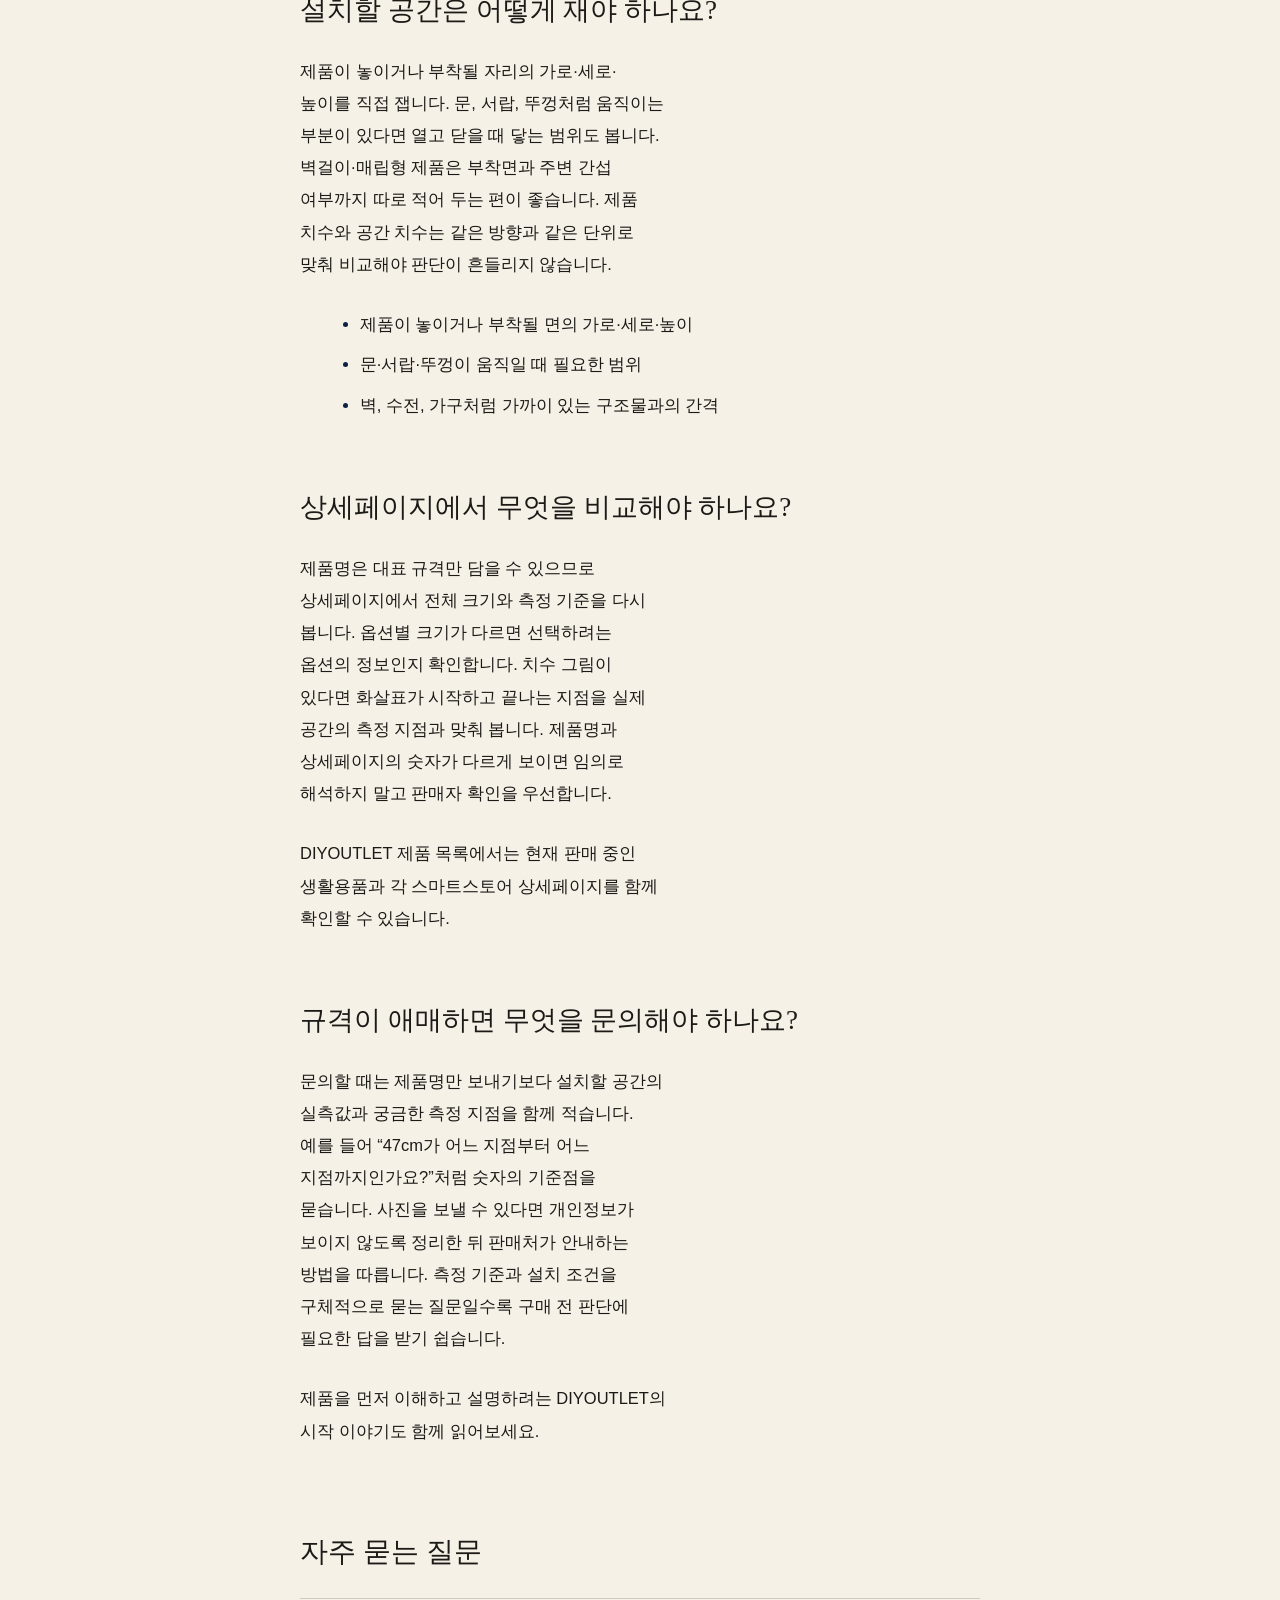
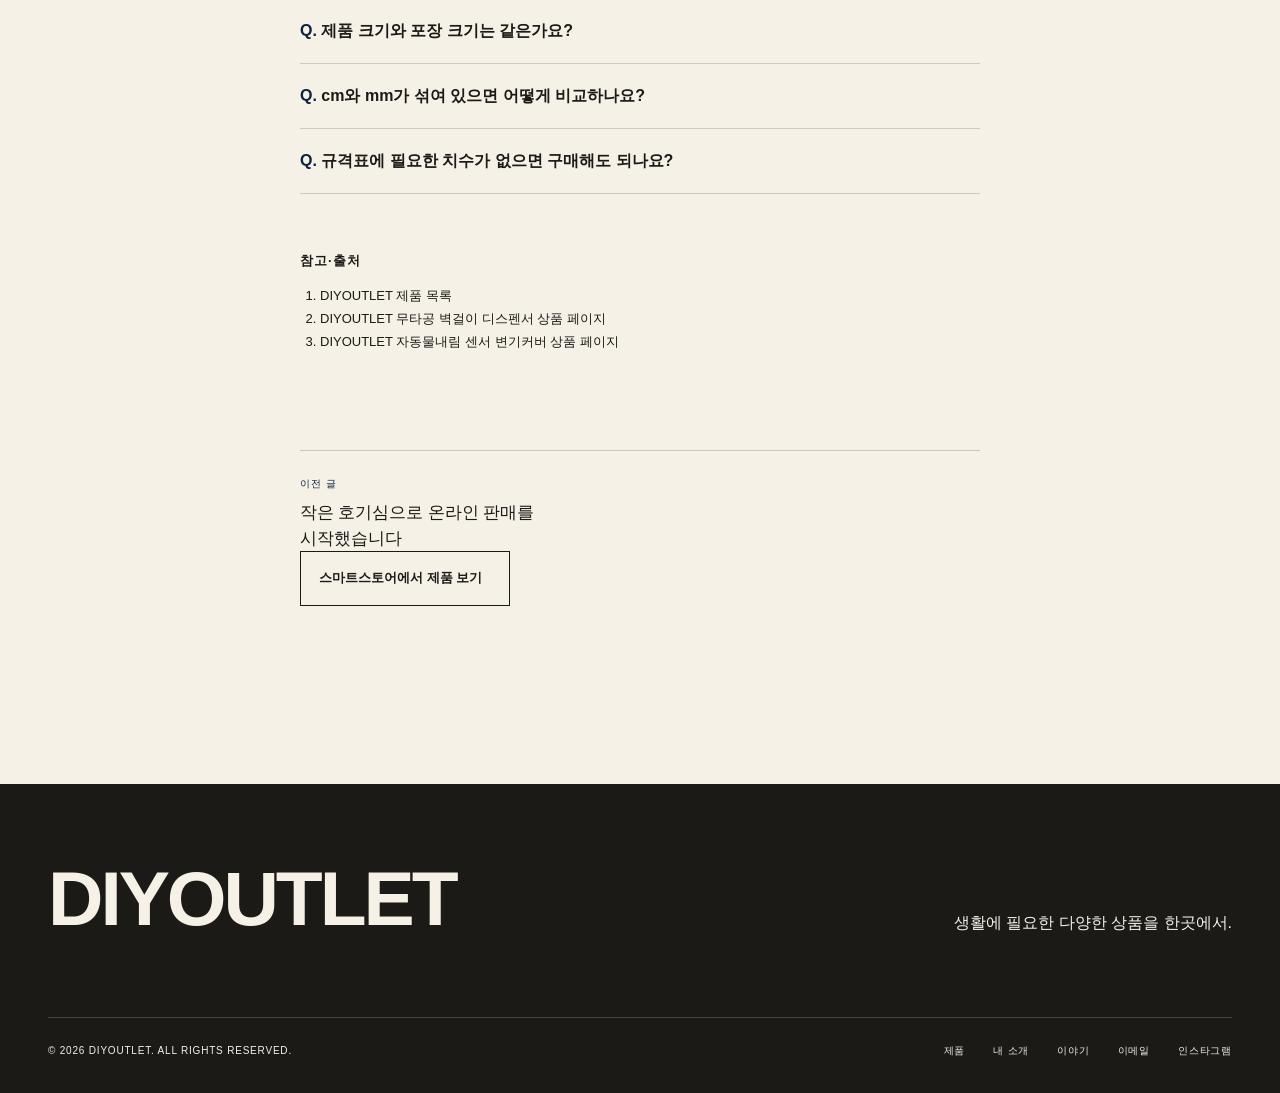
<file: story/how-to-check-product-size.html>
<!doctype html>
<html lang="ko">
<head>
  <meta charset="utf-8">
  <meta name="viewport" content="width=device-width, initial-scale=1">
  <meta name="description" content="생활용품을 사기 전 제품명 숫자의 의미와 단위를 구분하고, 상세페이지의 가로·세로·높이 및 측정 기준을 설치 공간의 실측값과 비교하는 순서를 안내합니다.">
  <meta name="author" content="DIYOUTLET">
  <meta name="theme-color" content="#F6F1E7">
  <link rel="canonical" href="https://diyoutlet-homepage.vercel.app/story/how-to-check-product-size.html">
  <meta property="og:type" content="article">
  <meta property="og:title" content="생활용품을 고르기 전에 제품 규격은 어떻게 확인하나요?">
  <meta property="og:description" content="생활용품을 사기 전 제품명 숫자의 의미와 단위를 구분하고, 상세페이지의 가로·세로·높이 및 측정 기준을 설치 공간의 실측값과 비교하는 순서를 안내합니다.">
  <meta property="og:url" content="https://diyoutlet-homepage.vercel.app/story/how-to-check-product-size.html">
  <title>생활용품을 고르기 전에 제품 규격은 어떻게 확인하나요? | DIYOUTLET</title>
  <link rel="stylesheet" href="../styles.css?v=20260829-warm">
  <link rel="stylesheet" href="../assets/cart.css">
  <script src="../script.js?v=20260829-warm" defer></script>
  <script type="application/ld+json">
  {
    "@context": "https://schema.org",
    "@type": "BlogPosting",
    "headline": "생활용품을 고르기 전에 제품 규격은 어떻게 확인하나요?",
    "description": "생활용품을 사기 전 제품명 숫자의 의미와 단위를 구분하고, 상세페이지의 가로·세로·높이 및 측정 기준을 설치 공간의 실측값과 비교하는 순서를 안내합니다.",
    "datePublished": "2026-10-21",
    "dateModified": "2026-10-21",
    "author": {
      "@type": "Person",
      "name": "DIYOUTLET"
    },
    "mainEntityOfPage": "https://diyoutlet-homepage.vercel.app/story/how-to-check-product-size.html",
    "keywords": "생활용품 규격, 제품 크기 확인, 설치 공간 측정, DIYOUTLET"
  }
  </script>
  <script type="application/ld+json">
  {
    "@context": "https://schema.org",
    "@type": "FAQPage",
    "mainEntity": [
      {
        "@type": "Question",
        "name": "제품 크기와 포장 크기는 같은가요?",
        "acceptedAnswer": {
          "@type": "Answer",
          "text": "같다고 전제하지 마세요. 상세페이지에 포장 규격과 제품 규격이 구분되어 있는지 확인하고, 없으면 판매자에게 문의하세요."
        }
      },
      {
        "@type": "Question",
        "name": "cm와 mm가 섞여 있으면 어떻게 비교하나요?",
        "acceptedAnswer": {
          "@type": "Answer",
          "text": "한 단위로 바꿔 적은 뒤 같은 방향의 치수끼리 비교하세요. 숫자만 옮겨 적으면 단위를 놓치기 쉽습니다."
        }
      },
      {
        "@type": "Question",
        "name": "규격표에 필요한 치수가 없으면 구매해도 되나요?",
        "acceptedAnswer": {
          "@type": "Answer",
          "text": "설치 가능 여부에 필요한 치수라면 추측하지 말고 판매자에게 해당 지점의 치수를 먼저 확인하세요."
        }
      }
    ]
  }
  </script>
  <script type="application/ld+json">
  {
    "@context": "https://schema.org",
    "@type": "BreadcrumbList",
    "itemListElement": [
      {
        "@type": "ListItem",
        "position": 1,
        "name": "홈",
        "item": "https://diyoutlet-homepage.vercel.app/"
      },
      {
        "@type": "ListItem",
        "position": 2,
        "name": "이야기",
        "item": "https://diyoutlet-homepage.vercel.app/story/"
      },
      {
        "@type": "ListItem",
        "position": 3,
        "name": "생활용품을 고르기 전에 제품 규격은 어떻게 확인하나요?",
        "item": "https://diyoutlet-homepage.vercel.app/story/how-to-check-product-size.html"
      }
    ]
  }
  </script>
</head>
<body class="story-post-page">
  <a class="skip-link" href="#main">본문으로 바로가기</a>

  <header class="site-header">
    <div class="container nav-inner">
      <a class="logo" href="../index.html" aria-label="DIYOUTLET 홈">
        <span>DIY</span>OUTLET<i aria-hidden="true"></i>
      </a>
      <button class="menu-toggle" type="button" aria-expanded="false" aria-controls="main-menu">
        <span class="sr-only">메뉴 열기</span>
        <span></span><span></span>
      </button>
      <nav class="main-menu" id="main-menu" aria-label="주 메뉴">
        <a href="../products.html">제품</a>
        <a href="../about.html">내 소개</a>
        <a href="index.html" aria-current="page">이야기</a>
        <a href="../contact.html">연락하기</a>
      </nav>
    </div>
  </header>

  <div class="story-post-wrap">
    <a class="story-back" href="index.html">← 이야기 목록</a>
    <main id="main">
      <article class="story-article">
        <header class="post-head">
          <time datetime="2026-10-21">2026. 10. 21.</time>
          <h1>생활용품을 고르기 전에 제품 규격은 어떻게 확인하나요?</h1>
          <div class="post-meta"><span>DIYOUTLET</span></div>
          <div class="post-tags">
            <span class="post-tag">생활용품</span>
            <span class="post-tag">제품 규격</span>
            <span class="post-tag">구매 가이드</span>
          </div>
        </header>
        <hr class="post-rule">

        <div class="post-body">
          <p>생활용품 규격은 제품명에 적힌 숫자만 보지 말고, 상세페이지의 가로·세로·높이와 측정 기준을 설치할 자리의 실측값과 같은 단위로 비교해야 합니다. 벽이나 가구에 닿는 제품이라면 본체 크기뿐 아니라 사용·설치에 필요한 여유 공간도 함께 확인하세요. 표기가 부족하거나 기준점이 불분명하면 구매 전에 판매자에게 문의하세요.</p>

          <h2>제품명에서 어떤 숫자를 먼저 확인해야 하나요?</h2>
          <p>제품명 숫자가 용량인지, 길이인지, 선택 옵션인지부터 구분합니다. 숫자 옆의 ml, cm 같은 단위까지 함께 읽어야 의미가 분명해집니다. DIYOUTLET의 현재 제품 목록에는 디스펜서가 380ml, 센서 변기커버가 대형 47cm로 제품명에 표시되어 있습니다. 제품명 속 숫자는 단위와 숫자가 가리키는 대상을 함께 확인해야 정확합니다.</p>
          <ul>
            <li>숫자 옆에 적힌 단위</li>
            <li>숫자가 나타내는 용량·길이·옵션</li>
            <li>선택하려는 제품과 같은 옵션인지 여부</li>
          </ul>

          <h2>설치할 공간은 어떻게 재야 하나요?</h2>
          <p>제품이 놓이거나 부착될 자리의 가로·세로·높이를 직접 잽니다. 문, 서랍, 뚜껑처럼 움직이는 부분이 있다면 열고 닫을 때 닿는 범위도 봅니다. 벽걸이·매립형 제품은 부착면과 주변 간섭 여부까지 따로 적어 두는 편이 좋습니다. 제품 치수와 공간 치수는 같은 방향과 같은 단위로 맞춰 비교해야 판단이 흔들리지 않습니다.</p>
          <ul>
            <li>제품이 놓이거나 부착될 면의 가로·세로·높이</li>
            <li>문·서랍·뚜껑이 움직일 때 필요한 범위</li>
            <li>벽, 수전, 가구처럼 가까이 있는 구조물과의 간격</li>
          </ul>

          <h2>상세페이지에서 무엇을 비교해야 하나요?</h2>
          <p>제품명은 대표 규격만 담을 수 있으므로 상세페이지에서 전체 크기와 측정 기준을 다시 봅니다. 옵션별 크기가 다르면 선택하려는 옵션의 정보인지 확인합니다. 치수 그림이 있다면 화살표가 시작하고 끝나는 지점을 실제 공간의 측정 지점과 맞춰 봅니다. 제품명과 상세페이지의 숫자가 다르게 보이면 임의로 해석하지 말고 판매자 확인을 우선합니다.</p>
          <p><a href="../products.html">DIYOUTLET 제품 목록</a>에서는 현재 판매 중인 생활용품과 각 스마트스토어 상세페이지를 함께 확인할 수 있습니다.</p>

          <h2>규격이 애매하면 무엇을 문의해야 하나요?</h2>
          <p>문의할 때는 제품명만 보내기보다 설치할 공간의 실측값과 궁금한 측정 지점을 함께 적습니다. 예를 들어 “47cm가 어느 지점부터 어느 지점까지인가요?”처럼 숫자의 기준점을 묻습니다. 사진을 보낼 수 있다면 개인정보가 보이지 않도록 정리한 뒤 판매처가 안내하는 방법을 따릅니다. 측정 기준과 설치 조건을 구체적으로 묻는 질문일수록 구매 전 판단에 필요한 답을 받기 쉽습니다.</p>
          <p>제품을 먼저 이해하고 설명하려는 <a href="post.html?id=small-curiosity-diyoutlet-20260829">DIYOUTLET의 시작 이야기</a>도 함께 읽어보세요.</p>
        </div>

        <section class="post-faq faq" aria-labelledby="faq-title">
          <h2 id="faq-title">자주 묻는 질문</h2>
          <details>
            <summary>제품 크기와 포장 크기는 같은가요?</summary>
            <p>같다고 전제하지 마세요. 상세페이지에 포장 규격과 제품 규격이 구분되어 있는지 확인하고, 없으면 판매자에게 문의하세요.</p>
          </details>
          <details>
            <summary>cm와 mm가 섞여 있으면 어떻게 비교하나요?</summary>
            <p>한 단위로 바꿔 적은 뒤 같은 방향의 치수끼리 비교하세요. 숫자만 옮겨 적으면 단위를 놓치기 쉽습니다.</p>
          </details>
          <details>
            <summary>규격표에 필요한 치수가 없으면 구매해도 되나요?</summary>
            <p>설치 가능 여부에 필요한 치수라면 추측하지 말고 판매자에게 해당 지점의 치수를 먼저 확인하세요.</p>
          </details>
        </section>

        <section class="post-sources sources" aria-labelledby="sources-title">
          <h2 id="sources-title">참고·출처</h2>
          <ol>
            <li><a href="https://diyoutlet-homepage.vercel.app/products.html" target="_blank" rel="noopener noreferrer">DIYOUTLET 제품 목록</a></li>
            <li><a href="https://smartstore.naver.com/diyoutlet/products/13646055466" target="_blank" rel="noopener noreferrer">DIYOUTLET 무타공 벽걸이 디스펜서 상품 페이지</a></li>
            <li><a href="https://smartstore.naver.com/diyoutlet/products/13139098453" target="_blank" rel="noopener noreferrer">DIYOUTLET 자동물내림 센서 변기커버 상품 페이지</a></li>
          </ol>
        </section>

        <nav class="post-navigation" aria-label="다른 글">
          <a class="previous" href="post.html?id=small-curiosity-diyoutlet-20260829">
            <span class="post-direction">이전 글</span>
            <span class="post-nav-title">작은 호기심으로 온라인 판매를 시작했습니다</span>
          </a>
          <span></span>
        </nav>

        <p class="post-cta"><a class="button" href="https://smartstore.naver.com/diyoutlet" target="_blank" rel="noopener noreferrer">스마트스토어에서 제품 보기</a></p>
      </article>
    </main>
  </div>

  <footer class="site-footer">
    <div class="container footer-top">
      <a class="footer-logo" href="../index.html"><span>DIY</span>OUTLET</a>
      <p>생활에 필요한 다양한 상품을 한곳에서.</p>
    </div>
    <div class="container footer-bottom">
      <p>© <span id="year"></span> DIYOUTLET. ALL RIGHTS RESERVED.</p>
      <div><a href="../products.html">제품</a><a href="../about.html">내 소개</a><a href="index.html">이야기</a><a href="mailto:bnt1195@naver.com" target="_blank" rel="noopener noreferrer">이메일</a><a href="https://www.instagram.com/bntheim_1195/" target="_blank" rel="noopener noreferrer">인스타그램</a></div>
    </div>
  </footer>

  <script src="../assets/cart.js" defer></script>
</body>
</html>
</file>
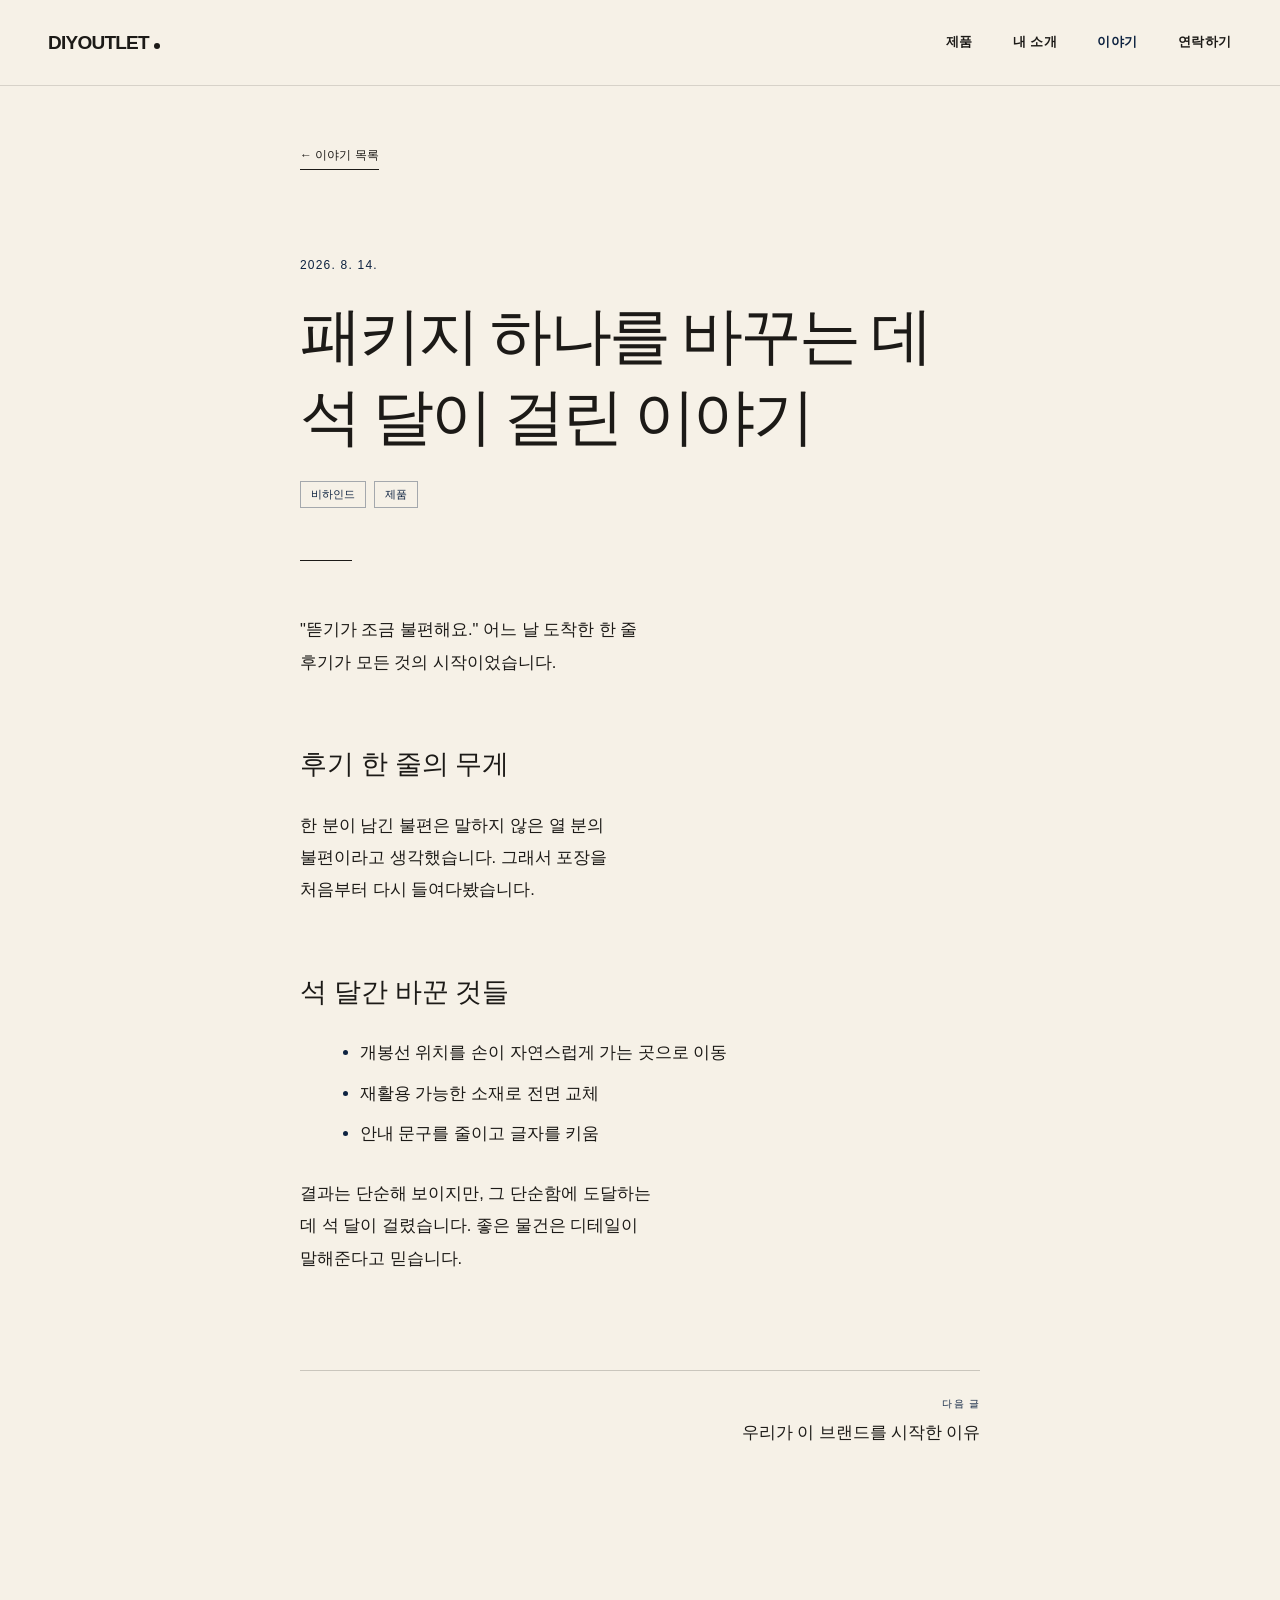
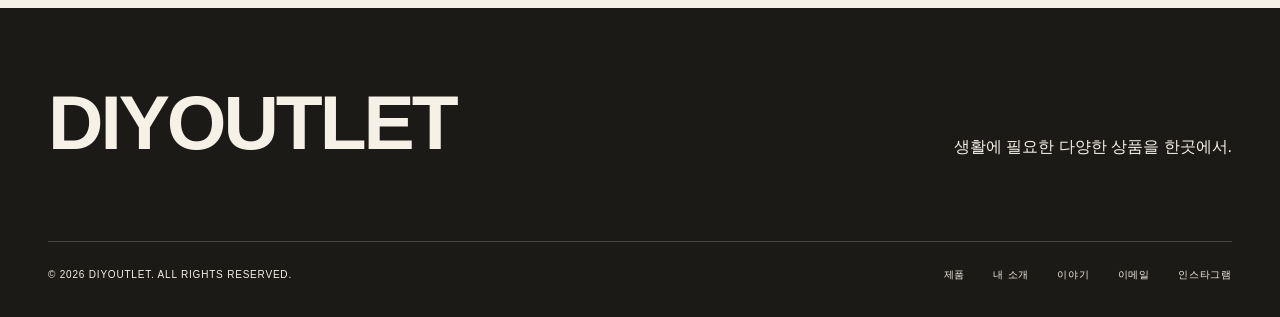
<file: story/package-change-three-months.html>
<!doctype html>
<html lang="ko">
<head>
  <meta charset="utf-8">
  <meta name="viewport" content="width=device-width, initial-scale=1">
  <meta name="description" content="고객의 한 줄 후기에서 시작된 패키지 개선 프로젝트. 사소해 보이는 디테일에 오래 머문 이유를 적었습니다.">
  <meta name="theme-color" content="#F6F1E7">
  <title>패키지 하나를 바꾸는 데 석 달이 걸린 이야기 | DIYOUTLET</title>
  <link rel="canonical" href="https://diyoutlet-homepage.vercel.app/story/package-change-three-months.html">
  <meta property="og:type" content="article">
  <meta property="og:title" content="패키지 하나를 바꾸는 데 석 달이 걸린 이야기">
  <meta property="og:description" content="고객의 한 줄 후기에서 시작된 패키지 개선 프로젝트. 사소해 보이는 디테일에 오래 머문 이유를 적었습니다.">
  <meta property="og:url" content="https://diyoutlet-homepage.vercel.app/story/package-change-three-months.html">
  <script type="application/ld+json">
  {
    "@context": "https://schema.org",
    "@type": "BlogPosting",
    "headline": "패키지 하나를 바꾸는 데 석 달이 걸린 이야기",
    "description": "고객의 한 줄 후기에서 시작된 패키지 개선 프로젝트. 사소해 보이는 디테일에 오래 머문 이유를 적었습니다.",
    "datePublished": "2026-08-14",
    "dateModified": "2026-08-14",
    "mainEntityOfPage": "https://diyoutlet-homepage.vercel.app/story/package-change-three-months.html",
    "keywords": "비하인드, 제품"
  }
  </script>
  <script type="application/ld+json">
  {
    "@context": "https://schema.org",
    "@type": "BreadcrumbList",
    "itemListElement": [
      { "@type": "ListItem", "position": 1, "name": "홈", "item": "https://diyoutlet-homepage.vercel.app/" },
      { "@type": "ListItem", "position": 2, "name": "이야기", "item": "https://diyoutlet-homepage.vercel.app/story/" },
      { "@type": "ListItem", "position": 3, "name": "패키지 하나를 바꾸는 데 석 달이 걸린 이야기", "item": "https://diyoutlet-homepage.vercel.app/story/package-change-three-months.html" }
    ]
  }
  </script>
  <link rel="stylesheet" href="../styles.css">
  <script src="../script.js" defer></script>
</head>
<body class="story-post-page">
  <a class="skip-link" href="#main">본문으로 바로가기</a>
  <header class="site-header"><div class="container nav-inner"><a class="logo" href="../index.html" aria-label="DIYOUTLET 홈"><span>DIY</span>OUTLET<i aria-hidden="true"></i></a><button class="menu-toggle" type="button" aria-expanded="false" aria-controls="main-menu"><span class="sr-only">메뉴 열기</span><span></span><span></span></button><nav class="main-menu" id="main-menu" aria-label="주 메뉴"><a href="../products.html">제품</a><a href="../about.html">내 소개</a><a href="index.html" aria-current="page">이야기</a><a href="../contact.html">연락하기</a></nav></div></header>
  <div class="story-post-wrap">
    <a class="story-back" href="index.html">← 이야기 목록</a>
    <main id="main">
      <article class="story-article">
        <header class="post-head"><time datetime="2026-08-14">2026. 8. 14.</time><h1>패키지 하나를 바꾸는 데 석 달이 걸린 이야기</h1><div class="post-tags"><span class="post-tag">비하인드</span><span class="post-tag">제품</span></div></header>
        <hr class="post-rule">
        <div class="post-body">
          <p>"뜯기가 조금 불편해요." 어느 날 도착한 한 줄 후기가 모든 것의 시작이었습니다.</p>
          <h2>후기 한 줄의 무게</h2>
          <p>한 분이 남긴 불편은 말하지 않은 열 분의 불편이라고 생각했습니다. 그래서 포장을 처음부터 다시 들여다봤습니다.</p>
          <h2>석 달간 바꾼 것들</h2>
          <ul><li>개봉선 위치를 손이 자연스럽게 가는 곳으로 이동</li><li>재활용 가능한 소재로 전면 교체</li><li>안내 문구를 줄이고 글자를 키움</li></ul>
          <p>결과는 단순해 보이지만, 그 단순함에 도달하는 데 석 달이 걸렸습니다. 좋은 물건은 디테일이 말해준다고 믿습니다.</p>
        </div>
        <nav class="post-navigation" aria-label="다른 글"><span></span><a class="next" href="why-we-started-brand.html"><span class="post-direction">다음 글</span><span class="post-nav-title">우리가 이 브랜드를 시작한 이유</span></a></nav>
      </article>
    </main>
  </div>
  <footer class="site-footer"><div class="container footer-top"><a class="footer-logo" href="../index.html"><span>DIY</span>OUTLET</a><p>생활에 필요한 다양한 상품을 한곳에서.</p></div><div class="container footer-bottom"><p>© <span id="year"></span> DIYOUTLET. ALL RIGHTS RESERVED.</p><div><a href="../products.html">제품</a><a href="../about.html">내 소개</a><a href="index.html">이야기</a><a href="mailto:bnt1195@naver.com" target="_blank" rel="noopener noreferrer">이메일</a><a href="https://www.instagram.com/bntheim_1195/" target="_blank" rel="noopener noreferrer">인스타그램</a></div></div></footer>
</body>
</html>
</file>
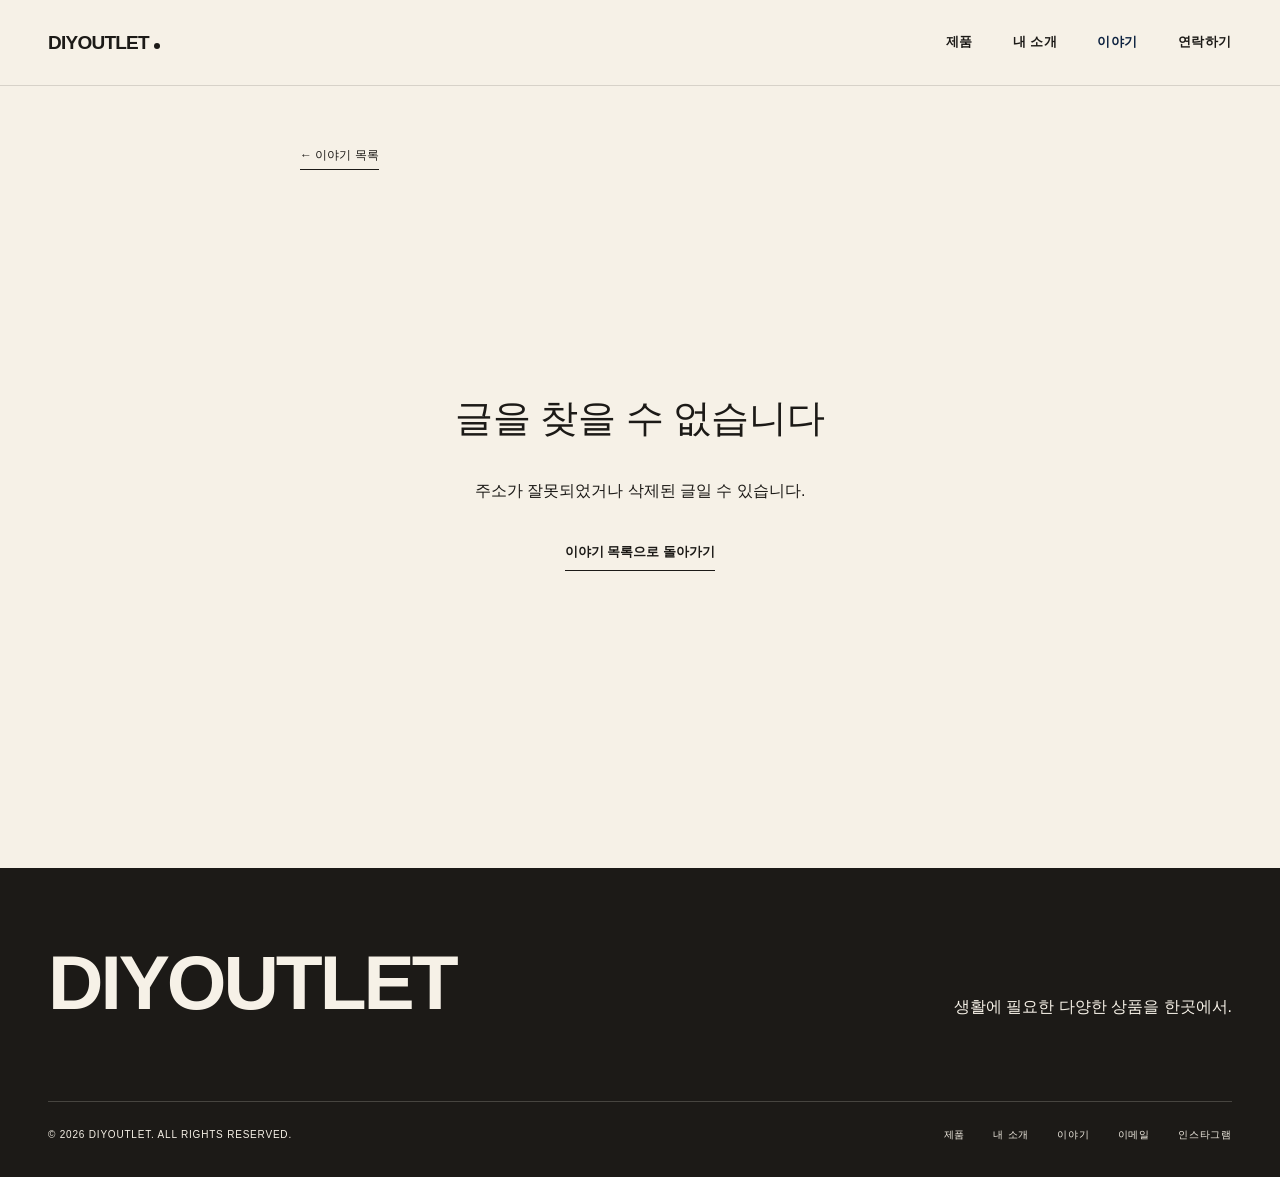
<file: story/post.html>
<!doctype html>
<html lang="ko">
<head>
  <meta charset="utf-8">
  <meta name="viewport" content="width=device-width, initial-scale=1">
  <meta name="description" content="">
  <meta name="author" content="">
  <meta name="robots" content="noindex,follow">
  <meta name="theme-color" content="#F6F1E7">
  <link rel="canonical" href="">
  <meta property="og:type" content="article">
  <meta property="og:title" content="">
  <meta property="og:description" content="">
  <meta property="og:url" content="">
  <title>이야기 | DIYOUTLET</title>
  <link rel="stylesheet" href="../styles.css">
  <script src="../script.js" defer></script>
</head>
<body class="story-post-page">
  <a class="skip-link" href="#main">본문으로 바로가기</a>

  <header class="site-header">
    <div class="container nav-inner">
      <a class="logo" href="../index.html" aria-label="DIYOUTLET 홈">
        <span>DIY</span>OUTLET<i aria-hidden="true"></i>
      </a>
      <button class="menu-toggle" type="button" aria-expanded="false" aria-controls="main-menu">
        <span class="sr-only">메뉴 열기</span>
        <span></span><span></span>
      </button>
      <nav class="main-menu" id="main-menu" aria-label="주 메뉴">
        <a href="../products.html">제품</a>
        <a href="../about.html">내 소개</a>
        <a href="index.html" aria-current="page">이야기</a>
        <a href="../contact.html">연락하기</a>
      </nav>
    </div>
  </header>

  <div class="story-post-wrap">
    <a class="story-back" href="index.html">← 이야기 목록</a>
    <main id="main"></main>
  </div>

  <footer class="site-footer">
    <div class="container footer-top">
      <a class="footer-logo" href="../index.html"><span>DIY</span>OUTLET</a>
      <p>생활에 필요한 다양한 상품을 한곳에서.</p>
    </div>
    <div class="container footer-bottom">
      <p>© <span id="year"></span> DIYOUTLET. ALL RIGHTS RESERVED.</p>
      <div><a href="../products.html">제품</a><a href="../about.html">내 소개</a><a href="index.html">이야기</a><a href="mailto:bnt1195@naver.com" target="_blank" rel="noopener noreferrer">이메일</a><a href="https://www.instagram.com/bntheim_1195/" target="_blank" rel="noopener noreferrer">인스타그램</a></div>
    </div>
  </footer>

  <script>
  (function () {
    var main = document.getElementById('main');

    function element(tag, className, text) {
      var node = document.createElement(tag);
      if (className) node.className = className;
      if (text != null) node.textContent = text;
      return node;
    }

    function formatDate(value) {
      var date = new Date(value + 'T00:00:00');
      if (isNaN(date)) return value || '';
      return date.getFullYear() + '. ' + (date.getMonth() + 1) + '. ' + date.getDate() + '.';
    }

    // 빈 줄, ## 소제목, - 목록을 지원하는 안전한 본문 렌더러입니다.
    function renderBody(source) {
      var box = element('div', 'post-body');
      var blocks = String(source || '').replace(/\r\n/g, '\n').split(/\n\s*\n/);
      blocks.forEach(function (block) {
        block = block.trim();
        if (!block) return;
        var lines = block.split('\n');
        if (lines.every(function (line) { return /^- /.test(line.trim()); })) {
          var list = element('ul');
          lines.forEach(function (line) {
            list.appendChild(element('li', null, line.trim().slice(2)));
          });
          box.appendChild(list);
        } else if (/^## /.test(block)) {
          box.appendChild(element('h2', null, block.slice(3).trim()));
        } else {
          box.appendChild(element('p', null, block));
        }
      });
      return box;
    }

    function notFound() {
      var box = element('div', 'post-notfound');
      box.appendChild(element('h1', null, '글을 찾을 수 없습니다'));
      box.appendChild(element('p', null, '주소가 잘못되었거나 삭제된 글일 수 있습니다.'));
      var link = element('a', 'text-link', '이야기 목록으로 돌아가기');
      link.href = 'index.html';
      box.appendChild(link);
      main.replaceChildren(box);
    }

    function postUrl(post) {
      return post.url ? String(post.url) : 'post.html?id=' + encodeURIComponent(post.id || '');
    }

    function setAttribute(selector, attribute, value) {
      var node = document.querySelector(selector);
      if (node) node.setAttribute(attribute, value);
    }

    function addStructuredData(data) {
      var script = document.createElement('script');
      script.type = 'application/ld+json';
      script.textContent = JSON.stringify(data);
      document.head.appendChild(script);
    }

    function setMeta(post) {
      var title = String(post.title || '이야기');
      var description = String(post.description || post.summary || '').slice(0, 160);
      var url = location.origin + location.pathname + '?id=' + encodeURIComponent(post.id || '');
      var author = String(post.author || '').trim();
      document.title = title + ' | DIYOUTLET';
      setAttribute('meta[name="description"]', 'content', description);
      setAttribute('meta[name="author"]', 'content', author);
      setAttribute('link[rel="canonical"]', 'href', url);
      setAttribute('meta[property="og:title"]', 'content', title);
      setAttribute('meta[property="og:description"]', 'content', description);
      setAttribute('meta[property="og:url"]', 'content', url);

      var article = {
        '@context': 'https://schema.org',
        '@type': 'BlogPosting',
        headline: title,
        description: description,
        datePublished: String(post.date || ''),
        dateModified: String(post.updated || post.date || ''),
        mainEntityOfPage: url,
        keywords: Array.isArray(post.tags) ? post.tags.map(String).join(', ') : ''
      };
      if (author) article.author = { '@type': 'Person', name: author };
      addStructuredData(article);

      var faq = Array.isArray(post.faq) ? post.faq.filter(function (item) {
        return item && item.q && item.a;
      }) : [];
      if (faq.length) {
        addStructuredData({
          '@context': 'https://schema.org',
          '@type': 'FAQPage',
          mainEntity: faq.map(function (item) {
            return {
              '@type': 'Question',
              name: String(item.q),
              acceptedAnswer: { '@type': 'Answer', text: String(item.a) }
            };
          })
        });
      }
    }

    function renderFaq(faq) {
      var section = element('section', 'post-faq');
      section.appendChild(element('h2', null, '자주 묻는 질문'));
      faq.forEach(function (item) {
        var details = element('details');
        details.appendChild(element('summary', null, String(item.q)));
        details.appendChild(element('p', null, String(item.a)));
        section.appendChild(details);
      });
      return section;
    }

    function renderSources(sources) {
      var section = element('section', 'post-sources');
      section.appendChild(element('h2', null, '참고·출처'));
      var list = element('ol');
      sources.forEach(function (source) {
        var item = element('li');
        if (source && source.url) {
          var link = element('a', null, String(source.title || source.url));
          link.href = String(source.url);
          link.rel = 'noopener noreferrer';
          link.target = '_blank';
          item.appendChild(link);
        } else {
          item.textContent = String(source && source.title || source || '');
        }
        list.appendChild(item);
      });
      section.appendChild(list);
      return section;
    }

    function render(posts) {
      var id = new URLSearchParams(location.search).get('id') || new URLSearchParams(location.search).get('slug');
      posts = (Array.isArray(posts) ? posts : []).slice().sort(function (a, b) {
        return String(b.date || '').localeCompare(String(a.date || ''));
      });
      var index = posts.findIndex(function (post) {
        return String(post.id) === id || (post.url && String(post.url).replace(/\.html$/, '') === id);
      });
      if (index < 0) {
        notFound();
        return;
      }

      var post = posts[index];
      setMeta(post);
      var article = element('article', 'story-article');
      var head = element('header', 'post-head');
      var time = element('time', null, formatDate(post.date));
      time.setAttribute('datetime', String(post.date || ''));
      head.appendChild(time);
      head.appendChild(element('h1', null, String(post.title || '(제목 없음)')));

      if (post.author || (post.updated && post.updated !== post.date)) {
        var meta = element('div', 'post-meta');
        if (post.author) meta.appendChild(element('span', null, String(post.author)));
        if (post.updated && post.updated !== post.date) meta.appendChild(element('span', null, '수정 ' + formatDate(post.updated)));
        head.appendChild(meta);
      }

      if (Array.isArray(post.tags) && post.tags.length) {
        var tags = element('div', 'post-tags');
        post.tags.forEach(function (tag) {
          tags.appendChild(element('span', 'post-tag', String(tag)));
        });
        head.appendChild(tags);
      }

      article.appendChild(head);
      article.appendChild(element('hr', 'post-rule'));
      article.appendChild(renderBody(post.body));

      var faq = Array.isArray(post.faq) ? post.faq.filter(function (item) {
        return item && item.q && item.a;
      }) : [];
      if (faq.length) article.appendChild(renderFaq(faq));
      if (Array.isArray(post.sources) && post.sources.length) article.appendChild(renderSources(post.sources));

      var previous = posts[index + 1];
      var next = posts[index - 1];
      if (previous || next) {
        var navigation = element('nav', 'post-navigation');
        navigation.setAttribute('aria-label', '다른 글');
        function addPostLink(item, className, label) {
          if (!item) {
            navigation.appendChild(element('span'));
            return;
          }
          var link = element('a', className);
          link.href = postUrl(item);
          link.appendChild(element('span', 'post-direction', label));
          link.appendChild(element('span', 'post-nav-title', String(item.title || '')));
          navigation.appendChild(link);
        }
        addPostLink(previous, 'previous', '이전 글');
        addPostLink(next, 'next', '다음 글');
        article.appendChild(navigation);
      }
      main.replaceChildren(article);
    }

    fetch('posts.json', { cache: 'no-store' })
      .then(function (response) {
        if (!response.ok) throw new Error(response.status);
        return response.json();
      })
      .then(render)
      .catch(notFound);
  })();
  </script>
</body>
</html>
</file>
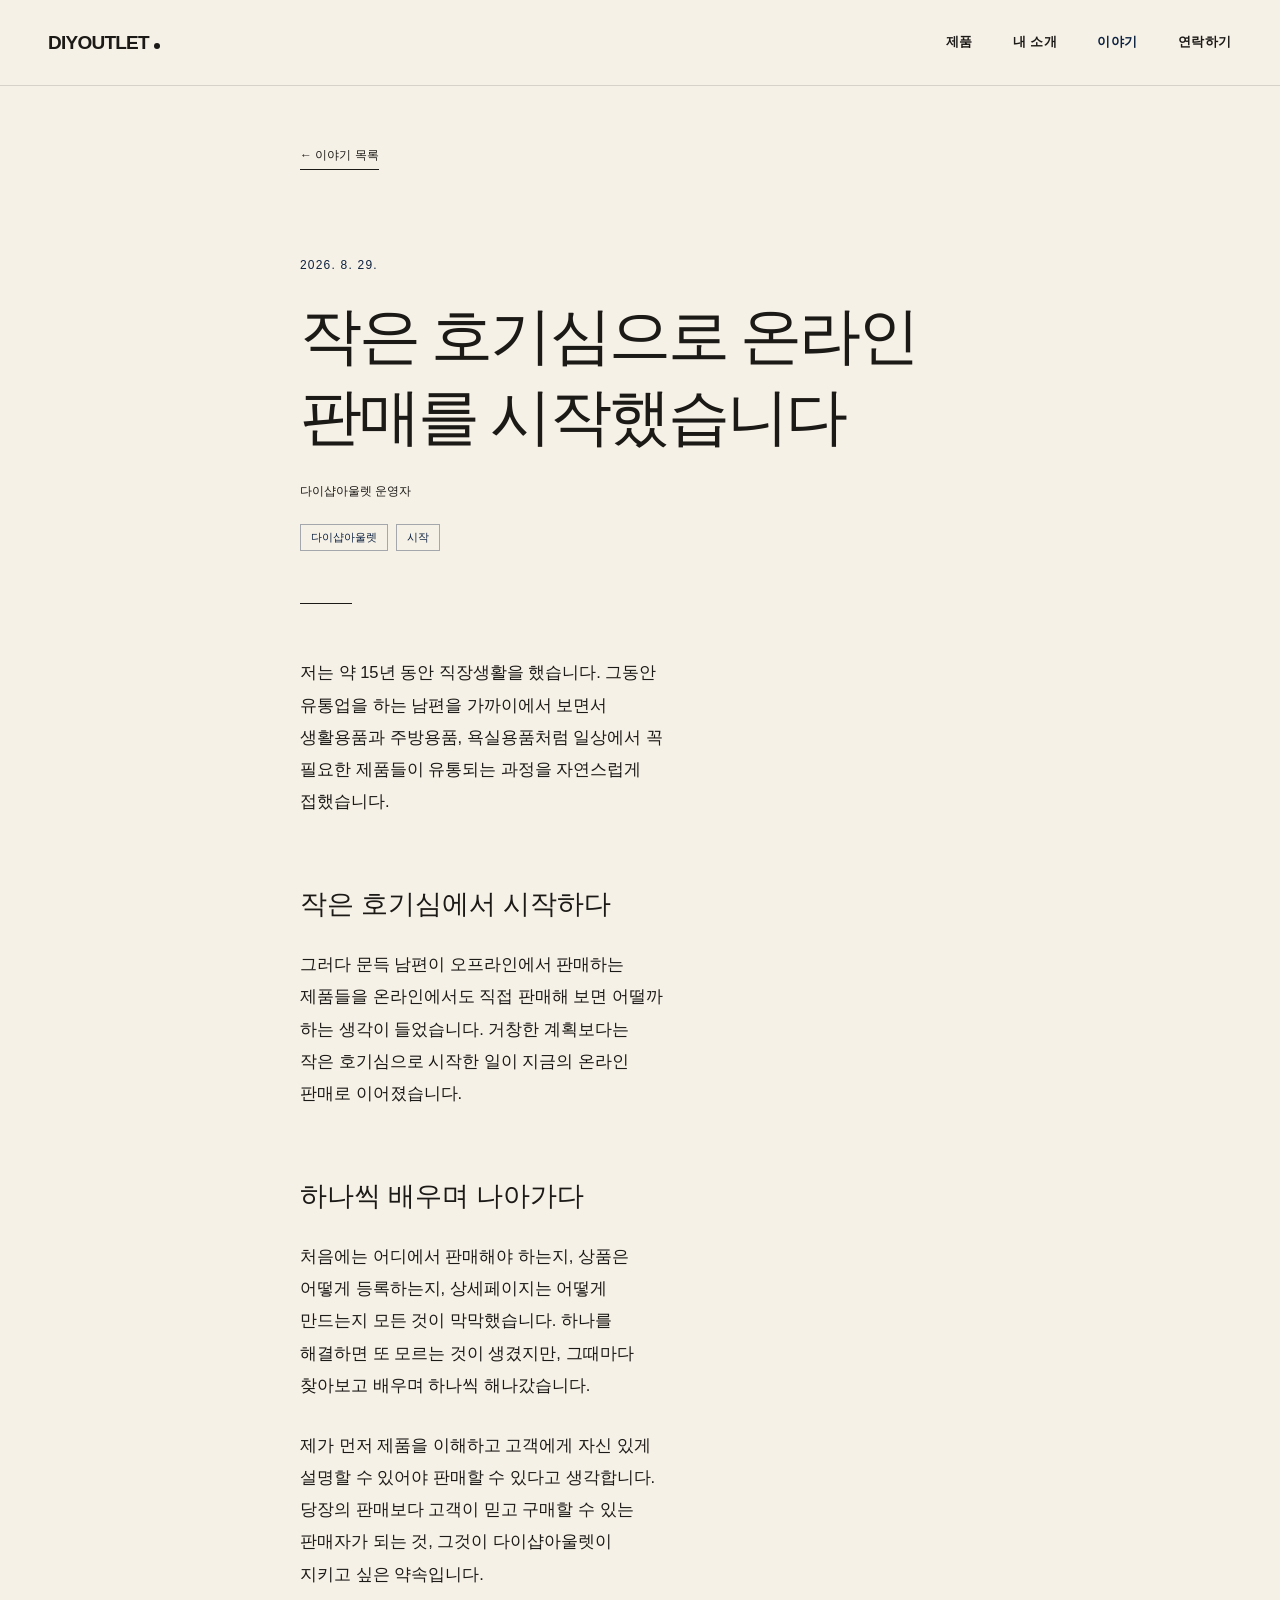
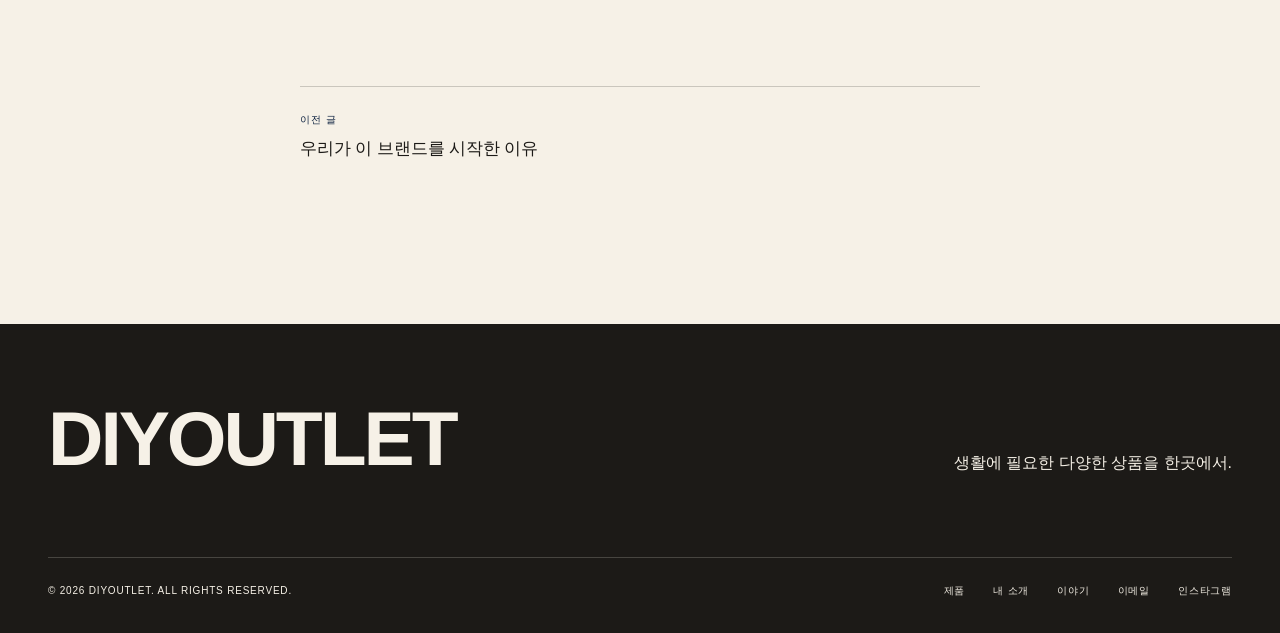
<file: story/small-curiosity-online-sales.html>
<!doctype html>
<html lang="ko">
<head>
  <meta charset="utf-8">
  <meta name="viewport" content="width=device-width, initial-scale=1">
  <meta name="description" content="15년의 직장생활과 가까이에서 지켜본 유통 현장. 그 경험이 다이샵아울렛의 시작으로 이어진 이야기를 전합니다.">
  <meta name="author" content="다이샵아울렛 운영자">
  <meta name="theme-color" content="#F6F1E7">
  <title>작은 호기심으로 온라인 판매를 시작했습니다 | DIYOUTLET</title>
  <link rel="canonical" href="https://diyoutlet-homepage.vercel.app/story/small-curiosity-online-sales.html">
  <meta property="og:type" content="article">
  <meta property="og:title" content="작은 호기심으로 온라인 판매를 시작했습니다">
  <meta property="og:description" content="15년의 직장생활과 가까이에서 지켜본 유통 현장. 그 경험이 다이샵아울렛의 시작으로 이어진 이야기를 전합니다.">
  <meta property="og:url" content="https://diyoutlet-homepage.vercel.app/story/small-curiosity-online-sales.html">
  <script type="application/ld+json">
  {
    "@context": "https://schema.org",
    "@type": "BlogPosting",
    "headline": "작은 호기심으로 온라인 판매를 시작했습니다",
    "description": "15년의 직장생활과 가까이에서 지켜본 유통 현장. 그 경험이 다이샵아울렛의 시작으로 이어진 이야기를 전합니다.",
    "datePublished": "2026-08-29",
    "dateModified": "2026-08-29",
    "author": { "@type": "Person", "name": "다이샵아울렛 운영자" },
    "mainEntityOfPage": "https://diyoutlet-homepage.vercel.app/story/small-curiosity-online-sales.html",
    "keywords": "다이샵아울렛, 시작"
  }
  </script>
  <script type="application/ld+json">
  {
    "@context": "https://schema.org",
    "@type": "BreadcrumbList",
    "itemListElement": [
      { "@type": "ListItem", "position": 1, "name": "홈", "item": "https://diyoutlet-homepage.vercel.app/" },
      { "@type": "ListItem", "position": 2, "name": "이야기", "item": "https://diyoutlet-homepage.vercel.app/story/" },
      { "@type": "ListItem", "position": 3, "name": "작은 호기심으로 온라인 판매를 시작했습니다", "item": "https://diyoutlet-homepage.vercel.app/story/small-curiosity-online-sales.html" }
    ]
  }
  </script>
  <link rel="stylesheet" href="../styles.css">
  <script src="../script.js" defer></script>
</head>
<body class="story-post-page">
  <a class="skip-link" href="#main">본문으로 바로가기</a>
  <header class="site-header">
    <div class="container nav-inner">
      <a class="logo" href="../index.html" aria-label="DIYOUTLET 홈"><span>DIY</span>OUTLET<i aria-hidden="true"></i></a>
      <button class="menu-toggle" type="button" aria-expanded="false" aria-controls="main-menu"><span class="sr-only">메뉴 열기</span><span></span><span></span></button>
      <nav class="main-menu" id="main-menu" aria-label="주 메뉴">
        <a href="../products.html">제품</a><a href="../about.html">내 소개</a><a href="index.html" aria-current="page">이야기</a><a href="../contact.html">연락하기</a>
      </nav>
    </div>
  </header>
  <div class="story-post-wrap">
    <a class="story-back" href="index.html">← 이야기 목록</a>
    <main id="main">
      <article class="story-article">
        <header class="post-head">
          <time datetime="2026-08-29">2026. 8. 29.</time>
          <h1>작은 호기심으로 온라인 판매를 시작했습니다</h1>
          <div class="post-meta"><span>다이샵아울렛 운영자</span></div>
          <div class="post-tags"><span class="post-tag">다이샵아울렛</span><span class="post-tag">시작</span></div>
        </header>
        <hr class="post-rule">
        <div class="post-body">
          <p>저는 약 15년 동안 직장생활을 했습니다. 그동안 유통업을 하는 남편을 가까이에서 보면서 생활용품과 주방용품, 욕실용품처럼 일상에서 꼭 필요한 제품들이 유통되는 과정을 자연스럽게 접했습니다.</p>
          <h2>작은 호기심에서 시작하다</h2>
          <p>그러다 문득 남편이 오프라인에서 판매하는 제품들을 온라인에서도 직접 판매해 보면 어떨까 하는 생각이 들었습니다. 거창한 계획보다는 작은 호기심으로 시작한 일이 지금의 온라인 판매로 이어졌습니다.</p>
          <h2>하나씩 배우며 나아가다</h2>
          <p>처음에는 어디에서 판매해야 하는지, 상품은 어떻게 등록하는지, 상세페이지는 어떻게 만드는지 모든 것이 막막했습니다. 하나를 해결하면 또 모르는 것이 생겼지만, 그때마다 찾아보고 배우며 하나씩 해나갔습니다.</p>
          <p>제가 먼저 제품을 이해하고 고객에게 자신 있게 설명할 수 있어야 판매할 수 있다고 생각합니다. 당장의 판매보다 고객이 믿고 구매할 수 있는 판매자가 되는 것, 그것이 다이샵아울렛이 지키고 싶은 약속입니다.</p>
        </div>
        <nav class="post-navigation" aria-label="다른 글">
          <a class="previous" href="why-we-started-brand.html"><span class="post-direction">이전 글</span><span class="post-nav-title">우리가 이 브랜드를 시작한 이유</span></a><span></span>
        </nav>
      </article>
    </main>
  </div>
  <footer class="site-footer">
    <div class="container footer-top"><a class="footer-logo" href="../index.html"><span>DIY</span>OUTLET</a><p>생활에 필요한 다양한 상품을 한곳에서.</p></div>
    <div class="container footer-bottom"><p>© <span id="year"></span> DIYOUTLET. ALL RIGHTS RESERVED.</p><div><a href="../products.html">제품</a><a href="../about.html">내 소개</a><a href="index.html">이야기</a><a href="mailto:bnt1195@naver.com" target="_blank" rel="noopener noreferrer">이메일</a><a href="https://www.instagram.com/bntheim_1195/" target="_blank" rel="noopener noreferrer">인스타그램</a></div></div>
  </footer>
</body>
</html>
</file>
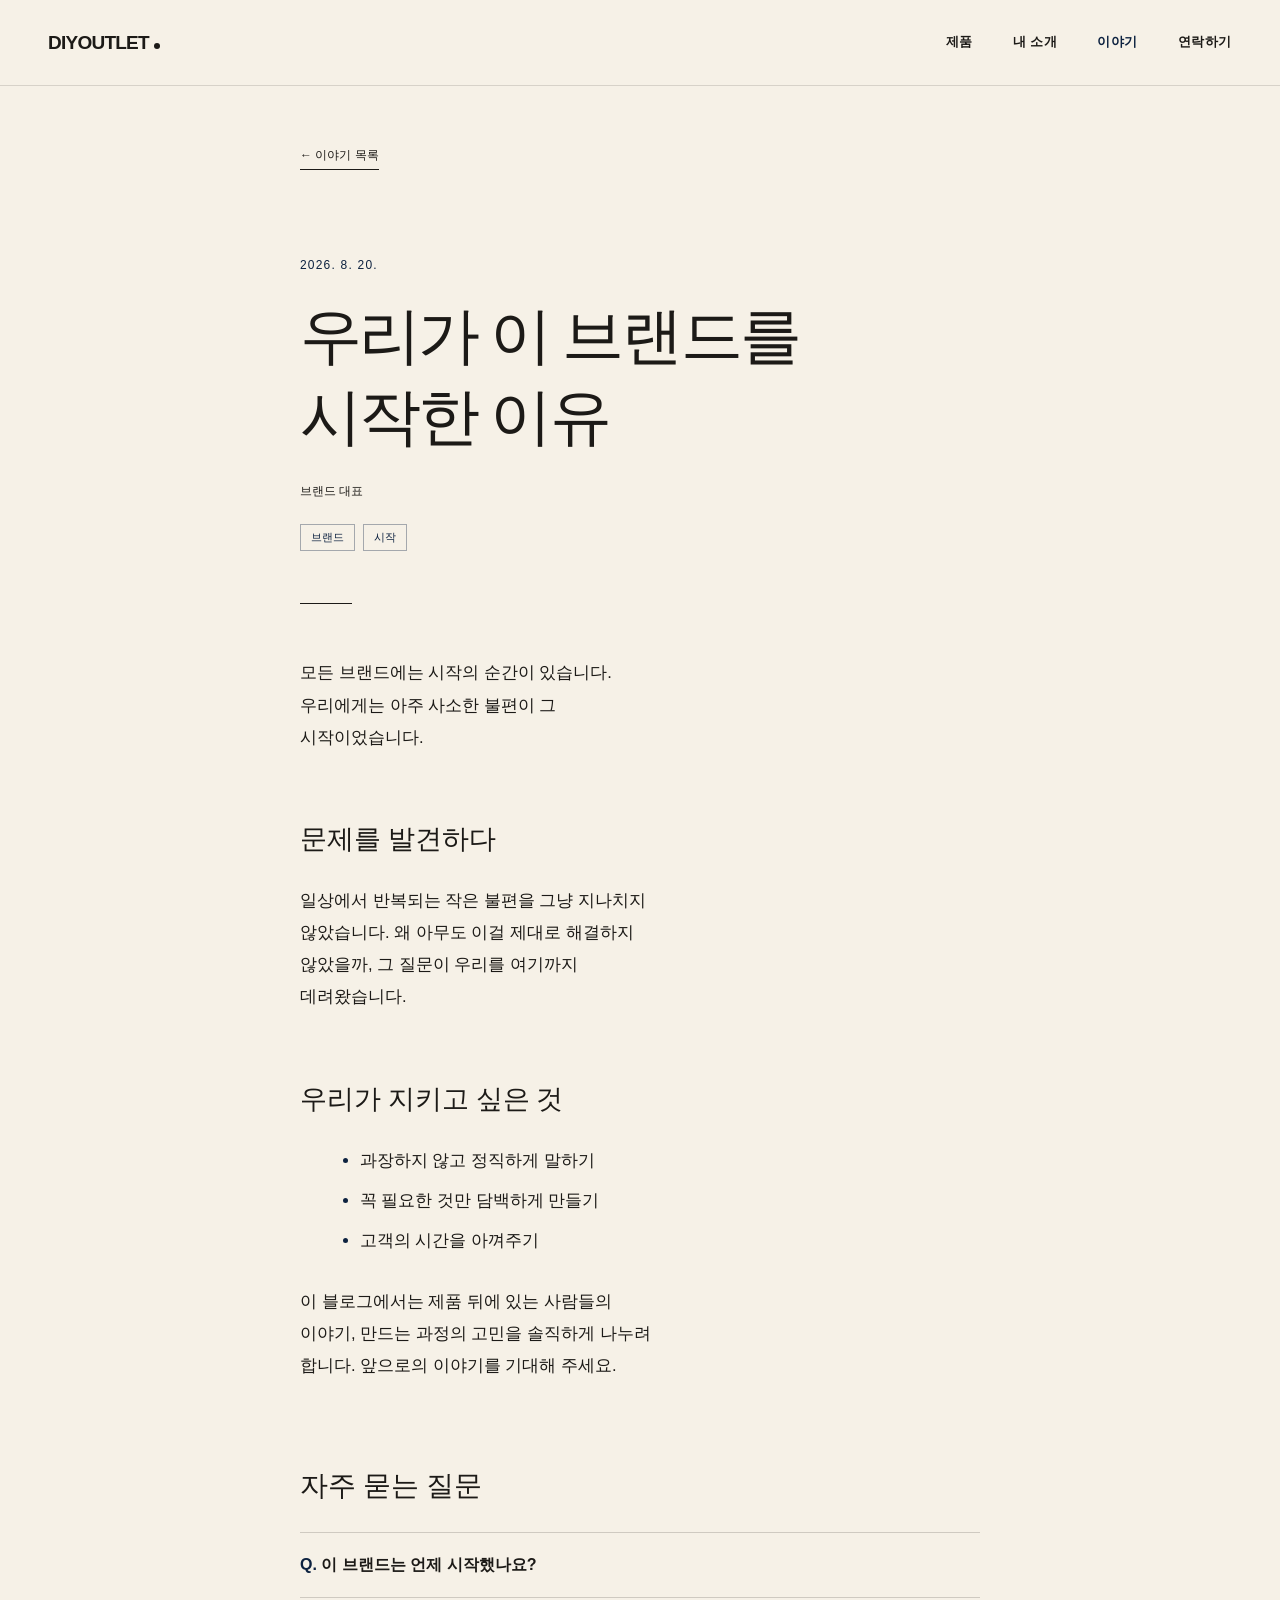
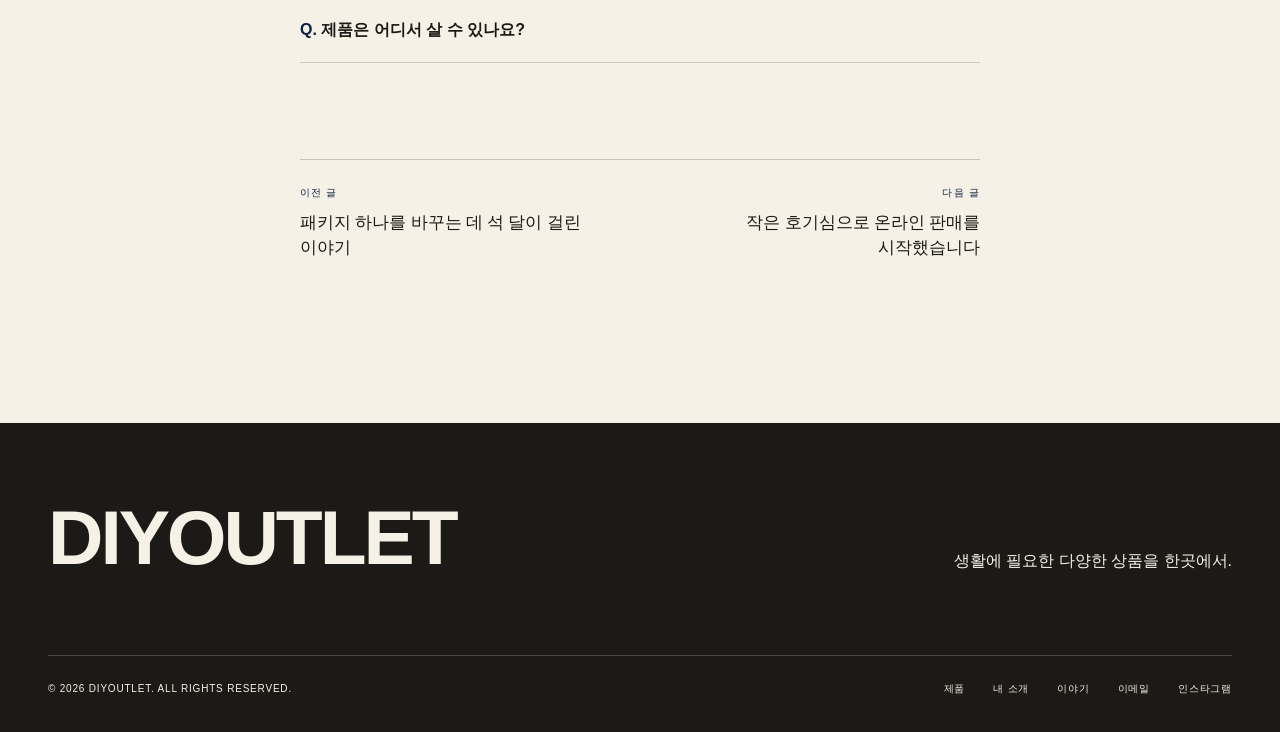
<file: story/why-we-started-brand.html>
<!doctype html>
<html lang="ko">
<head>
  <meta charset="utf-8">
  <meta name="viewport" content="width=device-width, initial-scale=1">
  <meta name="description" content="작은 불편에서 시작된 고민이 어떻게 하나의 브랜드가 되었는지, 그 첫 마음을 기록합니다.">
  <meta name="author" content="브랜드 대표">
  <meta name="theme-color" content="#F6F1E7">
  <title>우리가 이 브랜드를 시작한 이유 | DIYOUTLET</title>
  <link rel="canonical" href="https://diyoutlet-homepage.vercel.app/story/why-we-started-brand.html">
  <meta property="og:type" content="article">
  <meta property="og:title" content="우리가 이 브랜드를 시작한 이유">
  <meta property="og:description" content="작은 불편에서 시작된 고민이 어떻게 하나의 브랜드가 되었는지, 그 첫 마음을 기록합니다.">
  <meta property="og:url" content="https://diyoutlet-homepage.vercel.app/story/why-we-started-brand.html">
  <script type="application/ld+json">
  {
    "@context": "https://schema.org",
    "@type": "BlogPosting",
    "headline": "우리가 이 브랜드를 시작한 이유",
    "description": "작은 불편에서 시작된 고민이 어떻게 하나의 브랜드가 되었는지, 그 첫 마음을 기록합니다.",
    "datePublished": "2026-08-20",
    "dateModified": "2026-08-20",
    "author": { "@type": "Person", "name": "브랜드 대표" },
    "mainEntityOfPage": "https://diyoutlet-homepage.vercel.app/story/why-we-started-brand.html",
    "keywords": "브랜드, 시작"
  }
  </script>
  <script type="application/ld+json">
  {
    "@context": "https://schema.org",
    "@type": "FAQPage",
    "mainEntity": [
      { "@type": "Question", "name": "이 브랜드는 언제 시작했나요?", "acceptedAnswer": { "@type": "Answer", "text": "일상의 작은 불편을 해결하고 싶다는 고민에서 출발했습니다. 자세한 시작 이야기는 본문에 있습니다." } },
      { "@type": "Question", "name": "제품은 어디서 살 수 있나요?", "acceptedAnswer": { "@type": "Answer", "text": "홈페이지의 '제품' 페이지에서 스토어로 바로 이동할 수 있습니다." } }
    ]
  }
  </script>
  <script type="application/ld+json">
  {
    "@context": "https://schema.org",
    "@type": "BreadcrumbList",
    "itemListElement": [
      { "@type": "ListItem", "position": 1, "name": "홈", "item": "https://diyoutlet-homepage.vercel.app/" },
      { "@type": "ListItem", "position": 2, "name": "이야기", "item": "https://diyoutlet-homepage.vercel.app/story/" },
      { "@type": "ListItem", "position": 3, "name": "우리가 이 브랜드를 시작한 이유", "item": "https://diyoutlet-homepage.vercel.app/story/why-we-started-brand.html" }
    ]
  }
  </script>
  <link rel="stylesheet" href="../styles.css">
  <script src="../script.js" defer></script>
</head>
<body class="story-post-page">
  <a class="skip-link" href="#main">본문으로 바로가기</a>
  <header class="site-header"><div class="container nav-inner"><a class="logo" href="../index.html" aria-label="DIYOUTLET 홈"><span>DIY</span>OUTLET<i aria-hidden="true"></i></a><button class="menu-toggle" type="button" aria-expanded="false" aria-controls="main-menu"><span class="sr-only">메뉴 열기</span><span></span><span></span></button><nav class="main-menu" id="main-menu" aria-label="주 메뉴"><a href="../products.html">제품</a><a href="../about.html">내 소개</a><a href="index.html" aria-current="page">이야기</a><a href="../contact.html">연락하기</a></nav></div></header>
  <div class="story-post-wrap">
    <a class="story-back" href="index.html">← 이야기 목록</a>
    <main id="main">
      <article class="story-article">
        <header class="post-head"><time datetime="2026-08-20">2026. 8. 20.</time><h1>우리가 이 브랜드를 시작한 이유</h1><div class="post-meta"><span>브랜드 대표</span></div><div class="post-tags"><span class="post-tag">브랜드</span><span class="post-tag">시작</span></div></header>
        <hr class="post-rule">
        <div class="post-body">
          <p>모든 브랜드에는 시작의 순간이 있습니다. 우리에게는 아주 사소한 불편이 그 시작이었습니다.</p>
          <h2>문제를 발견하다</h2>
          <p>일상에서 반복되는 작은 불편을 그냥 지나치지 않았습니다. 왜 아무도 이걸 제대로 해결하지 않았을까, 그 질문이 우리를 여기까지 데려왔습니다.</p>
          <h2>우리가 지키고 싶은 것</h2>
          <ul><li>과장하지 않고 정직하게 말하기</li><li>꼭 필요한 것만 담백하게 만들기</li><li>고객의 시간을 아껴주기</li></ul>
          <p>이 블로그에서는 제품 뒤에 있는 사람들의 이야기, 만드는 과정의 고민을 솔직하게 나누려 합니다. 앞으로의 이야기를 기대해 주세요.</p>
        </div>
        <section class="post-faq"><h2>자주 묻는 질문</h2><details><summary>이 브랜드는 언제 시작했나요?</summary><p>일상의 작은 불편을 해결하고 싶다는 고민에서 출발했습니다. 자세한 시작 이야기는 본문에 있습니다.</p></details><details><summary>제품은 어디서 살 수 있나요?</summary><p>홈페이지의 '제품' 페이지에서 스토어로 바로 이동할 수 있습니다.</p></details></section>
        <nav class="post-navigation" aria-label="다른 글"><a class="previous" href="package-change-three-months.html"><span class="post-direction">이전 글</span><span class="post-nav-title">패키지 하나를 바꾸는 데 석 달이 걸린 이야기</span></a><a class="next" href="small-curiosity-online-sales.html"><span class="post-direction">다음 글</span><span class="post-nav-title">작은 호기심으로 온라인 판매를 시작했습니다</span></a></nav>
      </article>
    </main>
  </div>
  <footer class="site-footer"><div class="container footer-top"><a class="footer-logo" href="../index.html"><span>DIY</span>OUTLET</a><p>생활에 필요한 다양한 상품을 한곳에서.</p></div><div class="container footer-bottom"><p>© <span id="year"></span> DIYOUTLET. ALL RIGHTS RESERVED.</p><div><a href="../products.html">제품</a><a href="../about.html">내 소개</a><a href="index.html">이야기</a><a href="mailto:bnt1195@naver.com" target="_blank" rel="noopener noreferrer">이메일</a><a href="https://www.instagram.com/bntheim_1195/" target="_blank" rel="noopener noreferrer">인스타그램</a></div></div></footer>
</body>
</html>
</file>
<file: styles.css>
:root {
  --cream: #F6F1E7;
  --ink: #1C1A17;
  --navy: #0D2240;
  --serif: "KoPub Batang", "Noto Serif KR", "Nanum Myeongjo", Batang, Georgia, serif;
  --sans: Pretendard, "Noto Sans KR", "Apple SD Gothic Neo", Arial, sans-serif;
  --page: min(1320px, calc(100% - 96px));
}

* { box-sizing: border-box; }
html { scroll-behavior: smooth; }
body {
  margin: 0;
  background: var(--cream);
  color: var(--ink);
  font-family: var(--sans);
  font-size: 16px;
  line-height: 1.75;
  word-break: keep-all;
  overflow-x: hidden;
}
body.menu-open { overflow: hidden; }
a { color: inherit; text-decoration: none; }
img { display: block; width: 100%; }
h1, h2, h3, p { margin-top: 0; }
.container { width: var(--page); margin-inline: auto; }
.section { padding-block: max(15vh, 128px); }
.sr-only {
  position: absolute; width: 1px; height: 1px; padding: 0; margin: -1px;
  overflow: hidden; clip: rect(0, 0, 0, 0); white-space: nowrap; border: 0;
}
.skip-link { position: fixed; z-index: 999; top: 12px; left: 12px; padding: 8px 14px; background: var(--cream); transform: translateY(-150%); }
.skip-link:focus { transform: translateY(0); }

/* 상단 내비게이션 */
.site-header {
  position: fixed; inset: 0 0 auto; z-index: 100; height: 86px;
  color: var(--cream); border-bottom: 1px solid color-mix(in srgb, var(--cream) 28%, transparent);
}
.site-header.scrolled {
  background: color-mix(in srgb, var(--cream) 93%, transparent);
  color: var(--ink); border-color: color-mix(in srgb, var(--ink) 14%, transparent);
  backdrop-filter: blur(14px);
}
.nav-inner { height: 100%; display: flex; align-items: center; justify-content: space-between; }
.logo, .footer-logo { font-size: 19px; font-weight: 800; letter-spacing: -.04em; }
.logo span, .footer-logo span { color: inherit; }
.logo i { display: inline-block; width: 6px; height: 6px; margin-left: 5px; background: currentColor; border-radius: 50%; }
.main-menu { display: flex; gap: 40px; font-size: 13px; font-weight: 650; letter-spacing: .04em; }
.main-menu a:hover { color: var(--navy); }
.menu-toggle { display: none; border: 0; background: none; color: inherit; padding: 10px; }

/* 히어로: 스크럽 영상과 포스터를 크게 쓰고 텍스트 아래에 스크림을 둡니다 */
.hero { position: relative; min-height: 100svh; display: flex; align-items: flex-end; color: var(--cream); overflow: hidden; }
.hero-image {
  position: absolute; inset: 0; background: var(--ink);
}
.hero-poster, .hero-scrub-video, .hero-poster img {
  position: absolute; inset: 0; width: 100%; height: 100%;
}
.hero-poster img, .hero-scrub-video { object-fit: cover; object-position: center; }
.hero-scrub-video { opacity: 0; transition: opacity .35s ease; }
.hero-scrub-video.is-ready { opacity: 1; }
.hero-shade {
  position: absolute; inset: 0;
  background: linear-gradient(90deg, color-mix(in srgb, var(--ink) 82%, transparent) 0%, color-mix(in srgb, var(--ink) 34%, transparent) 58%, color-mix(in srgb, var(--ink) 10%, transparent) 100%);
}
.hero-content { position: relative; z-index: 1; padding-bottom: max(12vh, 96px); }
.kicker, .section-label, .product-category, .final-cta > .container > p {
  margin-bottom: 28px; font-size: 11px; font-weight: 700; letter-spacing: .18em;
}
.hero h1 {
  max-width: none; margin-bottom: 32px; font-family: var(--serif); font-size: clamp(56px, 5.8vw, 88px);
  font-weight: 700; line-height: 1.08; letter-spacing: -.055em;
}
.hero h1 span { display: block; }
@media (min-width: 581px) {
  .hero h1 span { white-space: nowrap; }
}
.hero-description { max-width: 40ch; margin-bottom: 42px; font-size: clamp(15px, 1.25vw, 18px); }
.button {
  display: inline-flex; align-items: center; justify-content: space-between; gap: 32px;
  min-width: 210px; padding: 15px 18px; border: 1px solid currentColor;
  font-size: 13px; font-weight: 700;
}
.button-solid { background: var(--cream); color: var(--ink); border-color: var(--cream); }
.button-solid:hover { background: var(--navy); color: var(--cream); border-color: var(--navy); }
.button-outline:hover { background: var(--cream); color: var(--navy); }
.scroll-mark { position: absolute; right: 48px; bottom: 44px; z-index: 1; display: flex; align-items: center; gap: 12px; font-size: 9px; letter-spacing: .18em; }
.scroll-mark i { width: 44px; height: 1px; background: currentColor; }

/* 브랜드 소개 */
.brand-section { min-height: 100svh; display: flex; flex-direction: column; justify-content: space-between; overflow: hidden; }
.brand-intro { display: grid; grid-template-columns: .35fr 1fr; gap: 7vw; }
.statement {
  max-width: 17ch; margin-bottom: 72px; font-family: var(--serif); font-size: clamp(45px, 5.4vw, 82px);
  font-weight: 400; line-height: 1.28; letter-spacing: -.05em;
}
.statement em { color: var(--navy); font-style: normal; }
.brand-description { display: grid; grid-template-columns: repeat(2, minmax(0, 1fr)); gap: 40px; max-width: 820px; }
.brand-description p { max-width: 40ch; margin: 0; }
.marquee { width: 100%; margin-top: max(15vh, 120px); border-block: 1px solid color-mix(in srgb, var(--ink) 22%, transparent); overflow: hidden; }
.marquee div {
  width: max-content; padding: 20px 48px; color: var(--navy); font-family: var(--serif);
  font-size: clamp(32px, 4.6vw, 70px); line-height: 1.1; letter-spacing: -.04em;
}

/* 대표 제품 */
.section-heading { display: grid; grid-template-columns: 1fr .5fr; align-items: end; gap: 40px; margin-bottom: max(15vh, 120px); }
.section-heading h2 {
  margin: 0; font-family: var(--serif); font-size: clamp(50px, 6vw, 88px);
  font-weight: 400; line-height: 1.15; letter-spacing: -.05em;
}
.section-heading > p { max-width: 40ch; margin-bottom: 10px; }
.product-grid { display: grid; gap: max(18vh, 150px); }
.product-card { display: grid; grid-template-columns: minmax(0, 1.45fr) minmax(260px, .55fr); align-items: center; gap: clamp(44px, 7vw, 112px); }
.product-card:nth-child(even) { grid-template-columns: minmax(260px, .55fr) minmax(0, 1.45fr); }
.product-card:nth-child(even) .product-photo { grid-column: 2; }
.product-card:nth-child(even) .product-copy { grid-column: 1; grid-row: 1; }
.product-photo { position: relative; overflow: hidden; background: color-mix(in srgb, var(--navy) 7%, var(--cream)); aspect-ratio: 4 / 3; }
.product-photo img { height: 100%; object-fit: cover; }
.product-photo > span { position: absolute; top: 20px; left: 20px; color: var(--navy); font-size: 11px; letter-spacing: .14em; }
.product-copy h3 { margin-bottom: 22px; font-family: var(--serif); font-size: clamp(32px, 3.3vw, 48px); font-weight: 400; line-height: 1.2; letter-spacing: -.04em; }
.product-copy > p:not(.product-category) { max-width: 28ch; margin-bottom: 32px; }
.product-category { color: var(--navy); }
.product-price { color: var(--navy); font-size: 18px; font-weight: 700; letter-spacing: -.02em; }
.text-link { display: inline-flex; gap: 28px; align-items: center; padding-bottom: 6px; border-bottom: 1px solid currentColor; font-size: 13px; font-weight: 700; }
.text-link:hover { color: var(--navy); }
.all-products-link { margin-top: max(15vh, 120px); }
.product-status { grid-column: 1 / -1; margin: 0; color: color-mix(in srgb, var(--ink) 62%, transparent); }

/* 카테고리 */
.categories { padding-block: max(15vh, 120px); background: var(--navy); color: var(--cream); }
.category { border-top: 1px solid color-mix(in srgb, var(--cream) 24%, transparent); }
.category:last-child { border-bottom: 1px solid color-mix(in srgb, var(--cream) 24%, transparent); }
.category .container { min-height: 150px; display: grid; grid-template-columns: 70px 1fr .8fr 30px; align-items: center; gap: 24px; }
.category span { font-size: 10px; letter-spacing: .16em; }
.category h2 { margin: 0; font-family: var(--serif); font-size: clamp(36px, 4.4vw, 64px); font-weight: 400; letter-spacing: -.045em; }
.category p { max-width: 30ch; margin: 0; }
.category i { font-style: normal; font-size: 20px; }

/* 이야기 */
.story { min-height: 100svh; position: relative; }
.story-grid { display: grid; grid-template-columns: .35fr 1fr; gap: 7vw; }
.story-title {
  max-width: 14ch; margin-bottom: 72px; font-family: var(--serif); font-size: clamp(48px, 6vw, 90px);
  font-weight: 400; line-height: 1.19; letter-spacing: -.055em;
}
.story-body { display: grid; grid-template-columns: repeat(2, minmax(0, 1fr)); gap: 48px; max-width: 820px; }
.story-body p { max-width: 40ch; margin: 0; }
.story-number {
  position: absolute; right: 48px; bottom: 24px; color: color-mix(in srgb, var(--navy) 9%, transparent);
  font-family: var(--serif); font-size: clamp(100px, 18vw, 280px); line-height: .8; pointer-events: none;
}

/* 마지막 CTA와 푸터 */
.final-cta { min-height: 88svh; display: flex; align-items: center; background: var(--navy); color: var(--cream); text-align: center; }
.final-cta h2 { margin-bottom: 52px; font-family: var(--serif); font-size: clamp(52px, 7vw, 104px); font-weight: 400; line-height: 1.15; letter-spacing: -.055em; }
.final-cta .button { margin-inline: auto; }
.site-footer { padding-block: 76px 34px; background: var(--ink); color: var(--cream); }
.footer-top, .footer-bottom { display: flex; justify-content: space-between; align-items: flex-end; gap: 32px; }
.footer-top { padding-bottom: 80px; }
.footer-logo { font-size: clamp(42px, 6vw, 86px); line-height: 1; }
.footer-top p { max-width: 40ch; margin: 0; }
.footer-bottom { padding-top: 24px; border-top: 1px solid color-mix(in srgb, var(--cream) 20%, transparent); font-size: 10px; letter-spacing: .08em; }
.footer-bottom p { margin: 0; }
.footer-bottom div { display: flex; flex-wrap: wrap; gap: 12px 28px; }
.footer-bottom a:hover { color: var(--cream); text-decoration: underline; }

/* 허용된 두 가지 움직임: 스크롤 리빌 + 히어로 줌 */
.reveal { opacity: 0; transform: translateY(24px); transition: opacity .8s ease, transform .8s ease; }
.reveal.is-visible { opacity: 1; transform: translateY(0); }
@keyframes heroZoom { from { transform: scale(1); } to { transform: scale(1.055); } }

@media (max-width: 800px) {
  :root { --page: calc(100% - 48px); }
  .site-header { height: 72px; }
  .menu-toggle { display: grid; gap: 6px; z-index: 2; }
  .menu-toggle > span:not(.sr-only) { display: block; width: 24px; height: 1px; background: currentColor; }
  .main-menu {
    position: fixed; inset: 0; display: none; align-content: center; justify-content: center;
    flex-direction: column; gap: 28px; background: var(--cream); color: var(--ink); text-align: center; font-family: var(--serif); font-size: 34px;
  }
  .main-menu.open { display: flex; }
  .hero-content { padding-bottom: max(14vh, 88px); }
  .scroll-mark { display: none; }
  .brand-intro, .story-grid { grid-template-columns: 1fr; gap: 48px; }
  .section-heading { grid-template-columns: 1fr; gap: 38px; }
  .product-card, .product-card:nth-child(even) { grid-template-columns: 1fr; gap: 38px; }
  .product-card:nth-child(even) .product-photo, .product-card:nth-child(even) .product-copy { grid-column: auto; grid-row: auto; }
  .category .container { grid-template-columns: 48px 1fr 28px; }
  .category p { grid-column: 2; padding-bottom: 28px; }
  .category i { grid-column: 3; grid-row: 1; }
  .story-body { grid-template-columns: 1fr 1fr; }
}

@media (max-width: 580px) {
  :root { --page: calc(100% - 40px); }
  .section { padding-block: 15vh; }
  .hero-shade { background: linear-gradient(0deg, color-mix(in srgb, var(--ink) 88%, transparent) 0%, color-mix(in srgb, var(--ink) 28%, transparent) 78%); }
  .hero h1 { font-size: clamp(45px, 13vw, 54px); line-height: 1.12; }
  .hero-description br, .brand-description br, .section-heading > p br { display: none; }
  .brand-description, .story-body { grid-template-columns: 1fr; gap: 20px; }
  .statement { font-size: clamp(42px, 12vw, 52px); }
  .marquee { margin-top: 15vh; }
  .marquee div { padding-inline: 20px; font-size: 34px; }
  .section-heading { margin-bottom: 15vh; }
  .section-heading h2 { font-size: 48px; }
  .product-grid { gap: 18vh; }
  .product-photo { aspect-ratio: 4 / 5; }
  .product-copy h3 { font-size: 34px; }
  .all-products-link { margin-top: 15vh; }
  .categories { padding-block: 15vh; }
  .category .container { min-height: 138px; grid-template-columns: 38px 1fr 24px; gap: 8px; }
  .category h2 { font-size: 34px; }
  .category p { font-size: 14px; }
  .story-title { font-size: 45px; }
  .story-number { right: 20px; font-size: 96px; }
  .final-cta { min-height: 100svh; }
  .final-cta h2 { font-size: 48px; }
  .footer-top, .footer-bottom { align-items: flex-start; flex-direction: column; }
  .footer-top { padding-bottom: 60px; }
  .footer-logo { font-size: 47px; }
}

@media (prefers-reduced-motion: reduce) {
  html { scroll-behavior: auto; }
  *, *::before, *::after { animation: none !important; transition: none !important; }
  .hero-image { transform: none !important; }
  .hero-scrub-video { display: none; }
  .reveal { opacity: 1; transform: none; }
}

/* =========================================================
   내 소개 페이지
   ========================================================= */
.about-page .site-header { color: var(--ink); border-color: color-mix(in srgb, var(--ink) 14%, transparent); }
.about-page .main-menu [aria-current="page"] { color: var(--navy); }
.about-hero { min-height: 100svh; padding-top: 86px; display: flex; align-items: center; }
.about-hero-grid { display: grid; grid-template-columns: 1.05fr .95fr; align-items: center; gap: clamp(60px, 8vw, 140px); padding-block: max(10vh, 72px); }
.about-hero-copy h1 {
  max-width: 12ch; margin-bottom: 38px; font-family: var(--serif);
  font-size: clamp(54px, 6.4vw, 96px); font-weight: 400; line-height: 1.17; letter-spacing: -.055em;
}
.about-hero-copy > p:last-child { max-width: 35ch; margin: 0; }
.about-portrait { margin: 0; }
.photo-placeholder {
  aspect-ratio: 4 / 5; display: flex; flex-direction: column; align-items: center; justify-content: center;
  background: var(--navy); color: var(--cream); text-align: center;
}
.photo-placeholder span { font-family: var(--serif); font-size: clamp(32px, 4vw, 54px); letter-spacing: -.03em; }
.photo-placeholder p { margin: 8px 0 0; font-size: 12px; letter-spacing: .08em; }
.about-portrait figcaption { margin-top: 12px; font-size: 11px; letter-spacing: .08em; text-align: right; }
.about-story { border-top: 1px solid color-mix(in srgb, var(--ink) 14%, transparent); }
.about-story-grid, .customer-story-grid { display: grid; grid-template-columns: .35fr 1fr; gap: 7vw; }
.about-prose h2, .customer-story h2, .timeline-heading h2 {
  margin-bottom: 72px; font-family: var(--serif); font-size: clamp(48px, 5.8vw, 86px);
  font-weight: 400; line-height: 1.2; letter-spacing: -.055em;
}
.about-prose-columns { display: grid; grid-template-columns: repeat(2, minmax(0, 1fr)); gap: 40px 64px; max-width: 900px; }
.about-prose-columns p, .customer-story p { max-width: 40ch; margin: 0; }
.owner-quote { margin: 0; padding-block: max(18vh, 150px); background: var(--navy); color: var(--cream); }
.owner-quote p {
  max-width: 15ch; margin: 0 auto 44px; font-family: var(--serif); text-align: center;
  font-size: clamp(52px, 7vw, 104px); font-weight: 400; line-height: 1.2; letter-spacing: -.055em;
}
.owner-quote cite { display: block; font-size: 11px; font-style: normal; letter-spacing: .14em; text-align: center; }
.customer-story-grid > div > p { margin-bottom: 22px; }
.owner-timeline { background: var(--ink); color: var(--cream); }
.timeline-heading { display: grid; grid-template-columns: .35fr 1fr; gap: 7vw; margin-bottom: max(15vh, 120px); }
.timeline-heading h2 { margin: 0; }
.timeline-list { margin: 0; padding: 0; list-style: none; border-top: 1px solid color-mix(in srgb, var(--cream) 22%, transparent); }
.timeline-list li {
  min-height: 150px; display: grid; grid-template-columns: 70px .8fr 1fr; align-items: center; gap: 28px;
  border-bottom: 1px solid color-mix(in srgb, var(--cream) 22%, transparent);
}
.timeline-list span { font-size: 10px; letter-spacing: .16em; }
.timeline-list h3 { margin: 0; font-family: var(--serif); font-size: clamp(25px, 2.6vw, 38px); font-weight: 400; }
.timeline-list p { max-width: 34ch; margin: 0; }
.owner-promise { min-height: 100svh; display: flex; align-items: center; background: var(--navy); color: var(--cream); text-align: center; }
.owner-promise > .container > p { margin-bottom: 28px; font-size: 11px; font-weight: 700; letter-spacing: .18em; }
.owner-promise h2 {
  margin-bottom: 52px; font-family: var(--serif); font-size: clamp(52px, 7vw, 104px);
  font-weight: 400; line-height: 1.16; letter-spacing: -.055em;
}
.owner-promise .button { margin-inline: auto; }

@media (max-width: 800px) {
  .about-page .main-menu { color: var(--ink); }
  .about-hero-grid { grid-template-columns: 1fr 1fr; gap: 36px; }
  .about-story-grid, .customer-story-grid, .timeline-heading { grid-template-columns: 1fr; gap: 48px; }
  .timeline-list li { grid-template-columns: 48px 1fr; padding-block: 28px; }
  .timeline-list p { grid-column: 2; }
}

@media (max-width: 580px) {
  .about-hero { padding-top: 72px; }
  .about-hero-grid { grid-template-columns: 1fr; padding-block: 12vh 15vh; }
  .about-hero-copy h1 { font-size: 46px; }
  .about-portrait { margin-top: 8vh; }
  .photo-placeholder { aspect-ratio: 4 / 5; }
  .about-prose h2, .customer-story h2, .timeline-heading h2 { margin-bottom: 52px; font-size: 45px; }
  .about-prose-columns { grid-template-columns: 1fr; gap: 24px; }
  .owner-quote { padding-block: 18vh; }
  .owner-quote p { font-size: 46px; }
  .timeline-heading { margin-bottom: 15vh; }
  .timeline-list li { grid-template-columns: 36px 1fr; gap: 12px; }
  .timeline-list h3 { font-size: 27px; }
  .timeline-list p { font-size: 14px; }
  .owner-promise h2 { font-size: 46px; }
}

/* =========================================================
   전체 제품 페이지
   ========================================================= */
.products-page .site-header { color: var(--ink); border-color: color-mix(in srgb, var(--ink) 14%, transparent); }
.products-page .main-menu [aria-current="page"] { color: var(--navy); }
.catalog-hero {
  position: relative; isolation: isolate; overflow: hidden;
  min-height: 100svh; padding-top: 86px; display: flex; align-items: center;
  color: var(--cream); border-bottom: 1px solid color-mix(in srgb, var(--ink) 14%, transparent);
}
/* 기존 히어로 이미지와 느린 줌을 제품 첫 화면에도 복구 */
.catalog-hero::before {
  content: ""; position: absolute; inset: 0; z-index: -2;
  background: url("assets/hero.png") center / cover no-repeat;
  animation: heroZoom 16s ease-out both;
}
/* 헤더 아래부터 어두운 스크림을 깔아 본문 가독성을 확보 */
.catalog-hero::after {
  content: ""; position: absolute; inset: 86px 0 0; z-index: -1;
  background: linear-gradient(90deg,
    color-mix(in srgb, var(--ink) 82%, transparent) 0%,
    color-mix(in srgb, var(--ink) 42%, transparent) 60%,
    color-mix(in srgb, var(--ink) 16%, transparent) 100%);
}
.catalog-hero > .container { position: relative; z-index: 1; }
.catalog-hero .section-label { color: var(--cream); }
.catalog-hero h1 {
  max-width: 13ch; margin-bottom: 36px; font-family: var(--serif); font-size: clamp(58px, 7vw, 104px);
  font-weight: 400; line-height: 1.14; letter-spacing: -.055em;
}
.catalog-hero > .container > p:last-child { max-width: 38ch; margin: 0; }
.catalog-heading { display: grid; grid-template-columns: .35fr 1fr; gap: 7vw; margin-bottom: max(15vh, 120px); }
.catalog-heading h2 {
  margin: 0; font-family: var(--serif); font-size: clamp(50px, 6vw, 88px);
  font-weight: 400; line-height: 1.16; letter-spacing: -.055em;
}
.catalog-grid { display: grid; grid-template-columns: repeat(2, minmax(0, 1fr)); gap: max(15vh, 120px) 40px; }
.catalog-card .product-photo { display: block; aspect-ratio: 4 / 5; }
.catalog-card .product-copy { padding-top: 30px; }
.catalog-card .product-copy h3 { max-width: 22ch; min-height: 2.4em; font-size: clamp(28px, 2.7vw, 40px); }
.catalog-card .product-buy-button {
  min-width: 190px; background: var(--navy); color: var(--cream); border-color: var(--navy);
}
.catalog-card .product-buy-button:hover { background: var(--cream); color: var(--navy); }

@media (max-width: 800px) {
  .products-page .main-menu { color: var(--ink); }
  .catalog-heading { grid-template-columns: 1fr; gap: 48px; }
}

@media (max-width: 580px) {
  .catalog-hero { min-height: 100svh; padding-top: 72px; }
  .catalog-hero::before { background-position: 68% center; }
  .catalog-hero::after {
    inset: 72px 0 0;
    background: linear-gradient(0deg,
      color-mix(in srgb, var(--ink) 88%, transparent) 0%,
      color-mix(in srgb, var(--ink) 54%, transparent) 68%,
      color-mix(in srgb, var(--ink) 20%, transparent) 100%);
  }
  .catalog-hero h1 { font-size: 48px; }
  .catalog-heading { margin-bottom: 15vh; }
  .catalog-heading h2 { font-size: 48px; }
  .catalog-grid { grid-template-columns: 1fr; gap: 15vh; }
  .catalog-card .product-copy h3 { min-height: 0; font-size: 32px; }
  .catalog-card .product-buy-button { width: 100%; }
}

/* =========================================================
   홈 최신 이야기
   ========================================================= */
.home-journal { border-top: 1px solid color-mix(in srgb, var(--ink) 14%, transparent); }
.home-story-grid { display: grid; grid-template-columns: repeat(3, minmax(0, 1fr)); gap: 32px; }
.home-story-card { border-top: 1px solid var(--ink); border-bottom: 1px solid color-mix(in srgb, var(--ink) 18%, transparent); }
.home-story-card a { min-height: 390px; display: flex; flex-direction: column; padding: 28px 2px; }
.home-story-card time { color: var(--navy); font-size: 11px; letter-spacing: .12em; }
.home-story-card h3 {
  margin: 54px 0 24px; font-family: var(--serif); font-size: clamp(27px, 2.7vw, 39px);
  font-weight: 400; line-height: 1.34; letter-spacing: -.04em;
}
.home-story-card p { max-width: 38ch; margin-bottom: 40px; font-size: 14px; }
.home-story-card span { margin-top: auto; font-size: 12px; font-weight: 700; }
.home-story-card a:hover h3, .home-story-card a:hover span { color: var(--navy); }
.story-more-link { margin-top: max(15vh, 120px); }
.story-status { grid-column: 1 / -1; color: color-mix(in srgb, var(--ink) 62%, transparent); }

/* =========================================================
   이야기 목록과 글 상세
   ========================================================= */
.story-page .site-header,
.story-post-page .site-header { color: var(--ink); border-color: color-mix(in srgb, var(--ink) 14%, transparent); }
.story-page .main-menu [aria-current="page"],
.story-post-page .main-menu [aria-current="page"] { color: var(--navy); }
.story-wrap, .story-post-wrap { width: min(680px, calc(100% - 48px)); margin-inline: auto; }
.story-archive-hero {
  min-height: 78svh; padding-top: 86px; display: flex; align-items: center;
  border-bottom: 1px solid color-mix(in srgb, var(--ink) 14%, transparent);
}
.story-archive-hero h1 {
  margin-bottom: 34px; font-family: var(--serif); font-size: clamp(54px, 6.8vw, 92px);
  font-weight: 400; line-height: 1.16; letter-spacing: -.055em;
}
.story-archive-hero p:last-child { max-width: 38ch; margin: 0; }
.story-list-heading { display: flex; justify-content: space-between; align-items: baseline; gap: 24px; margin-bottom: 72px; }
.story-list-heading h2 { margin: 0; font-family: var(--serif); font-size: clamp(42px, 5vw, 64px); font-weight: 400; }
.story-list-heading a { padding-bottom: 3px; border-bottom: 1px solid currentColor; font-size: 12px; }
.story-list { margin: 0; padding: 0; list-style: none; border-top: 1px solid var(--ink); }
.story-list-card { border-bottom: 1px solid color-mix(in srgb, var(--ink) 20%, transparent); }
.story-list-card a { display: block; padding-block: 44px; }
.story-list-card time { color: var(--navy); font-size: 11px; letter-spacing: .1em; }
.story-list-card h2 {
  margin: 14px 0 16px; font-family: var(--serif); font-size: clamp(27px, 4vw, 38px);
  font-weight: 400; line-height: 1.4; letter-spacing: -.035em;
}
.story-list-card .story-summary { max-width: 40ch; margin-bottom: 30px; font-size: 14px; }
.story-card-arrow { font-size: 12px; font-weight: 700; }
.story-list-card a:hover h2, .story-list-card a:hover .story-card-arrow { color: var(--navy); }

.story-post-wrap { padding: max(15vh, 140px) 0 max(18vh, 160px); }
.story-back { display: inline-block; margin-bottom: 80px; padding-bottom: 3px; border-bottom: 1px solid currentColor; font-size: 12px; }
.story-article { padding: 0; }
.post-head time { color: var(--navy); font-size: 12px; letter-spacing: .1em; }
.post-head h1 {
  margin: 18px 0 24px; font-family: var(--serif); font-size: clamp(40px, 5.6vw, 62px);
  font-weight: 400; line-height: 1.3; letter-spacing: -.045em;
}
.post-meta { display: flex; gap: 16px; font-size: 12px; }
.post-tags { display: flex; flex-wrap: wrap; gap: 8px; margin-top: 22px; }
.post-tag { padding: 3px 10px; color: var(--navy); border: 1px solid color-mix(in srgb, var(--navy) 35%, transparent); font-size: 11px; }
.post-rule { width: 52px; margin: 52px 0; border: 0; border-top: 1px solid var(--ink); }
.post-body { max-width: 680px; font-size: 16.5px; line-height: 1.95; }
.post-body p { max-width: 40ch; margin-bottom: 1.7em; }
.post-body h2 { margin: 2.5em 0 .9em; font-family: var(--serif); font-size: 27px; font-weight: 400; line-height: 1.45; }
.post-body ul { margin: 0 0 1.7em 1.2em; }
.post-body li { margin-bottom: .5em; }
.post-body li::marker { color: var(--navy); }
.post-faq { margin-top: 80px; }
.post-faq h2 { margin-bottom: 22px; font-family: var(--serif); font-size: 28px; font-weight: 400; }
.post-faq details { padding-block: 18px; border-top: 1px solid color-mix(in srgb, var(--ink) 18%, transparent); }
.post-faq details:last-child { border-bottom: 1px solid color-mix(in srgb, var(--ink) 18%, transparent); }
.post-faq summary { cursor: pointer; font-weight: 700; list-style: none; }
.post-faq summary::before { content: "Q. "; color: var(--navy); }
.post-faq summary::-webkit-details-marker { display: none; }
.post-faq details p { max-width: 40ch; margin: 12px 0 0; }
.post-sources { margin-top: 56px; font-size: 13px; }
.post-sources h2 { font-size: 13px; letter-spacing: .08em; }
.post-sources ol { padding-left: 20px; }
.post-navigation {
  display: grid; grid-template-columns: 1fr 1fr; gap: 24px; margin-top: 96px;
  padding-top: 24px; border-top: 1px solid color-mix(in srgb, var(--ink) 20%, transparent);
}
.post-navigation a { display: flex; flex-direction: column; gap: 8px; min-width: 0; }
.post-navigation .next { text-align: right; }
.post-direction { color: var(--navy); font-size: 10px; letter-spacing: .12em; }
.post-nav-title { font-family: var(--serif); font-size: 17px; line-height: 1.5; }
.post-notfound { padding-block: 15vh; text-align: center; }
.post-notfound h1 { font-family: var(--serif); font-size: 38px; font-weight: 400; }
.post-notfound p { margin-bottom: 32px; }

@media (max-width: 800px) {
  .story-page .main-menu, .story-post-page .main-menu { color: var(--ink); }
  .home-story-grid { grid-template-columns: 1fr; gap: 15vh; }
  .home-story-card a { min-height: 320px; }
}

@media (max-width: 580px) {
  .story-more-link { margin-top: 15vh; }
  .story-archive-hero { min-height: 86svh; padding-top: 72px; }
  .story-archive-hero h1 { font-size: 48px; }
  .story-list-heading { margin-bottom: 56px; }
  .story-list-card a { padding-block: 36px; }
  .story-post-wrap { width: calc(100% - 40px); padding: 18vh 0 15vh; }
  .story-back { margin-bottom: 64px; }
  .post-head h1 { font-size: 40px; }
  .post-body { font-size: 16px; }
  .post-navigation { grid-template-columns: 1fr; gap: 36px; }
  .post-navigation .next { text-align: left; }
}

/* =========================================================
   연락하기 페이지
   ========================================================= */
.contact-page .site-header { color: var(--ink); border-color: color-mix(in srgb, var(--ink) 14%, transparent); }
.contact-page .main-menu [aria-current="page"] { color: var(--navy); }
.contact-hero { min-height: 100svh; padding-top: 86px; display: flex; align-items: center; }
.contact-grid {
  display: grid; grid-template-columns: minmax(0, .8fr) minmax(480px, 1.2fr);
  align-items: center; gap: clamp(64px, 9vw, 150px); padding-block: max(15vh, 120px);
}
.contact-copy h1 {
  max-width: 12ch; margin-bottom: 38px; font-family: var(--serif); font-size: clamp(54px, 6.4vw, 94px);
  font-weight: 400; line-height: 1.17; letter-spacing: -.055em;
}
.contact-copy > p:last-child { max-width: 38ch; margin: 0; }
.contact-actions { border-top: 1px solid var(--ink); }
.contact-button {
  min-height: 154px; display: grid; grid-template-columns: 120px 1fr auto; align-items: center; gap: 24px;
  padding: 28px 4px; border-bottom: 1px solid color-mix(in srgb, var(--ink) 24%, transparent);
}
.contact-button > span { color: var(--navy); font-size: 10px; font-weight: 700; letter-spacing: .16em; }
.contact-button strong { font-family: var(--serif); font-size: clamp(25px, 2.7vw, 38px); font-weight: 400; line-height: 1.3; }
.contact-button small { font-size: 11px; white-space: nowrap; }
.contact-button:hover { padding-inline: 22px; background: var(--navy); color: var(--cream); }
.contact-button:hover > span { color: var(--cream); }

@media (max-width: 900px) {
  .contact-page .main-menu { color: var(--ink); }
  .contact-grid { grid-template-columns: 1fr; gap: max(15vh, 120px); }
}

@media (max-width: 580px) {
  .contact-hero { padding-top: 72px; }
  .contact-grid { gap: 15vh; padding-block: 15vh; }
  .contact-copy h1 { font-size: 47px; }
  .contact-button {
    min-height: 128px; grid-template-columns: 1fr; gap: 6px;
    padding: 24px 4px;
  }
  .contact-button strong { font-size: 28px; overflow-wrap: anywhere; }
  .contact-button small { margin-top: 8px; }
  .contact-button:hover { padding-inline: 16px; }
}

/* =========================================================
   큐레이션형 제품 섹션
   products.json의 첫 제품은 대표 상품으로 표시됩니다.
   ========================================================= */
.curated-products { display: grid; gap: max(18vh, 160px); }
.curated-featured {
  display: grid; grid-template-columns: minmax(0, 1.45fr) minmax(300px, .55fr);
  align-items: center; gap: clamp(48px, 7vw, 112px);
}
.curated-product-photo {
  display: block; overflow: hidden; aspect-ratio: 4 / 5;
  background: color-mix(in srgb, var(--navy) 7%, var(--cream));
}
.curated-featured .curated-product-photo { aspect-ratio: 16 / 10; }
.curated-product-photo img { height: 100%; object-fit: cover; }
.curated-product-copy { display: flex; flex-direction: column; align-items: flex-start; }
.curated-tagline {
  width: 100%; margin-bottom: 34px; font-family: var(--serif); font-size: clamp(32px, 2.4vw, 36px);
  font-weight: 700; line-height: 1.28; letter-spacing: -.045em; word-break: keep-all;
}
.tagline-line { display: block; }
.tagline-unit { display: inline-block; white-space: nowrap; }
.curated-product-copy h3 {
  max-width: 27ch; margin-bottom: 24px; font-family: var(--serif); font-size: clamp(20px, 1.7vw, 26px);
  font-weight: 400; line-height: 1.55; letter-spacing: -.025em; word-break: keep-all; overflow-wrap: break-word;
}
.curated-product-copy .product-price {
  margin-bottom: 34px; color: var(--navy); font-size: clamp(20px, 1.7vw, 24px);
  font-weight: 700; line-height: 1.2;
}
.curated-buy-button {
  min-width: 245px; background: var(--navy); color: var(--cream); border-color: var(--navy);
}
.curated-buy-button:hover { background: var(--cream); color: var(--navy); }
.curated-grid { display: grid; grid-template-columns: repeat(3, minmax(0, 1fr)); gap: 40px; }
.curated-card { display: flex; flex-direction: column; }
.curated-card .curated-product-copy { flex: 1; padding-top: 30px; }
.curated-card .curated-tagline { min-height: 2.56em; font-size: clamp(27px, 2vw, 32px); }
.curated-card .curated-product-copy h3 { min-height: 6.2em; font-size: clamp(18px, 1.45vw, 22px); }
.curated-card .curated-buy-button { width: 100%; min-width: 0; margin-top: auto; }
.curated-store-link {
  margin-top: max(15vh, 120px); background: var(--cream); color: var(--navy); border-color: var(--navy);
}
.curated-store-link:hover { background: var(--navy); color: var(--cream); }

/* 3열이 유지되는 가장 좁은 구간에서는 긴 한국어 문구가 한 덩어리로 보이도록 조정 */
@media (min-width: 901px) and (max-width: 1000px) {
  .curated-card .curated-tagline { font-size: 24px; }
}

@media (max-width: 900px) {
  .curated-featured { grid-template-columns: 1fr; gap: 56px; }
  .curated-featured .curated-product-photo { aspect-ratio: 4 / 3; }
  .curated-grid { grid-template-columns: 1fr 1fr; gap: max(15vh, 120px) 28px; }
}

@media (max-width: 580px) {
  .curated-products { gap: 18vh; }
  .curated-featured { gap: 44px; }
  .curated-featured .curated-product-photo,
  .curated-product-photo { aspect-ratio: 4 / 5; }
  .curated-tagline { margin-bottom: 28px; font-size: clamp(28px, 7.8vw, 30px); }
  .curated-product-copy h3 { font-size: 21px; }
  .curated-product-copy .product-price { font-size: 22px; }
  .curated-buy-button { width: 100%; min-width: 0; }
  .curated-grid { grid-template-columns: 1fr; gap: 18vh; }
  .curated-card .curated-tagline,
  .curated-card .curated-product-copy h3 { min-height: 0; }
  .curated-store-link { width: 100%; margin-top: 15vh; }
}
</file>
<file: assets/cart.css>
/* DIYOUTLET 장바구니 — 원본: https://runday.irumai.kr/260829/kit/cart/ */
:root {
  --cart-bg: var(--cream, #F6F1E7);
  --cart-ink: var(--ink, #1C1A17);
  --cart-line: color-mix(in srgb, var(--cart-ink) 16%, transparent);
  --cart-accent: var(--navy, #0D2240);
  --cart-radius: 0;
  --cart-font: var(--sans, -apple-system, BlinkMacSystemFont, "Apple SD Gothic Neo", "Malgun Gothic", sans-serif);
}

html.rdcart-locked,
body.rdcart-locked { overflow: hidden; }

.rdcart-btn {
  position: relative;
  display: inline-grid;
  place-items: center;
  width: 46px;
  height: 46px;
  padding: 0;
  border: 1px solid color-mix(in srgb, var(--cart-bg) 26%, transparent);
  border-radius: 999px;
  background: var(--cart-ink);
  color: var(--cart-bg);
  font: inherit;
  cursor: pointer;
  transition: transform .2s ease, box-shadow .2s ease;
}

.rdcart-btn--float {
  position: fixed;
  top: 16px;
  right: 16px;
  z-index: 110;
  box-shadow: 0 6px 20px color-mix(in srgb, var(--cart-ink) 18%, transparent);
}

.rdcart-btn:active { transform: translateY(0); }
@media (hover: hover) { .rdcart-btn:hover { transform: translateY(-1px); } }
.rdcart-btn:focus-visible { outline: 2px solid var(--cart-accent); outline-offset: 3px; }
.rdcart-btn svg { display: block; }

.rdcart-btn__count {
  position: absolute;
  top: -3px;
  right: -3px;
  min-width: 20px;
  height: 20px;
  padding: 0 5px;
  display: grid;
  place-items: center;
  border-radius: 999px;
  background: var(--cart-accent);
  color: var(--cart-bg);
  font-family: var(--cart-font);
  font-size: 11px;
  font-weight: 800;
  line-height: 1;
  transform: scale(0);
  transition: transform .25s cubic-bezier(.2, .8, .3, 1);
}

.rdcart-btn--has .rdcart-btn__count { transform: scale(1); }
.rdcart-added { opacity: .68; }

.rdcart {
  position: fixed;
  inset: 0;
  z-index: 120;
  pointer-events: none;
  font-family: var(--cart-font);
  color: var(--cart-ink);
  -webkit-text-size-adjust: 100%;
}

.rdcart--open { pointer-events: auto; }
.rdcart__back {
  position: absolute;
  inset: 0;
  background: color-mix(in srgb, var(--cart-ink) 48%, transparent);
  opacity: 0;
  transition: opacity .32s ease;
}

.rdcart--open .rdcart__back { opacity: 1; }
.rdcart__panel {
  position: absolute;
  top: 0;
  right: 0;
  height: 100%;
  width: min(400px, 92vw);
  display: flex;
  flex-direction: column;
  background: var(--cart-bg);
  box-shadow: -18px 0 54px color-mix(in srgb, var(--cart-ink) 20%, transparent);
  transform: translateX(100%);
  transition: transform .38s cubic-bezier(.2, .8, .3, 1);
}

.rdcart--open .rdcart__panel { transform: none; }
.rdcart__head {
  display: flex;
  align-items: center;
  justify-content: space-between;
  gap: 12px;
  padding: 24px 22px;
  border-bottom: 1px solid var(--cart-line);
}

.rdcart__title {
  margin: 0;
  font-family: var(--serif, serif);
  font-size: 24px;
  font-weight: 700;
  letter-spacing: -.03em;
}

.rdcart__close {
  width: 38px;
  height: 38px;
  flex: none;
  border: 0;
  border-radius: 999px;
  background: none;
  color: var(--cart-ink);
  font: inherit;
  font-size: 24px;
  line-height: 1;
  cursor: pointer;
  opacity: .6;
}

@media (hover: hover) { .rdcart__close:hover { background: var(--cart-line); opacity: 1; } }
.rdcart__close:focus-visible { outline: 2px solid var(--cart-accent); outline-offset: 2px; }
.rdcart__body { flex: 1; overflow-y: auto; padding: 6px 22px; -webkit-overflow-scrolling: touch; }
.rdcart__empty { padding: 34px 0; margin: 0; font-size: 14px; line-height: 1.85; opacity: .6; }

.rdcart__line {
  display: flex;
  align-items: center;
  gap: 12px;
  padding: 18px 0;
  border-bottom: 1px solid var(--cart-line);
}

.rdcart__grow { flex: 1; min-width: 0; }
.rdcart__grow b {
  display: block;
  font-family: var(--serif, serif);
  font-size: 15px;
  font-weight: 500;
  line-height: 1.55;
  letter-spacing: -.02em;
  overflow-wrap: anywhere;
}

.rdcart__grow small { display: block; margin-top: 5px; color: var(--cart-accent); font-size: 13px; font-weight: 700; }
.rdcart__go {
  display: inline-block;
  margin-top: 9px;
  border-bottom: 1px solid var(--cart-ink);
  padding-bottom: 1px;
  color: var(--cart-ink);
  font-size: 12.5px;
  font-weight: 700;
  text-decoration: none;
}

@media (hover: hover) { .rdcart__go:hover { color: var(--cart-accent); } }
.rdcart__go--off { font-weight: 400; opacity: .45; border-bottom-style: dotted; cursor: default; }
.rdcart__qty {
  display: inline-flex;
  align-items: center;
  flex: none;
  border-radius: 999px;
  box-shadow: inset 0 0 0 1px var(--cart-line);
}

.rdcart__qty button {
  width: 32px;
  height: 32px;
  padding: 0;
  border: 0;
  border-radius: 999px;
  background: none;
  color: var(--cart-ink);
  font: inherit;
  font-size: 16px;
  font-weight: 700;
  cursor: pointer;
}

@media (hover: hover) { .rdcart__qty button:hover { background: var(--cart-line); } }
.rdcart__qty button:focus-visible { outline: 2px solid var(--cart-accent); outline-offset: 1px; }
.rdcart__qty > span { min-width: 26px; text-align: center; font-size: 14px; font-weight: 700; }
.rdcart__kill {
  flex: none;
  border: 0;
  background: none;
  padding: 4px 2px;
  color: var(--cart-ink);
  font: inherit;
  font-size: 12px;
  opacity: .55;
  text-decoration: underline;
  text-underline-offset: 3px;
  cursor: pointer;
}

@media (hover: hover) { .rdcart__kill:hover { opacity: 1; color: var(--cart-accent); } }
.rdcart__foot {
  padding: 18px 22px calc(22px + env(safe-area-inset-bottom, 0px));
  border-top: 1px solid var(--cart-line);
  background: var(--cart-bg);
}

.rdcart__sum { display: flex; align-items: baseline; justify-content: space-between; }
.rdcart__sum span { font-size: 13px; opacity: .6; }
.rdcart__sum b { color: var(--cart-accent); font-size: 21px; font-weight: 800; letter-spacing: -.03em; }
.rdcart__lead { margin: 12px 0 14px; font-size: 12.5px; line-height: 1.7; opacity: .62; }
.rdcart__acts { display: grid; grid-template-columns: 1fr 1fr; gap: 8px; }
.rdcart__act {
  display: inline-flex;
  align-items: center;
  justify-content: center;
  min-height: 48px;
  padding: 0 12px;
  border: 1px solid var(--cart-ink);
  border-radius: var(--cart-radius);
  font: inherit;
  font-size: 14px;
  font-weight: 700;
  letter-spacing: -.01em;
  text-decoration: none;
  cursor: pointer;
  transition: opacity .2s ease;
}

@media (hover: hover) { .rdcart__act:hover { opacity: .78; } }
.rdcart__act:focus-visible { outline: 2px solid var(--cart-accent); outline-offset: 2px; }
.rdcart__act--solid { background: var(--cart-ink); color: var(--cart-bg); }
.rdcart__act--ghost { background: none; color: var(--cart-ink); }
.rdcart__act[aria-disabled="true"],
.rdcart--empty .rdcart__act { opacity: .35; pointer-events: none; }
.rdcart--empty .rdcart__sum { opacity: .45; }

/* products.json으로 그려지는 제품 카드의 담기 버튼 */
.curated-cart-button {
  min-width: 245px;
  margin-bottom: 10px;
  background: var(--cream);
  color: var(--navy);
  border-color: var(--navy);
}

.curated-cart-button:hover,
.curated-cart-button.rdcart-added { background: var(--navy); color: var(--cream); }
.curated-card .curated-cart-button { width: 100%; min-width: 0; margin-top: auto; }
.curated-card .curated-cart-button + .curated-buy-button { margin-top: 0; }

@media (max-width: 580px) {
  .rdcart__panel { width: 100%; box-shadow: none; }
  .rdcart__head, .rdcart__body, .rdcart__foot { padding-left: 18px; padding-right: 18px; }
  .rdcart__line { align-items: flex-start; gap: 9px; }
  .rdcart__kill { font-size: 11.5px; }
  .rdcart-btn--float { top: 12px; right: 12px; }
  .curated-cart-button { width: 100%; min-width: 0; }
}

@media (prefers-reduced-motion: reduce) {
  .rdcart__panel, .rdcart__back, .rdcart-btn, .rdcart-btn__count, .rdcart__act {
    transition: none !important;
  }
  .rdcart-btn:hover { transform: none; }
}
</file>
